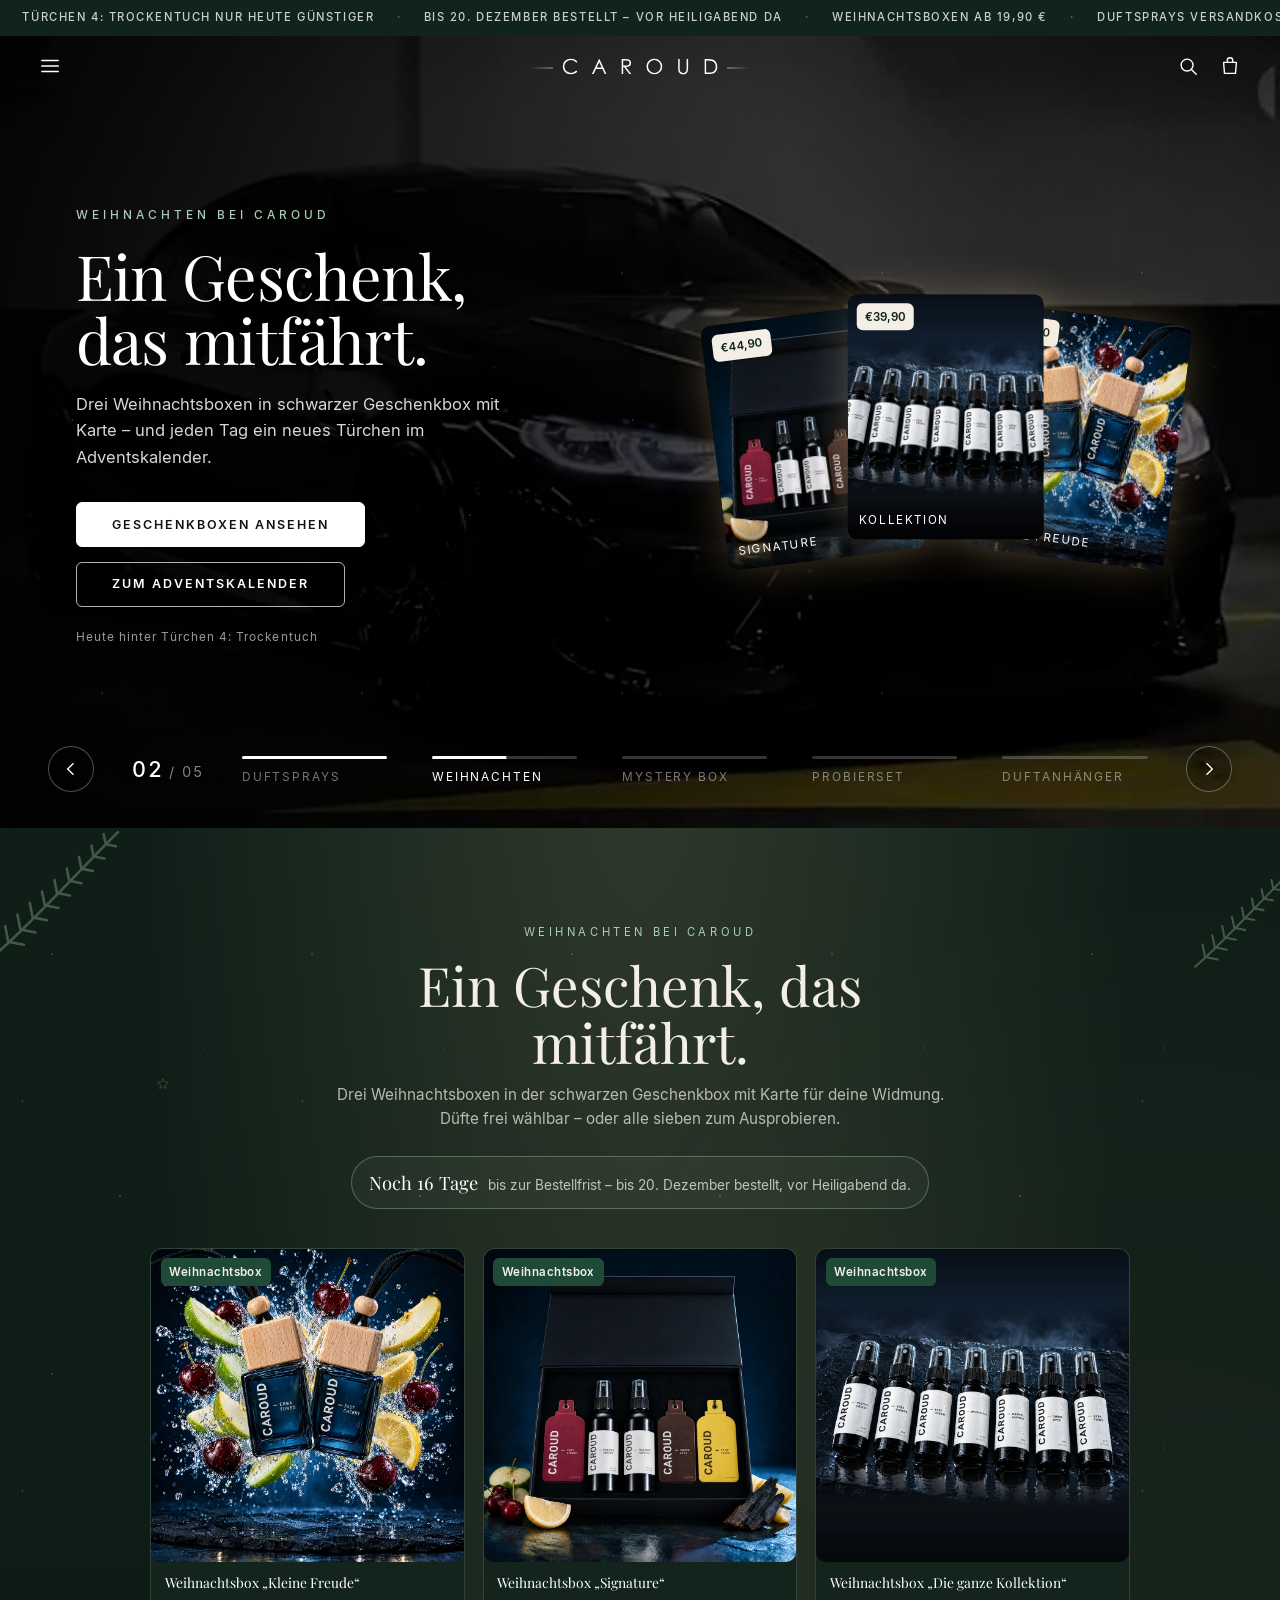
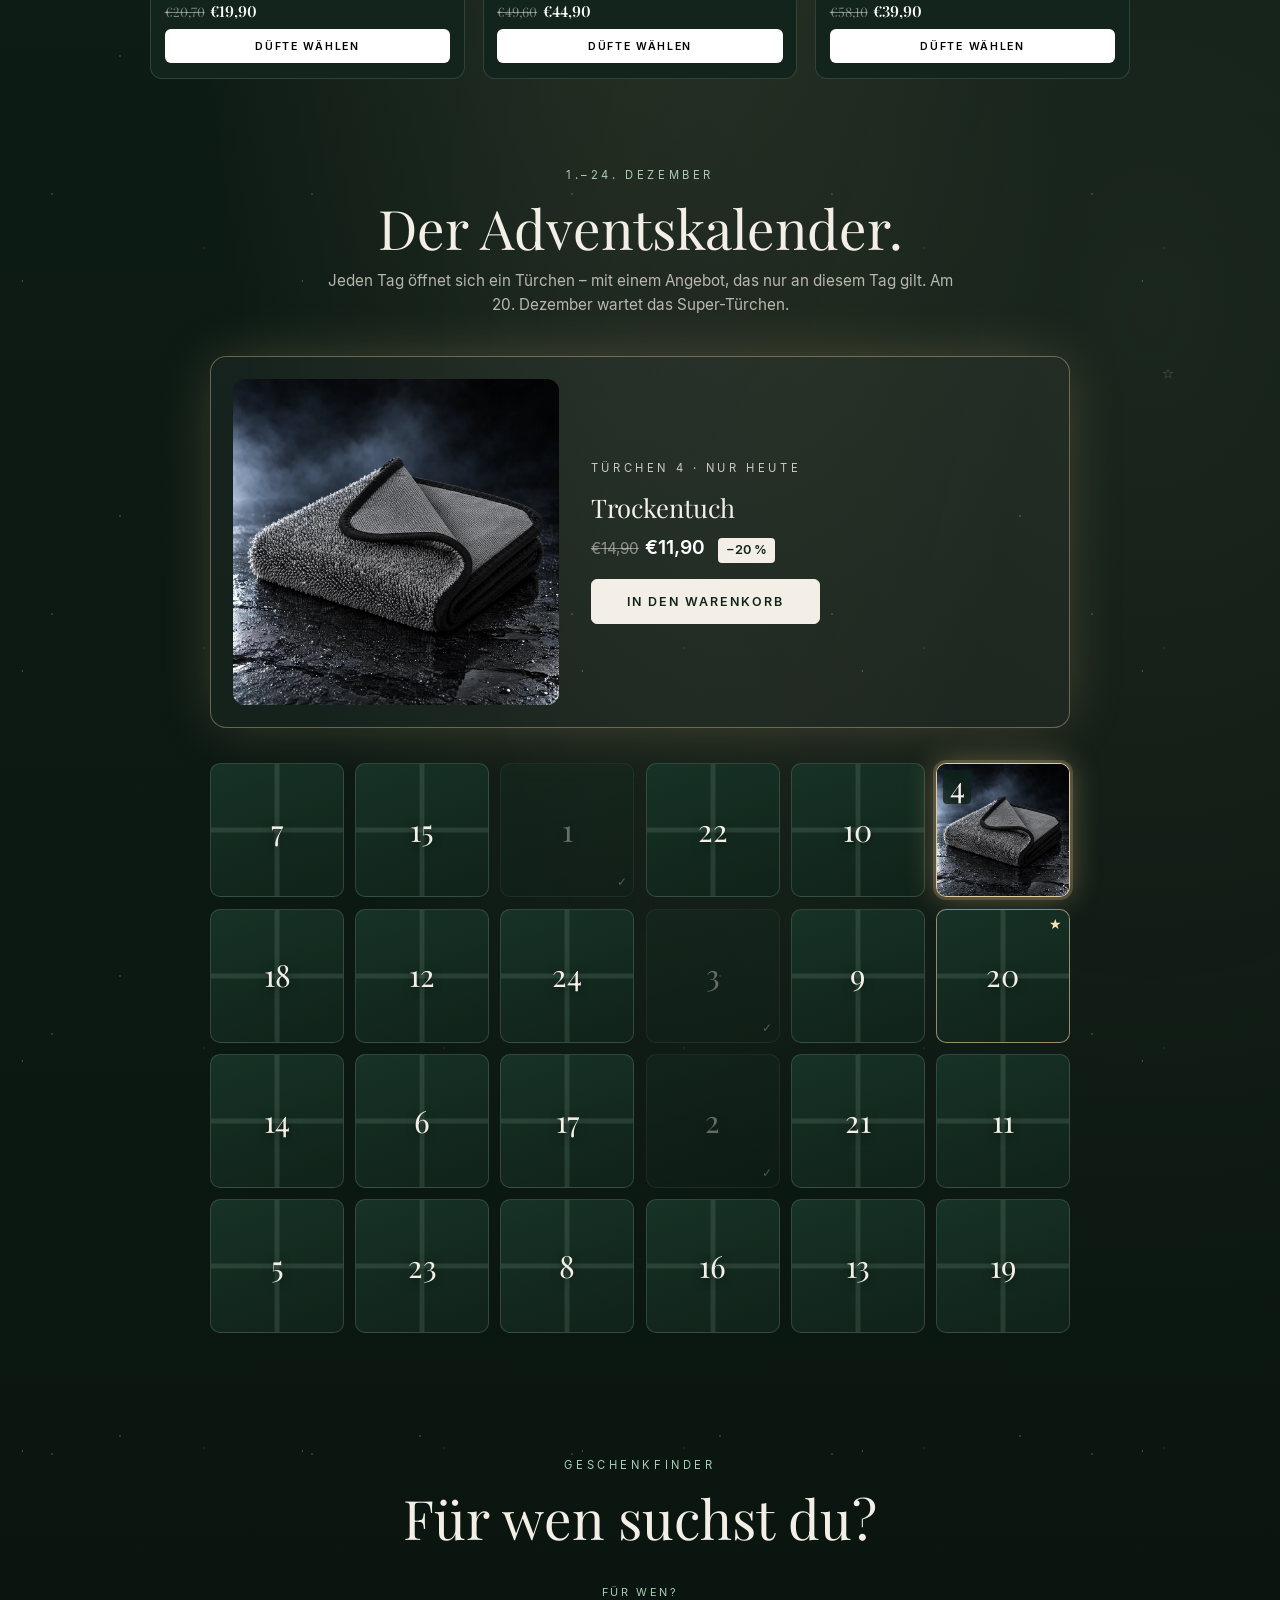
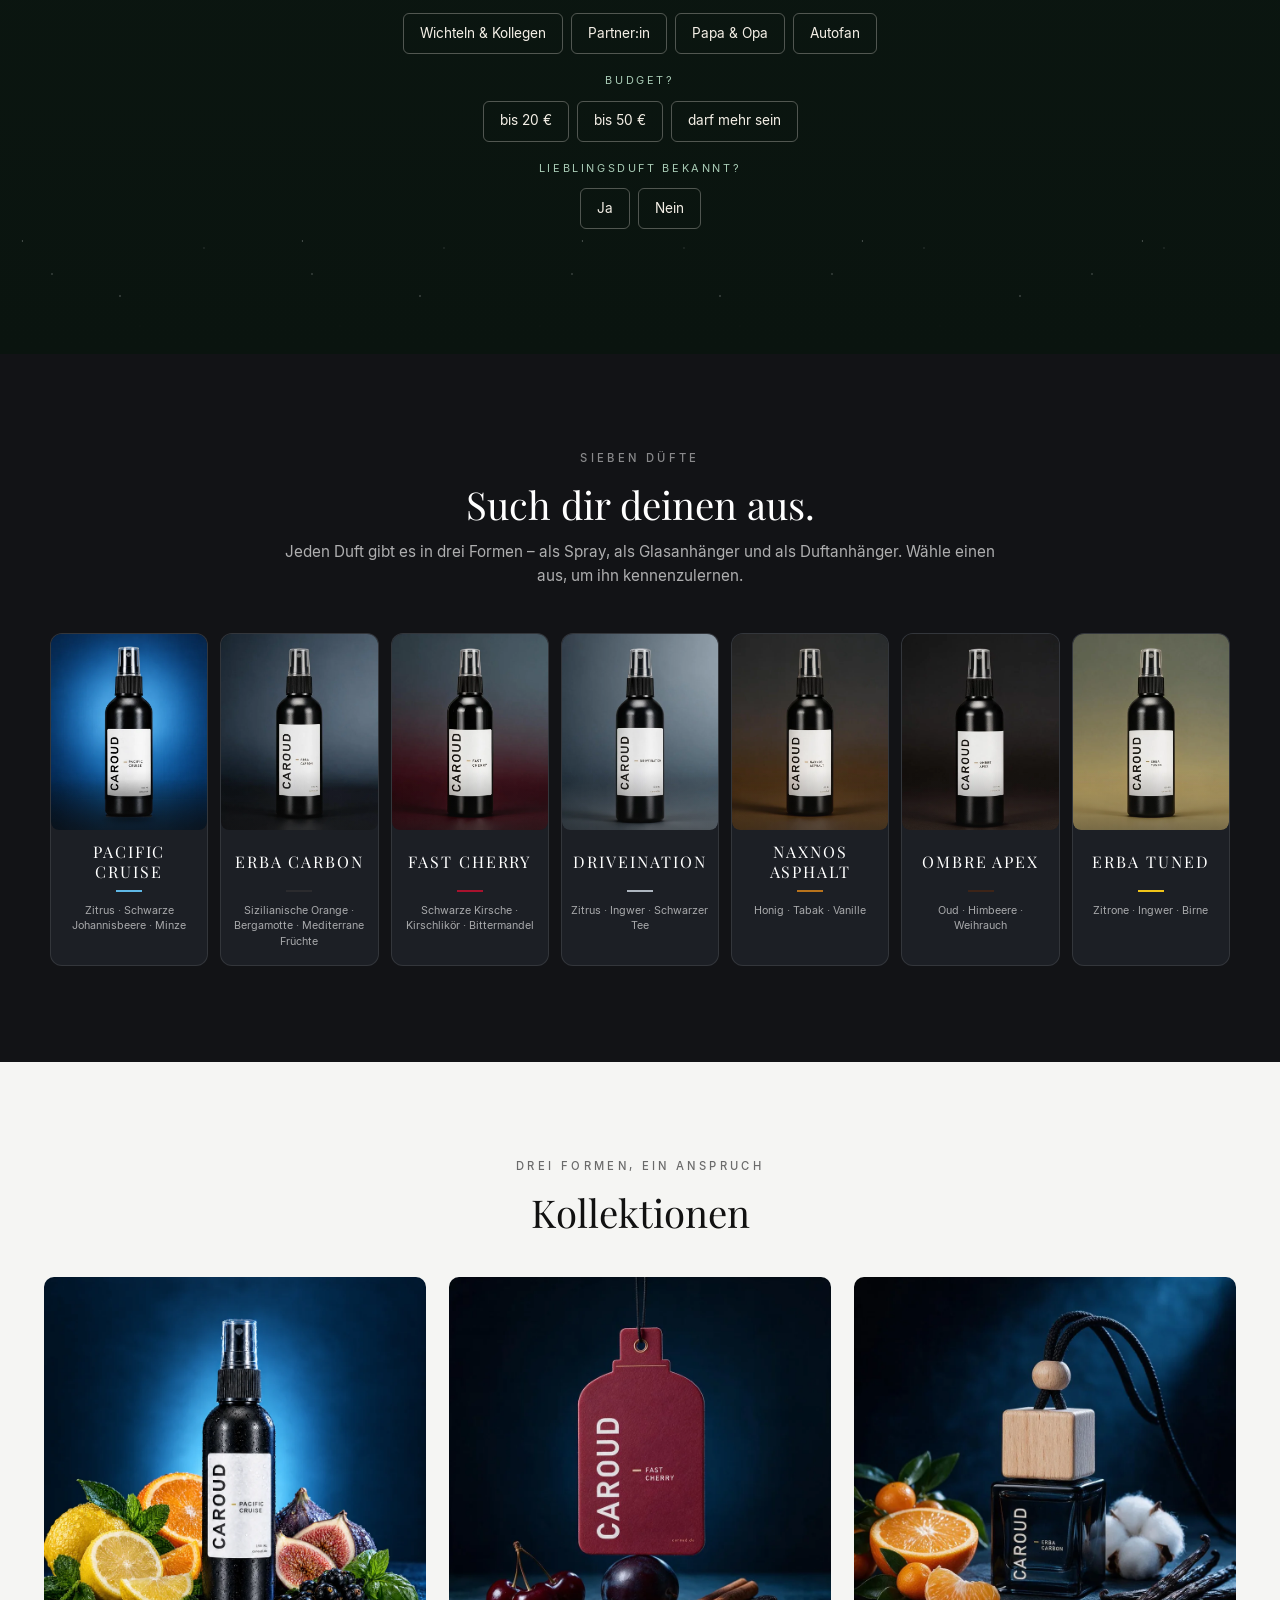
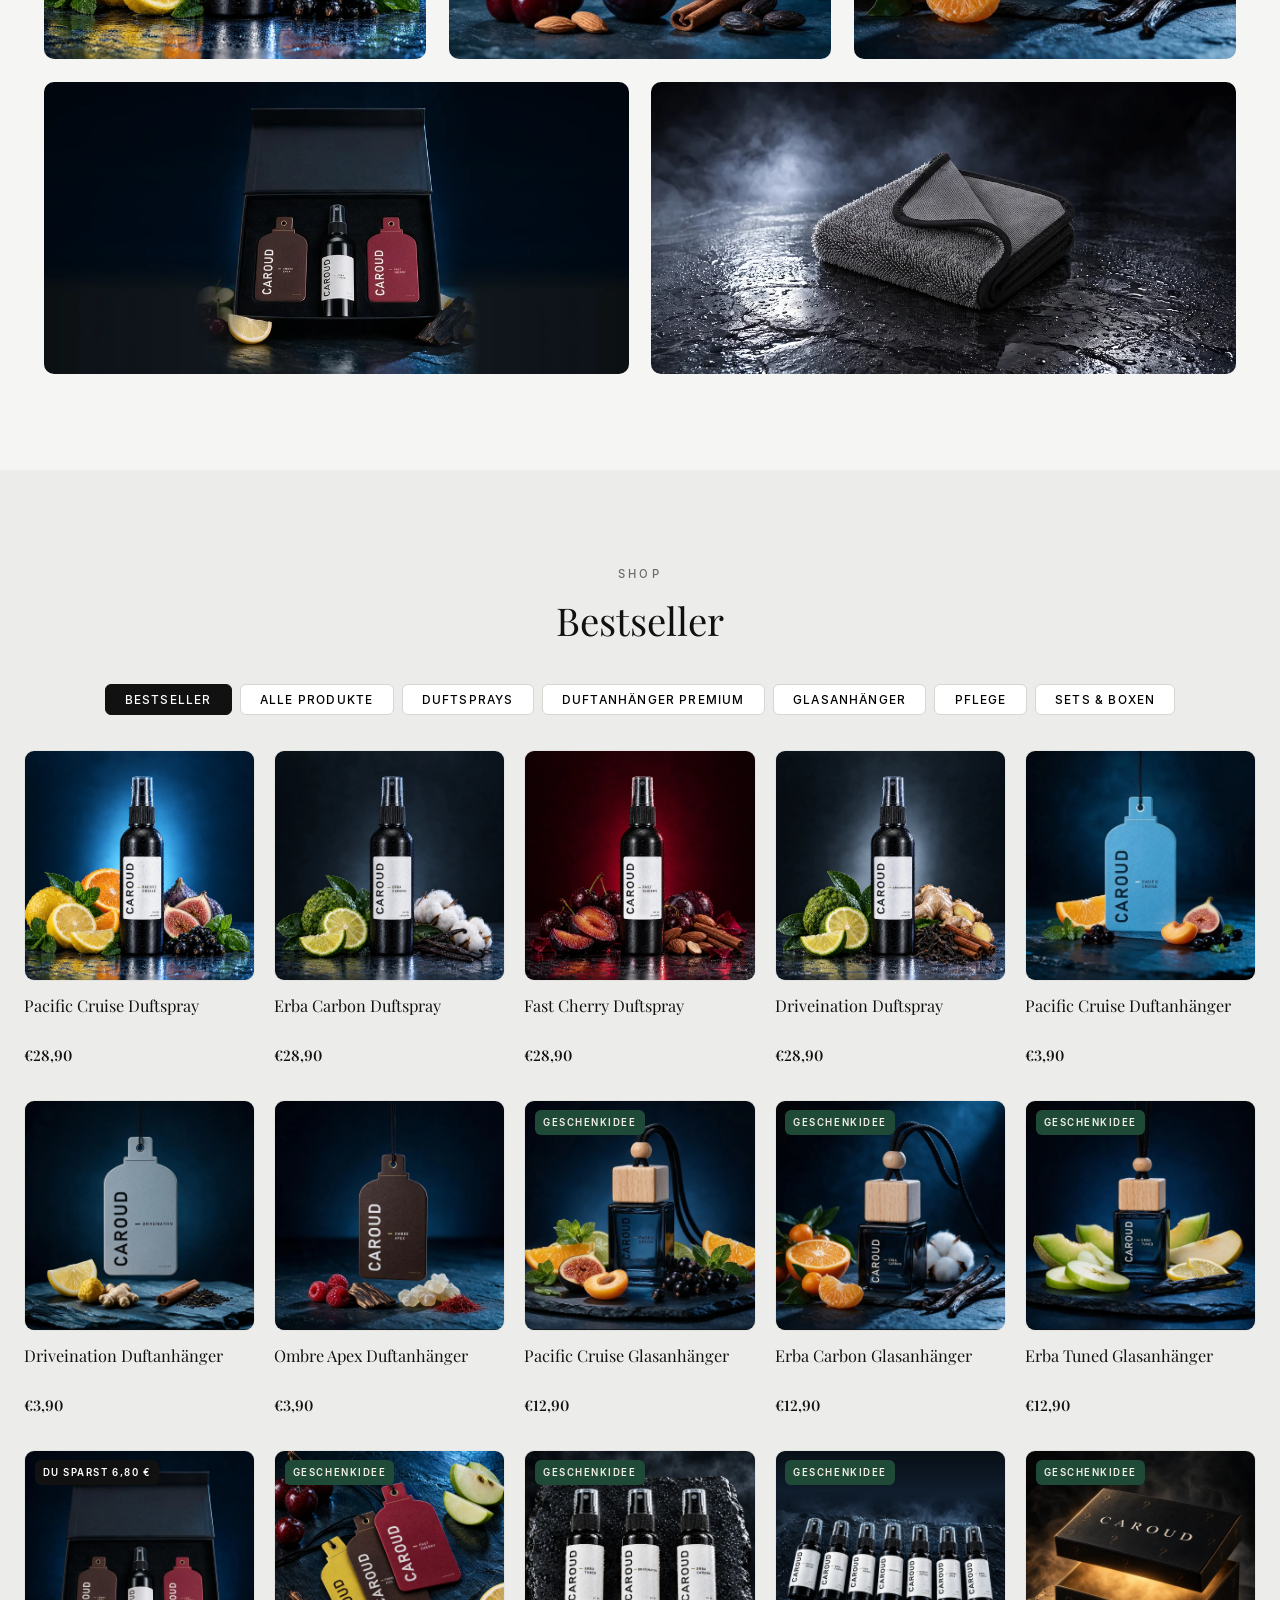
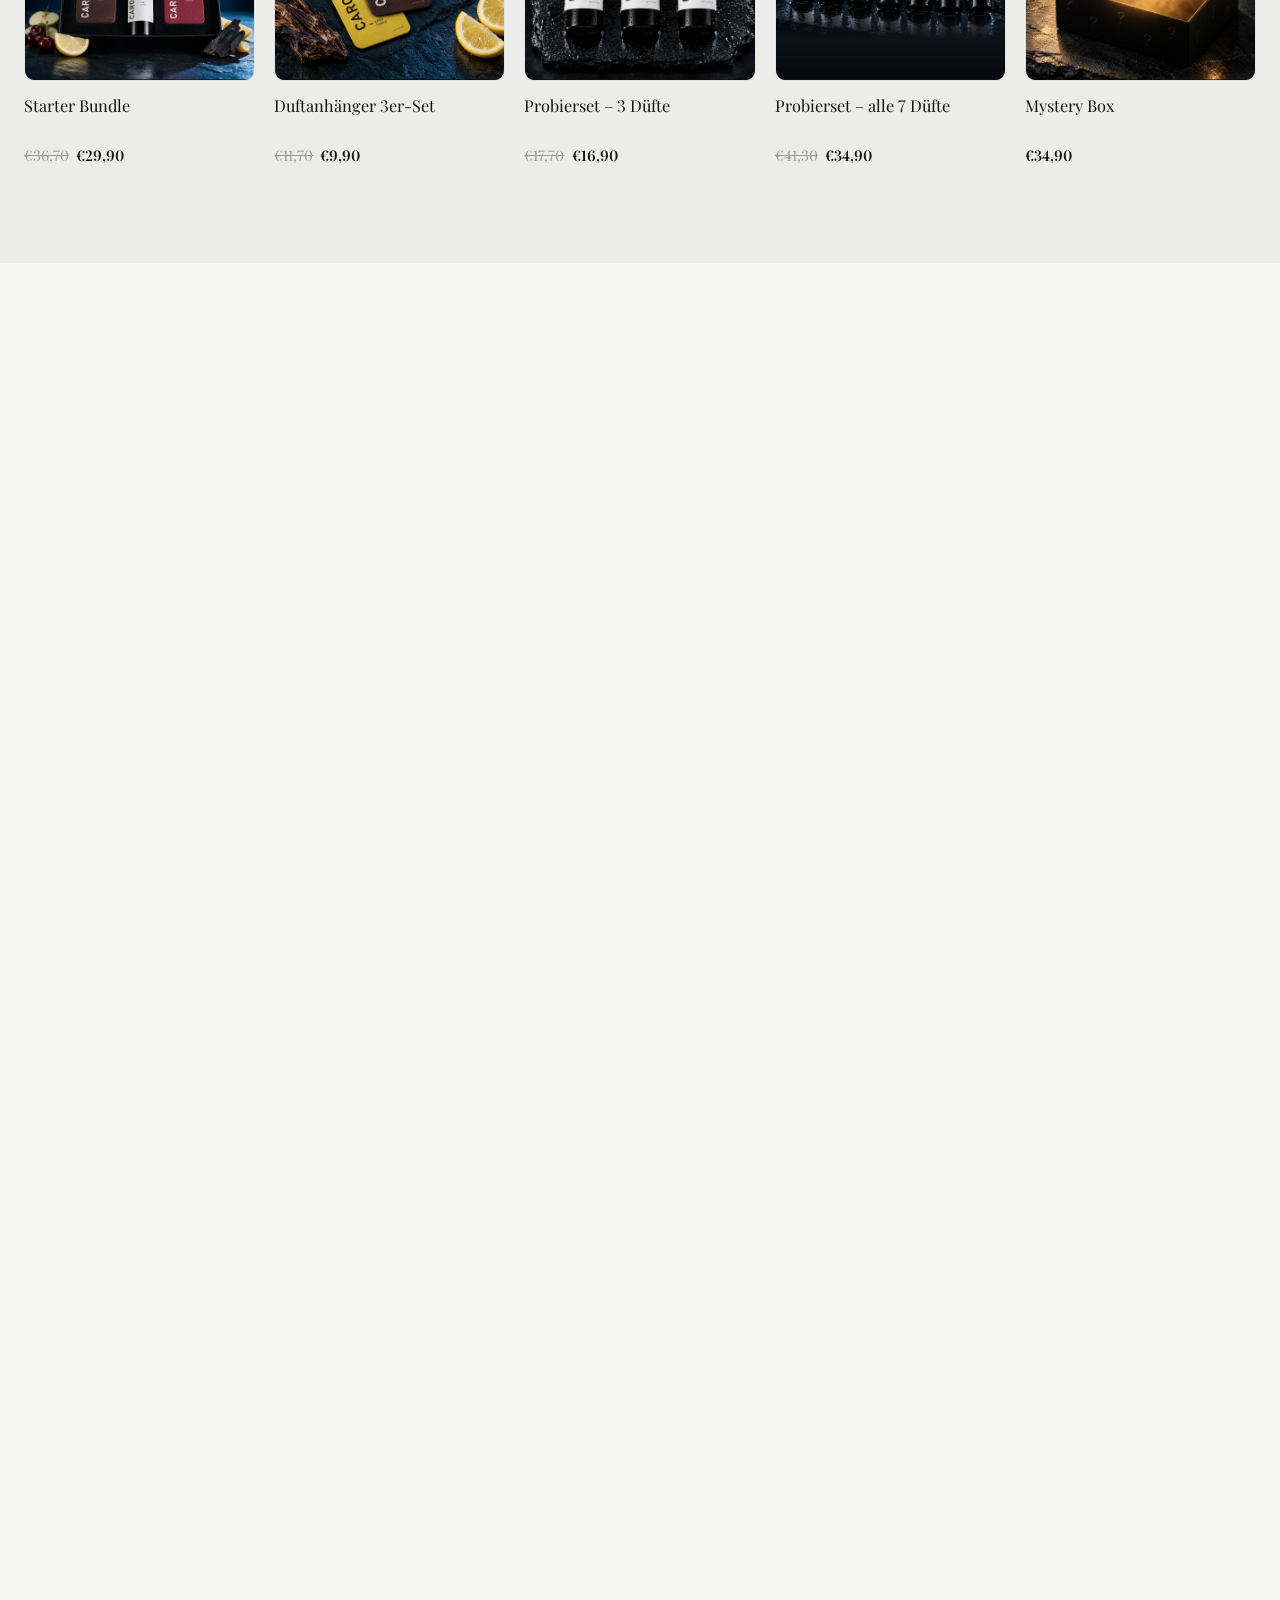
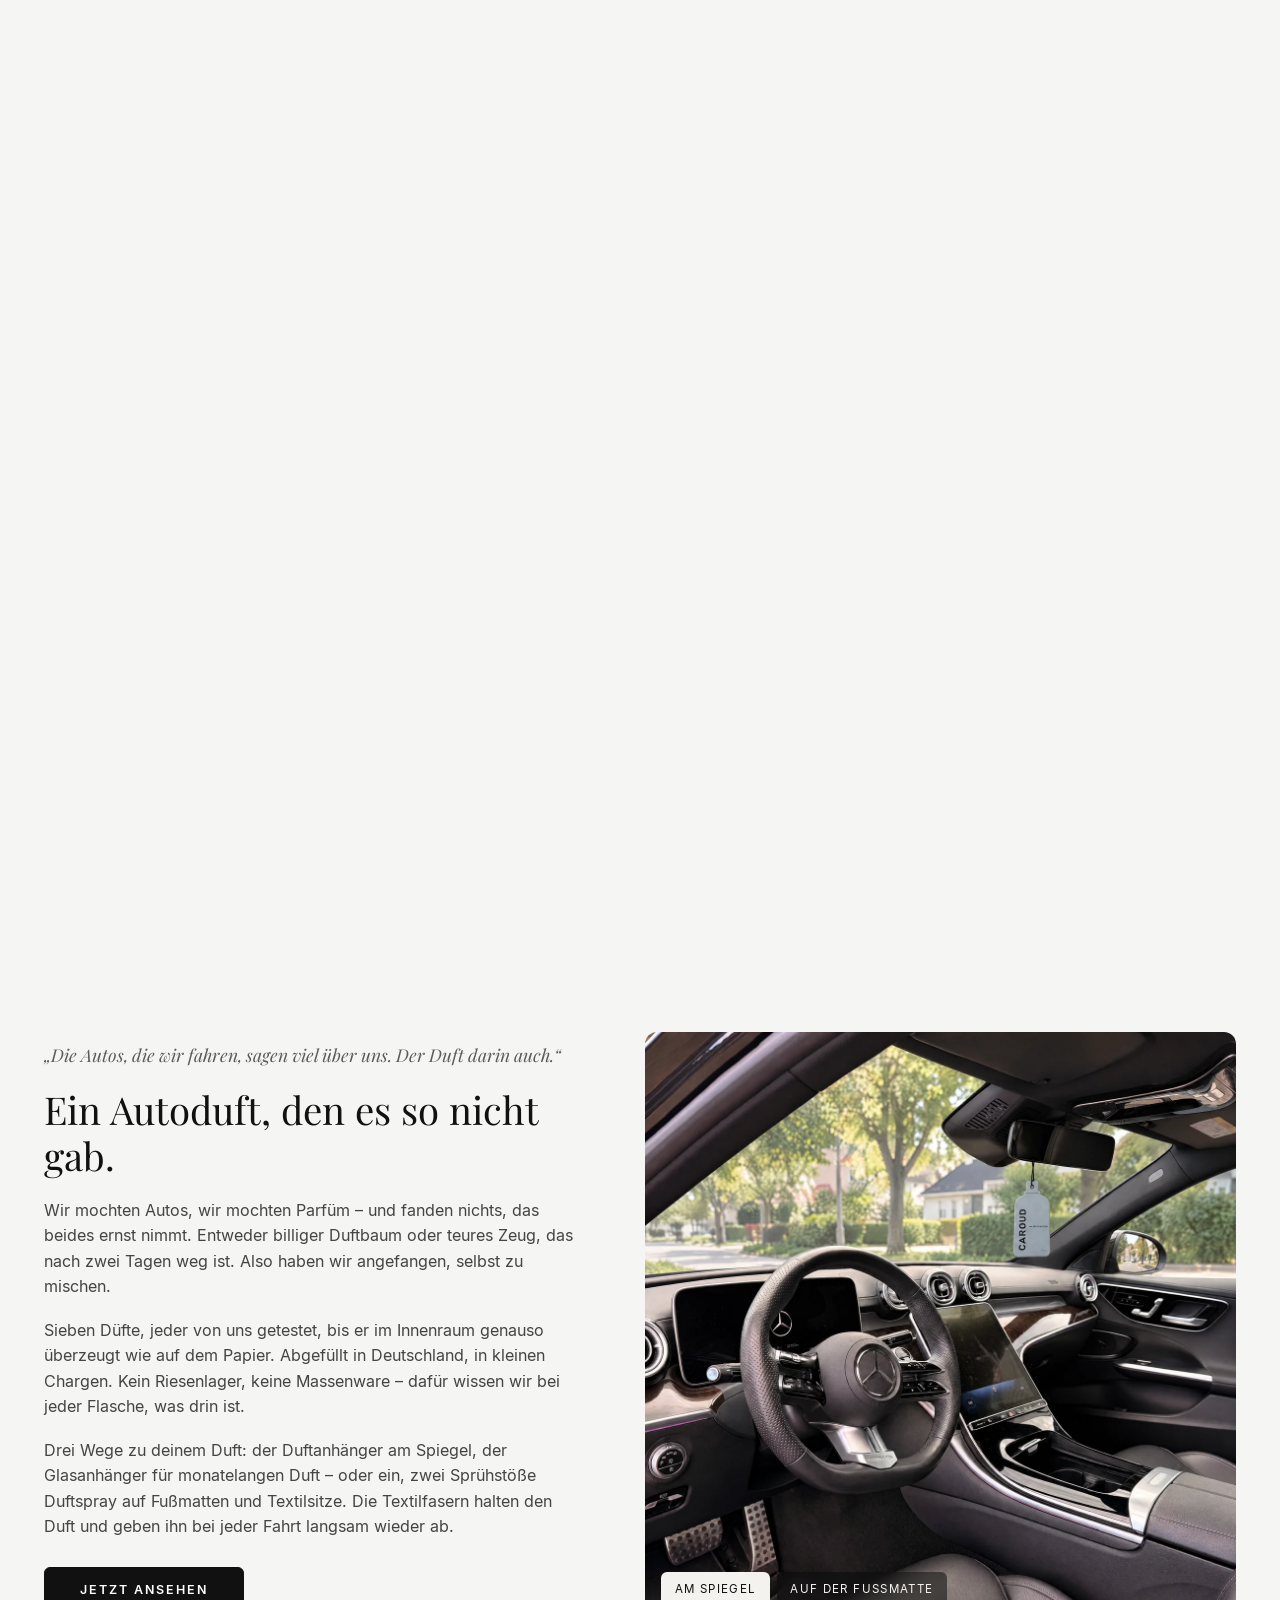
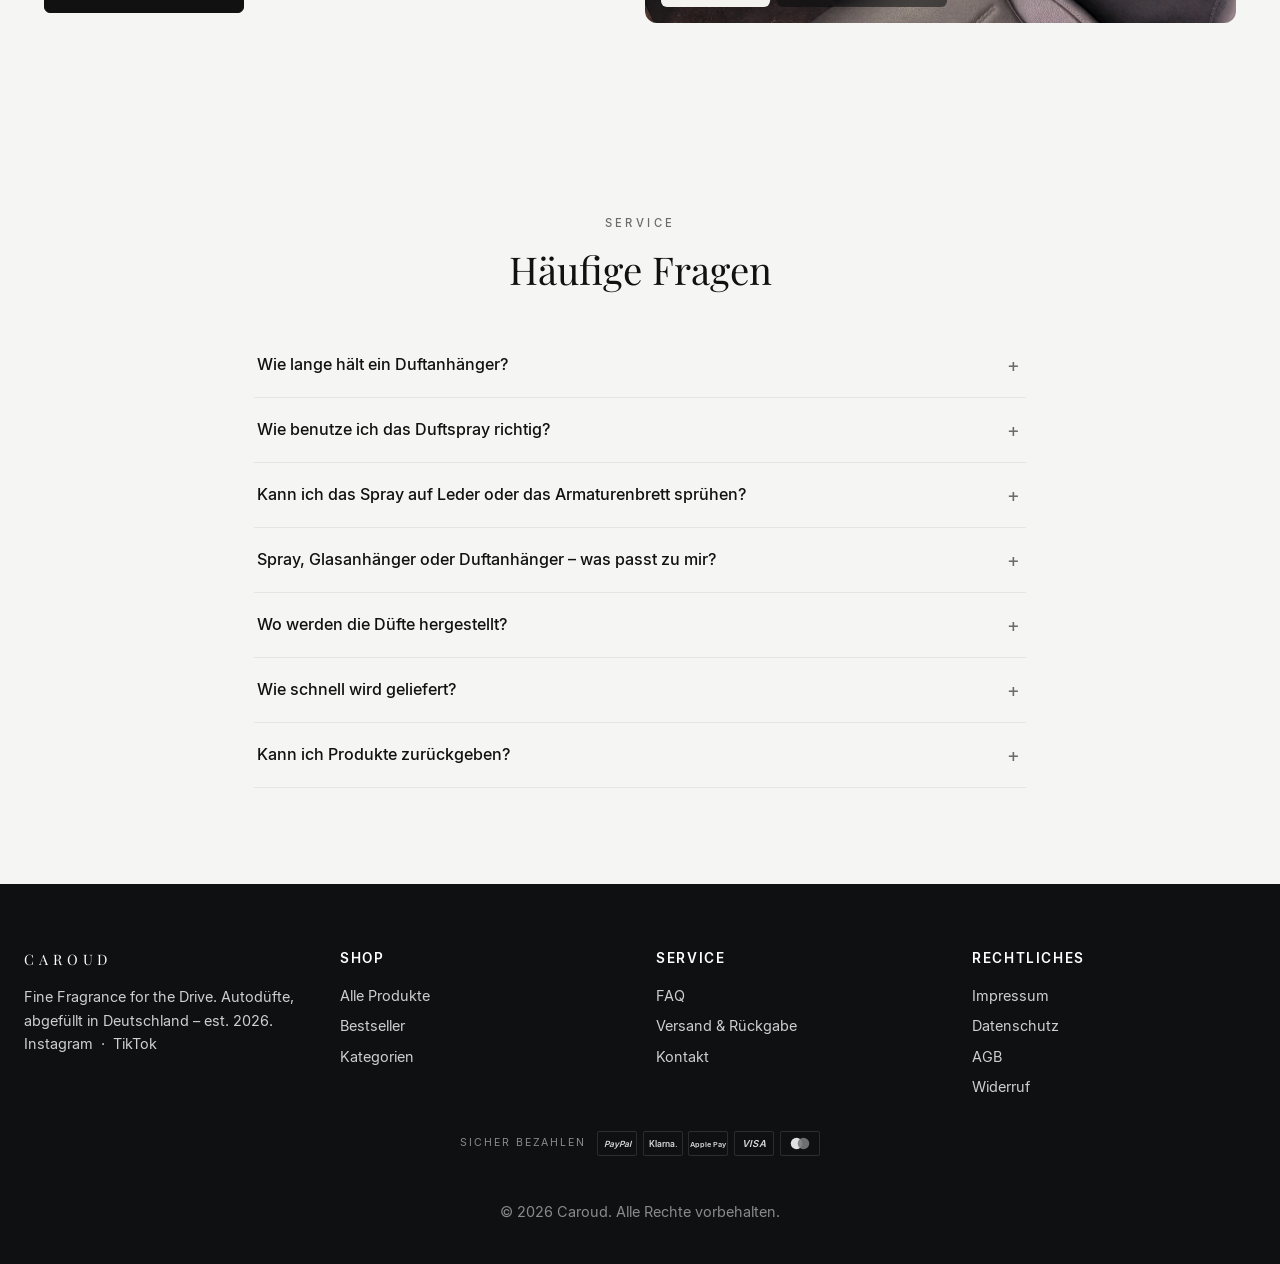
<file: index.html>
<!DOCTYPE html>
<html lang="de">
<head>
  <meta charset="UTF-8">
  <meta name="viewport" content="width=device-width, initial-scale=1.0">
  <title>Caroud – Premium Autodüfte, Duftsprays, Glasanhänger &amp; Duftanhänger</title>
  <meta name="description" content="Caroud – Premium Autodüfte im edlen Design: Duftsprays, Glasanhänger mit 8 ml Duftöl und Duftanhänger. Fine Fragrance for the Drive. Duftsprays versandkostenfrei, 30 Tage Rückgabe.">
  <meta name="theme-color" content="#121316">
  <link rel="canonical" href="https://caroud.de/">

  <!-- Open Graph (Facebook, WhatsApp, Discord, LinkedIn) -->
  <meta property="og:type" content="website">
  <meta property="og:site_name" content="Caroud">
  <meta property="og:locale" content="de_DE">
  <meta property="og:url" content="https://caroud.de/">
  <meta property="og:title" content="Caroud – Parfüm für dein Auto">
  <meta property="og:description" content="Sieben Düfte als Duftspray, Glasanhänger und Duftanhänger. Fine Fragrance for the Drive – Duftsprays versandkostenfrei.">
  <meta property="og:image" content="https://caroud.de/img/og-image.jpg?v=5">
  <meta property="og:image:type" content="image/jpeg">
  <meta property="og:image:width" content="1200">
  <meta property="og:image:height" content="630">
  <meta property="og:image:alt" content="Caroud – Fine Fragrance for the Drive">

  <!-- Twitter / X Card -->
  <meta name="twitter:card" content="summary_large_image">
  <meta name="twitter:title" content="Caroud – Parfüm für dein Auto">
  <meta name="twitter:description" content="Sieben Düfte als Duftspray, Glasanhänger und Duftanhänger. Duftsprays versandkostenfrei.">
  <meta name="twitter:image" content="https://caroud.de/img/og-image.jpg?v=5">

  <link rel="icon" type="image/png" href="img/favicon.png?v=2">
  <!-- Überschriftenschrift vorladen, damit der Hero-Titel nicht erst in Georgia aufblitzt -->
  <link rel="preload" href="fonts/playfair-400.woff2" as="font" type="font/woff2" crossorigin>
  <link rel="preload" href="fonts/inter-400.woff" as="font" type="font/woff" crossorigin>
  <link rel="stylesheet" href="css/style.css?v=111">

  <!-- Strukturierte Daten für Google. Produkt-Markup fehlt bewusst,
       solange keine echten Preise hinterlegt sind. -->
  <script type="application/ld+json">
  {
    "@context": "https://schema.org",
    "@graph": [
      {
        "@type": "Organization",
        "@id": "https://caroud.de/#organisation",
        "name": "Caroud",
        "url": "https://caroud.de/",
        "logo": "https://caroud.de/img/logo-caroud.png",
        "image": "https://caroud.de/img/og-image.jpg?v=5",
        "slogan": "Fine Fragrance for the Drive",
        "description": "Premium-Autodüfte aus Deutschland: Duftsprays, Glasanhänger und Duftanhänger.",
        "address": {
          "@type": "PostalAddress",
          "streetAddress": "Bochumer Straße 318",
          "postalCode": "46282",
          "addressLocality": "Dorsten",
          "addressCountry": "DE"
        }
      },
      {
        "@type": "WebSite",
        "@id": "https://caroud.de/#website",
        "url": "https://caroud.de/",
        "name": "Caroud",
        "inLanguage": "de-DE",
        "publisher": { "@id": "https://caroud.de/#organisation" }
      }
    ]
  }
  </script>
  <!-- Launch-Sperre mit Countdown bis 15.10.2026, 18 Uhr (danach automatisch offen) -->
  <script src="js/zugang.js?v=2"></script>
  <script src="js/launch.js?v=2"></script>
</head>
<body>

  <!-- Ladebildschirm (Sprühstoß) -->
  <div class="preloader" id="preloader" aria-hidden="true">
    <div class="preloader-glow"></div>
    <div class="preloader-inner" id="preloaderInner">
      <div class="preloader-bottle">
        <!-- Echte Flasche (gleicher Freisteller wie im Hero) statt gezeichneter Grafik -->
        <img id="sprayHead" src="img/hero-flasche.webp?v=4" alt="" width="503" height="1680" decoding="async">
        <div class="spray-origin" id="sprayOrigin"></div>
      </div>
      <div class="preloader-word">
        <img src="img/logo-weiss.svg?v=1" alt="Caroud" width="1150" height="89">
      </div>
      <p class="preloader-tag">Fine&nbsp;Fragrance&nbsp;for&nbsp;the&nbsp;Drive</p>
    </div>
    <div class="mist" id="mist"></div>
  </div>
  <script>
// Notfall: Wenn irgendein Skript abstürzt, bleibt die Seite trotzdem sichtbar
window.addEventListener("error", function () { document.documentElement.classList.add("js-fehler"); });
setTimeout(function () { if (!window.CAROUD_BEREIT) document.documentElement.classList.add("js-fehler"); }, 5000);
  </script>
  <script>
(function () {
// ---------- Ladebildschirm: Sprühstoß-Übergang ----------

// Der Vorhang läuft nur beim ersten Aufruf pro Sitzung. Wer zurückkommt oder
// die Seite neu lädt, soll nicht jedes Mal warten müssen.
const preloader = document.getElementById("preloader");
let introGesehen = false;
try {
  introGesehen = sessionStorage.getItem("caroud-intro") === "1";
  sessionStorage.setItem("caroud-intro", "1");
} catch (_) { /* privater Modus: dann eben jedes Mal */ }

if (preloader && introGesehen) preloader.remove();

if (preloader && !introGesehen) {
  document.body.style.overflow = "hidden";
  const mist = document.getElementById("mist");
  const origin = document.getElementById("sprayOrigin");
  const inner = document.getElementById("preloaderInner");
  let finished = false;

  const finish = () => {
    if (finished) return;
    finished = true;
    document.body.style.overflow = "";
    preloader.remove();
  };

  const burst = (count) => {
    const rect = origin.getBoundingClientRect();
    const ox = rect.left, oy = rect.top;
    for (let i = 0; i < count; i++) {
      const d = document.createElement("div");
      d.className = "spray-particle";
      const size = 2 + Math.random() * 4;
      d.style.width = d.style.height = size + "px";
      d.style.left = ox + "px";
      d.style.top = oy + "px";
      preloader.appendChild(d);
      const angle = (-30 + Math.random() * 60) * (Math.PI / 180); // Kegel nach rechts
      const dist = 70 + Math.random() * 190;
      const dx = Math.cos(angle) * dist;
      const dy = Math.sin(angle) * dist - 12;
      d.animate(
        [
          { transform: "translate(0,0) scale(1)", opacity: 0.95 },
          { transform: `translate(${dx}px, ${dy}px) scale(${0.4 + Math.random() * 0.6})`, opacity: 0 },
        ],
        { duration: 550 + Math.random() * 350, easing: "cubic-bezier(0.15, 0.6, 0.4, 1)", fill: "forwards" }
      );
    }
  };

  // Ablauf: Flakon erscheint -> Kopf drückt -> Sprühstoß -> Nebel füllt Bildschirm -> lichtet sich
  setTimeout(() => document.getElementById("sprayHead").classList.add("pressed"), 420);
  setTimeout(() => {
    document.getElementById("sprayHead").classList.remove("pressed");
    burst(22);
  }, 520);
  setTimeout(() => burst(16), 640);

  setTimeout(() => {
    const rect = origin.getBoundingClientRect();
    mist.style.left = rect.left - 35 + "px";
    mist.style.top = rect.top - 35 + "px";
    const cover = Math.ceil((Math.hypot(window.innerWidth, window.innerHeight) * 2) / 70);
    mist.animate(
      [
        { transform: "scale(0)", opacity: 0.6 },
        { transform: `scale(${cover})`, opacity: 1 },
      ],
      { duration: 620, easing: "ease-in", fill: "forwards" }
    );
  }, 600);

  // Sobald der Nebel deckt: Hintergrund freigeben, dann Nebel auflösen
  setTimeout(() => {
    preloader.style.background = "transparent";
    inner.style.opacity = "0";
    preloader.querySelector(".preloader-glow").style.display = "none";
    mist.animate([{ opacity: 1 }, { opacity: 0 }], {
      duration: 600, easing: "ease-out", fill: "forwards",
    });
  }, 1250);

  setTimeout(finish, 1900);
  setTimeout(finish, 3000); // Sicherheitsnetz
}
})();
  </script>

  <!-- Leiste + Header scrollen als Block mit (Sticky-Wrapper) -->
  <div class="top-sticky">
  <!-- Ankündigungsleiste: eine ruhige Botschaft -->
  <div class="announcement-bar">
    <span class="announce-msg is-on">Duftsprays versandkostenfrei&nbsp;· Abgefüllt in Deutschland&nbsp;· 30 Tage Rückgabe</span>
  </div>

  <!-- Header -->
  <header class="site-header" id="siteHeader">
    <button class="icon-btn menu-toggle" aria-label="Menü öffnen">
      <svg viewBox="0 0 24 24"><path d="M3 6h18M3 12h18M3 18h18" stroke="currentColor" stroke-width="1.5" fill="none" stroke-linecap="round"/></svg>
    </button>

    <!-- Nur am Desktop: die Kategorien direkt im Kopf statt hinter dem Burger -->
    <nav class="head-nav" aria-label="Kategorien">
      <a href="#duefte">Düfte</a>
      <a href="#produkte" data-filter="Duftsprays">Sprays</a>
      <a href="#produkte" data-filter="Duftanhänger Premium">Anhänger</a>
      <a href="#produkte" data-filter="Glasanhänger">Glasanhänger</a>
      <a href="#produkte" data-filter="Pflege">Pflege</a>
      <a href="#produkte" data-filter="Sets &amp; Boxen">Sets &amp; Boxen</a>
    </nav>

    <a href="#top" class="logo"><img src="img/logo-weiss.svg?v=1" alt="Caroud"></a>

    <div class="header-actions">
      <button class="icon-btn search-toggle" aria-label="Suche">
        <svg viewBox="0 0 24 24"><circle cx="11" cy="11" r="6.5" stroke="currentColor" stroke-width="1.5" fill="none"/><path d="M16 16l5 5" stroke="currentColor" stroke-width="1.5" stroke-linecap="round"/></svg>
      </button>
      <button class="icon-btn cart-toggle" aria-label="Warenkorb">
        <svg viewBox="0 0 24 24"><path d="M5 8h14l-1 12H6L5 8z" stroke="currentColor" stroke-width="1.5" fill="none" stroke-linejoin="round"/><path d="M9 8V6a3 3 0 0 1 6 0v2" stroke="currentColor" stroke-width="1.5" fill="none"/></svg>
        <span class="cart-count" hidden>0</span>
      </button>
    </div>
  </header>
  </div>

  <!-- Seitenmenü (Drawer links) -->
  <div class="drawer-overlay" data-overlay="menu" hidden></div>
  <nav class="drawer drawer-left" id="menuDrawer" aria-label="Hauptmenü">
    <button class="icon-btn drawer-close" data-close="menu" aria-label="Menü schließen">
      <svg viewBox="0 0 24 24"><path d="M6 6l12 12M18 6L6 18" stroke="currentColor" stroke-width="1.5" stroke-linecap="round"/></svg>
    </button>
    <ul class="menu-list">
      <li><a href="#duefte">Die sieben Düfte</a></li>
      <li><a href="#produkte" data-filter="alle">Alle Produkte</a></li>
      <li><a href="#produkte" data-filter="bestseller">Bestseller</a></li>
      <li><a href="#produkte" data-filter="Duftsprays">Duftsprays</a></li>
      <li><a href="#produkte" data-filter="Duftanhänger Premium">Duftanhänger Premium</a></li>
      <li><a href="#produkte" data-filter="Glasanhänger">Glasanhänger</a></li>
      <li><a href="#produkte" data-filter="Pflege">Pflege</a></li>
      <li><a href="#produkte" data-filter="Sets &amp; Boxen">Sets &amp; Boxen</a></li>
      <li><a href="#ueber">Über uns</a></li>
    </ul>
    <p class="menu-note">est. 2026 – Premium Autodüfte</p>
  </nav>

  <!-- Warenkorb (Drawer rechts) -->
  <div class="drawer-overlay" data-overlay="cart" hidden></div>
  <aside class="drawer drawer-right" id="cartDrawer" aria-label="Warenkorb">
    <div class="cart-head">
      <h3>Warenkorb</h3>
      <button class="icon-btn" data-close="cart" aria-label="Warenkorb schließen">
        <svg viewBox="0 0 24 24"><path d="M6 6l12 12M18 6L6 18" stroke="currentColor" stroke-width="1.5" stroke-linecap="round"/></svg>
      </button>
    </div>

    <div class="shipping-progress">
      <p class="shipping-text" id="shippingText"></p>
      <div class="shipping-bar"><div class="shipping-fill" id="shippingFill"></div></div>
    </div>

    <div class="cart-items" id="cartItems"></div>

    <div class="cart-upsell" id="upsellBox" hidden>
      <p class="upsell-head">Passt dazu</p>
      <p class="upsell-sub">Günstiger als einzeln – nur hier im Warenkorb.</p>
      <div class="upsell-row" id="upsellRow"></div>
    </div>

    <div class="cart-foot">
      <div class="cart-subtotal">
        <span>Zwischensumme</span>
        <strong id="cartSubtotal">€0,00</strong>
      </div>
      <div class="cart-subtotal cart-line">
        <span>Versand</span>
        <span id="cartShipping">–</span>
      </div>
      <div class="cart-subtotal cart-total">
        <span>Gesamt</span>
        <strong id="cartTotal">€0,00</strong>
      </div>
      <p class="cart-hint">Inkl. MwSt. · Duftsprays versandkostenfrei · sonst 3,90 €, ab 40 € frei</p>
      <button class="btn btn-dark btn-block" id="checkoutBtn">Zur Kasse</button>
    </div>
  </aside>

  <!-- Suche (Overlay) -->
  <div class="search-overlay" id="searchOverlay" hidden>
    <div class="search-box">
      <div class="search-row">
        <svg viewBox="0 0 24 24" class="search-icon"><circle cx="11" cy="11" r="6.5" stroke="currentColor" stroke-width="1.5" fill="none"/><path d="M16 16l5 5" stroke="currentColor" stroke-width="1.5" stroke-linecap="round"/></svg>
        <input type="text" id="searchInput" placeholder="Wonach suchst du? z. B. Driveination…" autocomplete="off">
        <button class="icon-btn" data-close="search" aria-label="Suche schließen">
          <svg viewBox="0 0 24 24"><path d="M6 6l12 12M18 6L6 18" stroke="currentColor" stroke-width="1.5" stroke-linecap="round"/></svg>
        </button>
      </div>
      <div class="search-results" id="searchResults"></div>
    </div>
  </div>

  <!-- Hero -->
  <section class="hero" id="top">
    <video class="hero-video" src="img/hero-video.mp4" poster="img/hero-poster.jpg"
           autoplay muted loop playsinline preload="metadata" aria-hidden="true"></video>
    <div class="hero-inner">
      <div class="hero-text">
        <p class="hero-kicker">Fine Fragrance for the Drive</p>
        <h1 class="hero-title">Parfüm für<br>dein Auto.</h1>
        <p class="hero-sub">
          Sieben Düfte, entwickelt für den Innenraum – als Spray, als Glasanhänger
          mit 8 ml Duftöl und als Duftanhänger für den Rückspiegel.
        </p>
        <div class="hero-cta">
          <a href="#produkte" class="btn btn-gold">Düfte entdecken</a>
          <a href="#duefte" class="btn btn-outline">Die sieben Düfte</a>
        </div>
        <p class="hero-note">Duftsprays versandkostenfrei&nbsp;· Versand in&nbsp;24&nbsp;h&nbsp;· Abgefüllt in Deutschland</p>
      </div>
      <div class="hero-produkt" id="heroArt" aria-hidden="true"></div>
    </div>
  </section>

  <!-- Aktionen (Halloween Week, Black Week): erscheint nur im Aktionszeitraum (siehe AKTIONEN in products.js) -->
  <section class="bf-band" id="angebote" hidden>
    <div class="bf-inner">
      <div class="bf-kopf">
        <p class="bf-kicker">Black Week · 23.–30. November</p>
        <h2 class="bf-title">Black Friday bei Caroud.</h2>
        <p class="bf-copy">Acht Angebote, eine Woche. Nur solange der Vorrat reicht – und ab 40 € versandkostenfrei.</p>
        <div class="bf-countdown" data-bf-countdown aria-live="polite"></div>
      </div>
      <div class="bf-grid" data-bf-grid></div>
    </div>
  </section>

  <!-- Weihnachten (1.–26. Dezember): Geschenkboxen, Adventskalender, Geschenkfinder – wird von main.js gefüllt -->
  <section class="xm-band" id="weihnachten" hidden></section>

  <!-- Die sieben Düfte -->
  <!-- Eigene Produktseite: wird per Hash-Route #p/<id> gefuellt und eingeblendet -->
  <section class="produkt-page" id="produktPage" hidden></section>

  <section class="scent-band reveal" id="duefte">
    <div class="scent-head">
      <p class="section-kicker">Sieben Düfte</p>
      <h2 class="section-title">Such dir deinen aus.</h2>
      <p class="scent-intro">
        Jeden Duft gibt es in drei Formen – als Spray, als Glasanhänger und als Duftanhänger.
        Wähle einen aus, um ihn kennenzulernen.
      </p>
    </div>
    <div class="scent-grid" id="scentGrid"></div>
  </section>

  <!-- Kollektionen -->
  <section class="section reveal" id="kategorien">
    <p class="section-kicker">Drei Formen, ein Anspruch</p>
    <h2 class="section-title">Kollektionen</h2>
    <div class="koll-grid">
      <button class="koll-tile" type="button" data-koll="Duftsprays">
        <img src="img/kollektion-sprays.webp?v=49" alt="Caroud Duftsprays" width="900" height="900" loading="lazy">
        <span class="koll-inner">
          <span class="koll-kicker">150 ml, für Fußmatten und Textil</span>
          <span class="koll-title">Duftsprays</span>
          <span class="koll-btn">Jetzt entdecken</span>
        </span>
      </button>
      <button class="koll-tile" type="button" data-koll="Duftanhänger Premium">
        <img src="img/kollektion-anhaenger.webp?v=48" alt="Caroud Duftanhänger Premium" width="900" height="900" loading="lazy">
        <span class="koll-inner">
          <span class="koll-kicker">Eigene Form, beidseitig bedruckt</span>
          <span class="koll-title">Duftanhänger Premium</span>
          <span class="koll-btn">Jetzt entdecken</span>
        </span>
      </button>
      <button class="koll-tile" type="button" data-koll="Glasanhänger">
        <img src="img/kollektion-glas.webp?v=49" alt="Caroud Glasanhänger mit 8 ml Duftöl" width="900" height="900" loading="lazy">
        <span class="koll-inner">
          <span class="koll-kicker">8 ml Duftöl im Flakon</span>
          <span class="koll-title">Glasanhänger</span>
          <span class="koll-btn">Jetzt entdecken</span>
        </span>
      </button>
    </div>
    <!-- Zweite Reihe, flacher: Sets & Boxen (Sparpreis) und Pflege -->
    <div class="koll-grid koll-grid-2">
      <button class="koll-tile koll-tile-wide" type="button" data-koll="Sets &amp; Boxen">
        <img src="img/kollektion-bundles.webp?v=49" alt="Caroud Sets und Boxen" width="1000" height="500" loading="lazy">
        <span class="koll-inner">
          <span class="koll-kicker">Sparsets &amp; Geschenkboxen</span>
          <span class="koll-title">Sets &amp; Boxen</span>
          <span class="koll-btn">Jetzt entdecken</span>
        </span>
      </button>
      <button class="koll-tile koll-tile-wide" type="button" data-koll="Pflege">
        <img src="img/kollektion-pflege.webp?v=56" alt="Caroud Pflege" width="1000" height="500" loading="lazy">
        <span class="koll-inner">
          <span class="koll-kicker">Tücher &amp; Zubehör</span>
          <span class="koll-title">Pflege</span>
          <span class="koll-btn">Jetzt entdecken</span>
        </span>
      </button>
    </div>
  </section>

  <!-- Produkte -->
  <section class="section section-alt reveal" id="produkte">
    <p class="section-kicker">Shop</p>
    <h2 class="section-title" id="productTitle">Bestseller</h2>
    <div class="filter-chips" id="filterChips"></div>
    <div class="finder-row">
      <span class="finder-label">Duftrichtung</span>
      <div class="filter-chips finder-chips" id="familyChips"></div>
    </div>
    <div class="product-grid" id="productGrid"></div>
  </section>

  <!-- Welche Form passt? Angaben stammen aus den Etikettentexten und dem FAQ -->
  <section class="section vergleich reveal" id="formen">
    <p class="section-kicker">Welche Form passt zu dir?</p>
    <h2 class="section-title">Spray, Glasanhänger oder Duftanhänger?</h2>
    <p class="vergleich-intro">
      Jeden der sieben Düfte gibt es in allen drei Formen. Der Unterschied liegt darin,
      wie der Duft in den Innenraum kommt.
    </p>
    <!-- Nur am Handy sichtbar: schaltet zwischen den drei Karten -->
    <div class="vergleich-tabs" role="tablist" aria-label="Form wählen">
      <button type="button" class="vtab is-on" data-vtab="0">Spray</button>
      <button type="button" class="vtab" data-vtab="1">Glasanhänger</button>
      <button type="button" class="vtab" data-vtab="2">Anhänger</button>
    </div>
    <div class="vergleich-grid">
      <div class="vergleich-karte is-on">
        <img class="vergleich-foto" src="img/vergleich/spray.webp?v=1" alt="Caroud Duftspray" width="900" height="600" loading="lazy">
        <h3>Duftspray</h3>
        <dl>
          <dt>Wohin</dt><dd>Auf Fußmatten oder Textilsitze – nicht auf Leder, Kunststoff, Displays oder Haut.</dd>
          <dt>Wie</dt><dd>1–2 Sprühstöße, wann immer du magst.</dd>
          <dt>Wirkung</dt><dd>Sofort da und kräftig. Du bestimmst selbst, wie oft und wie viel.</dd>
          <dt>Inhalt</dt><dd>150 ml</dd>
        </dl>
      </div>
      <div class="vergleich-karte">
        <img class="vergleich-foto" src="img/vergleich/glas.webp?v=1" alt="Caroud Glasanhänger" width="900" height="600" loading="lazy">
        <h3>Glasanhänger</h3>
        <dl>
          <dt>Wohin</dt><dd>An den Rückspiegel.</dd>
          <dt>Wie</dt><dd>Aufhängen, Verschluss leicht öffnen – je weiter, desto intensiver.</dd>
          <dt>Wirkung</dt><dd>Gleichmäßig und dosierbar, ohne dass du etwas tun musst.</dd>
          <dt>Inhalt</dt><dd>8 ml Duftöl im Glasflakon, hält mehrere Monate.</dd>
        </dl>
      </div>
      <div class="vergleich-karte">
        <img class="vergleich-foto" src="img/vergleich/haenger.webp?v=1" alt="Caroud Duftanhänger Premium" width="900" height="600" loading="lazy">
        <h3>Duftanhänger Premium</h3>
        <dl>
          <dt>Wohin</dt><dd>An den Rückspiegel.</dd>
          <dt>Form</dt><dd>Eigene Caroud-Form, beidseitig bedruckt.</dd>
          <dt>Wie</dt><dd>Einfach aufhängen – der Duft entfaltet sich von selbst.</dd>
          <dt>Wirkung</dt><dd>Dezent im Hintergrund – der leichteste Einstieg.</dd>
          <dt>Hält</dt><dd>4 bis 8 Wochen, je nach Belüftung und Temperatur.</dd>
        </dl>
      </div>
    </div>
  </section>

  <!-- Einblick in die Boxen: Mystery Box gross, darunter drei weitere Boxen (Preise kommen aus products.js) -->
  <section class="boxen-teaser reveal" id="boxen">
    <div class="boxen-inner">
      <div class="boxen-text">
        <p class="section-kicker">Sets &amp; Boxen</p>
        <h2 class="boxen-title">Die Mystery Box.</h2>
        <p class="boxen-copy">Wir packen, du wirst überrascht. In jeder Box stecken ein Duftspray, ein Glasanhänger, drei
          Duftanhänger und zwei Proben – welche Düfte, verraten wir erst, wenn du sie öffnest. Der perfekte Einstieg in die Kollektion
          und ein Geschenk, das garantiert niemand schon hat.</p>
        <ul class="boxen-fakten">
          <li><strong>50 €+</strong><span>Warenwert</span></li>
          <li><strong>7 Teile</strong><span>Spray, Glas, Anhänger &amp; Proben</span></li>
          <li><strong>?</strong><span>Überraschungsdüfte</span></li>
        </ul>
        <div class="boxen-preis" data-box-preis="mystery-box"></div>
        <div class="boxen-cta">
          <a class="btn btn-light" href="#p/mystery-box">Mystery Box ansehen</a>
          <button class="btn btn-outline" type="button" data-boxen-alle>Alle Boxen &amp; Sets</button>
        </div>
      </div>
      <a class="boxen-bild" href="#p/mystery-box" aria-label="Mystery Box ansehen">
        <img src="img/fotos/mystery-box-2.webp?v=1" alt="Caroud Mystery Box, halb geöffnet" loading="lazy" width="1024" height="1024">
        <span class="boxen-badge">Überraschung</span>
      </a>
    </div>
    <div class="boxen-mehr" data-boxen-mehr></div>
  </section>

  <!-- Vertrauen: direkt unter den Produkten, wo die Kaufentscheidung fällt -->
  <section class="section usp-row reveal">
    <div class="usp">
      <div class="usp-icon" aria-hidden="true">
        <!-- Paket -->
        <svg viewBox="0 0 24 24"><path d="M12 3l8 4.5v9L12 21l-8-4.5v-9L12 3z"/><path d="M4 7.5l8 4.5 8-4.5M12 12v9"/></svg>
      </div>
      <h3>Duftsprays versandkostenfrei</h3>
      <p>Jedes Duftspray geht gratis raus. Alles andere ab 40 € versandkostenfrei, darunter pauschal 3,90 €.</p>
    </div>
    <div class="usp">
      <div class="usp-icon" aria-hidden="true">
        <!-- Lieferwagen -->
        <svg viewBox="0 0 24 24"><path d="M3 7h11v9H3zM14 10h4l3 3v3h-7"/><circle cx="7" cy="17.5" r="1.6"/><circle cx="17" cy="17.5" r="1.6"/></svg>
      </div>
      <h3>Versand in 24 h</h3>
      <p>Werktags bestellt, werktags raus. Aus Deutschland, in die ganze EU.</p>
    </div>
    <div class="usp">
      <div class="usp-icon" aria-hidden="true">
        <!-- Rückgabe -->
        <svg viewBox="0 0 24 24"><path d="M9 6H16a4 4 0 0 1 0 8H5"/><path d="M8 10.5L4.5 14 8 17.5"/></svg>
      </div>
      <h3>30 Tage Rückgabe</h3>
      <p>Doppelt so lange wie gesetzlich: Ungeöffnete Ware kannst du 30 Tage zurückgeben – ideal auch für Geschenke. Unsicher beim Duft? Starte mit einer Probe.</p>
    </div>
    <div class="usp">
      <div class="usp-icon" aria-hidden="true">
        <!-- Flakon / Tropfen -->
        <svg viewBox="0 0 24 24"><path d="M10 3h4v3l2.2 2.4c.5.6.8 1.3.8 2.1V19a2 2 0 0 1-2 2H9a2 2 0 0 1-2-2v-8.5c0-.8.3-1.5.8-2.1L10 6V3z"/><path d="M8.5 14.5h7"/></svg>
      </div>
      <h3>Kleine Chargen</h3>
      <p>Abgefüllt in Deutschland – in kleinen Mengen, nicht auf Halde.</p>
    </div>
  </section>

  <!-- Über Caroud -->
  <section class="section about reveal" id="ueber">
    <div class="about-grid">
      <div class="about-text">
        <p class="about-quote">„Die Autos, die wir fahren, sagen viel über uns. Der Duft darin auch.“</p>
        <h2>Ein Autoduft, den es so nicht gab.</h2>
        <p>
          Wir mochten Autos, wir mochten Parfüm – und fanden nichts, das beides ernst nimmt.
          Entweder billiger Duftbaum oder teures Zeug, das nach zwei Tagen weg ist.
          Also haben wir angefangen, selbst zu mischen.
        </p>
        <p class="about-more">
          Sieben Düfte, jeder von uns getestet, bis er im Innenraum genauso überzeugt wie auf dem Papier.
          Abgefüllt in Deutschland, in kleinen Chargen.
          Kein Riesenlager, keine Massenware – dafür wissen wir bei jeder Flasche, was drin ist.
        </p>
        <p class="about-more">
          Drei Wege zu deinem Duft: der Duftanhänger am Spiegel, der Glasanhänger für monatelangen Duft – oder ein, zwei Sprühstöße Duftspray auf Fußmatten und Textilsitze.
          Die Textilfasern halten den Duft und geben ihn bei jeder Fahrt langsam wieder ab.
        </p>
        <a href="#produkte" class="btn btn-gold">Jetzt ansehen</a>
      </div>
      <div class="about-media about-wechsel" data-about-wechsel>
        <img class="aw-bild ist-aktiv" src="img/about.webp?v=3" alt="Caroud Duftanhänger am Rückspiegel" width="1200" height="1200" loading="lazy">
        <img class="aw-bild" src="img/about-spray.webp?v=1" alt="Caroud Duftspray wird auf die Fußmatte gesprüht" width="1200" height="1200" loading="lazy">
        <div class="aw-tabs" role="tablist" aria-label="So nutzt du Caroud">
          <button type="button" class="ist-aktiv" role="tab" aria-selected="true" data-i="0">Am Spiegel</button>
          <button type="button" role="tab" aria-selected="false" data-i="1">Auf der Fußmatte</button>
        </div>
      </div>
    </div>
  </section>

  <!-- Bewertungen (erscheint erst, wenn echte Bewertungen in js/bewertungen.js stehen) -->
  <section class="section bewertungen reveal" id="bewertungen" hidden>
    <p class="section-kicker">Bewertungen</p>
    <h2 class="section-title">Das sagen unsere Kunden</h2>
    <div class="bw-kopf" id="bwKopf"></div>
    <div class="bw-wrap">
      <button type="button" class="bw-pfeil bw-zurueck" aria-label="Vorherige Bewertungen">&#8249;</button>
      <div class="bw-reihe" id="bwReihe" tabindex="0" aria-label="Kundenbewertungen"></div>
      <button type="button" class="bw-pfeil bw-weiter" aria-label="Weitere Bewertungen">&#8250;</button>
    </div>
    <p class="bw-hinweis">Hier erscheinen nur Bewertungen von Kundinnen und Kunden, die bei uns bestellt haben. Wir prüfen jede Bewertung vor der Veröffentlichung anhand der Bestellung.</p>
  </section>

  <!-- FAQ -->
  <section class="section faq-section reveal" id="faq">
    <p class="section-kicker">Service</p>
    <h2 class="section-title">Häufige Fragen</h2>
    <div class="faq-list">
      <details class="faq-item">
        <summary>Wie lange hält ein Duftanhänger?</summary>
        <p>Je nach Belüftung und Temperatur zwischen 4 und 8 Wochen. Tipp: Bei Nichtgebrauch zurück in den Beutel legen – das verlängert die Duftdauer deutlich.</p>
      </details>
      <details class="faq-item">
        <summary>Wie benutze ich das Duftspray richtig?</summary>
        <p>1–2 Sprühstöße auf Fußmatten oder Textilsitze, Türen kurz schließen – fertig. Bei Bedarf nach ein paar Tagen auffrischen.</p>
      </details>
      <details class="faq-item">
        <summary>Kann ich das Spray auf Leder oder das Armaturenbrett sprühen?</summary>
        <p>Nein. Das Spray gehört auf Fußmatten oder Textilsitze – nicht auf Leder, Kunststoff, Displays oder Haut. Für Leder-Innenräume sind Glasanhänger und Duftanhänger die richtige Wahl.</p>
      </details>
      <details class="faq-item">
        <summary>Spray, Glasanhänger oder Duftanhänger – was passt zu mir?</summary>
        <p>Das Spray, wenn du selbst bestimmen willst, wann und wie stark es duftet. Der Glasanhänger, wenn der Duft über Monate gleichmäßig da sein soll – über den Verschluss dosierst du, wie intensiv. Der Duftanhänger Premium, wenn du es dezent und unkompliziert magst – in der eigenen Caroud-Form, beidseitig bedruckt.</p>
      </details>
      <details class="faq-item">
        <summary>Wo werden die Düfte hergestellt?</summary>
        <p>In Deutschland, von uns selbst, in kleinen Chargen.</p>
      </details>
      <details class="faq-item">
        <summary>Wie schnell wird geliefert?</summary>
        <p>Bestellungen bis 14 Uhr verlassen unser Lager noch am selben Werktag. Lieferzeit innerhalb Deutschlands: 1–3 Werktage.</p>
      </details>
      <details class="faq-item">
        <summary>Kann ich Produkte zurückgeben?</summary>
        <p>Ja – ungeöffnete Ware kannst du innerhalb von 30 Tagen ohne Angabe von Gründen zurückgeben. Ausnahme: Duftanhänger, sobald der verschweißte Beutel geöffnet wurde – dann ist der Duft freigesetzt. Dein gesetzliches Widerrufsrecht bleibt davon unberührt.</p>
      </details>
    </div>
  </section>

  <!-- Newsletter -->
  <!-- Newsletter: ausgeblendet, bis die Anmeldung angeschlossen ist (Adressen wurden bisher nirgends gespeichert) -->
  <section class="newsletter reveal" hidden>
    <div class="newsletter-inner">
      <h2>Bleib auf dem Laufenden</h2>
      <p>Neue Düfte, limitierte Editionen und Vorteile für Abonnenten.</p>
      <form class="newsletter-form" id="newsletterForm">
        <input type="email" placeholder="Deine E-Mail-Adresse" required>
        <button type="submit" class="btn btn-gold">Anmelden</button>
      </form>
      <p class="newsletter-done" id="newsletterDone" hidden>Danke, du bist dabei.</p>
    </div>
  </section>

  <!-- Footer -->
  <footer class="site-footer">
    <div class="footer-cols">
      <div>
        <p class="footer-wordmark">CAROUD</p>
        <p>Fine Fragrance for the Drive. Autodüfte, abgefüllt in Deutschland – est. 2026.</p>
        <p class="footer-social">
          <a href="https://www.instagram.com/caroud.de" target="_blank" rel="noopener">Instagram</a>
          &nbsp;·&nbsp;
          <a href="https://www.tiktok.com/@caroud.de" target="_blank" rel="noopener">TikTok</a>
        </p>
      </div>
      <div>
        <h4>Shop</h4>
        <ul>
          <li><a href="#produkte">Alle Produkte</a></li>
          <li><a href="#produkte">Bestseller</a></li>
          <li><a href="#kategorien">Kategorien</a></li>
        </ul>
      </div>
      <div>
        <h4>Service</h4>
        <ul>
          <li><a href="#faq">FAQ</a></li>
          <li><a href="widerruf.html">Versand &amp; Rückgabe</a></li>
          <li><a href="kontakt.html">Kontakt</a></li>
        </ul>
      </div>
      <div>
        <h4>Rechtliches</h4>
        <ul>
          <li><a href="impressum.html">Impressum</a></li>
          <li><a href="datenschutz.html">Datenschutz</a></li>
          <li><a href="agb.html">AGB</a></li>
          <li><a href="widerruf.html">Widerruf</a></li>
        </ul>
      </div>
    </div>
    <p class="footer-copy">© 2026 Caroud. Alle Rechte vorbehalten.</p>
  </footer>

  <!-- Produkt-Detail (Modal) -->
  <div class="modal-overlay" id="productModal" hidden>
    <div class="modal">
      <button class="icon-btn modal-close" data-close="modal" aria-label="Schließen">
        <svg viewBox="0 0 24 24"><path d="M6 6l12 12M18 6L6 18" stroke="currentColor" stroke-width="1.5" stroke-linecap="round"/></svg>
      </button>
      <div class="modal-body" id="modalBody"></div>
    </div>
  </div>

  <!-- Toast -->
  <div class="toast" id="toast" hidden></div>

  <script src="js/products.js?v=115"></script>
  <script src="js/bewertungen.js?v=2"></script>
  <script src="js/main.js?v=109"></script>
</body>
</html>
</file>
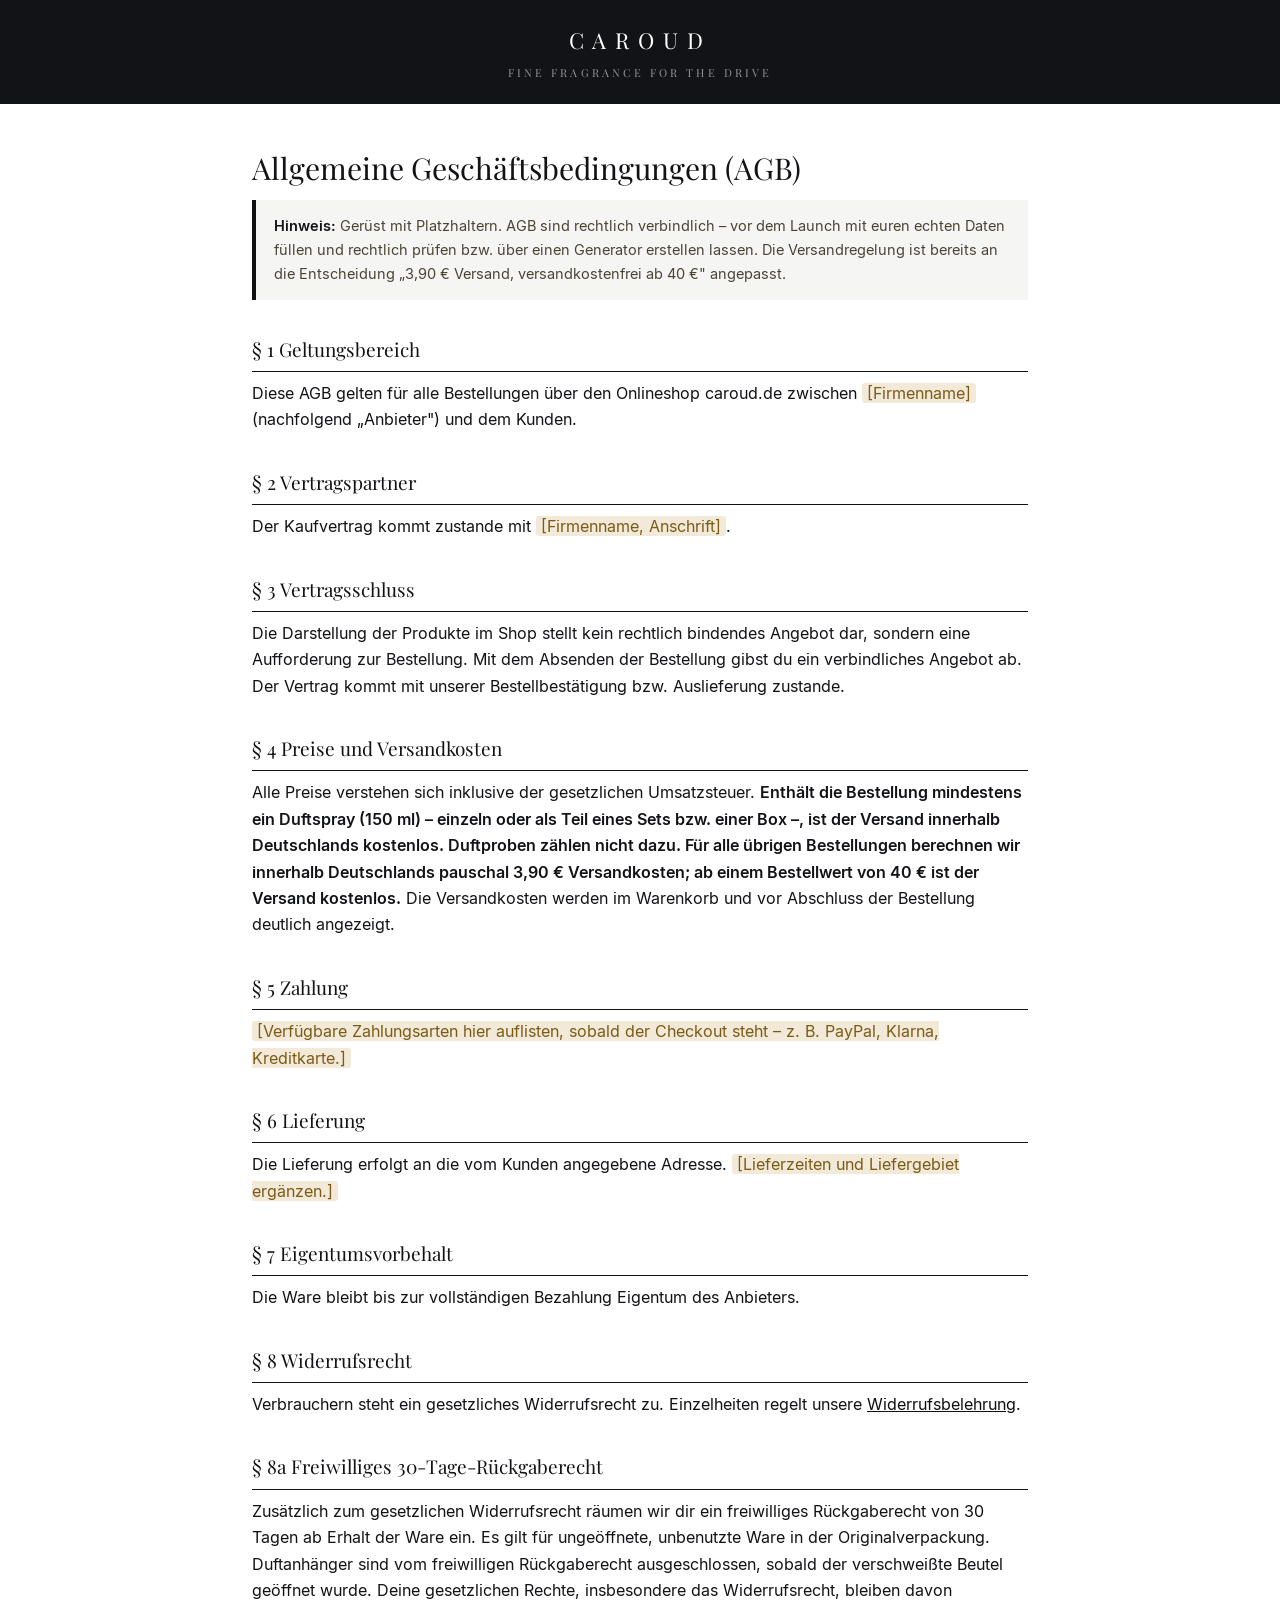
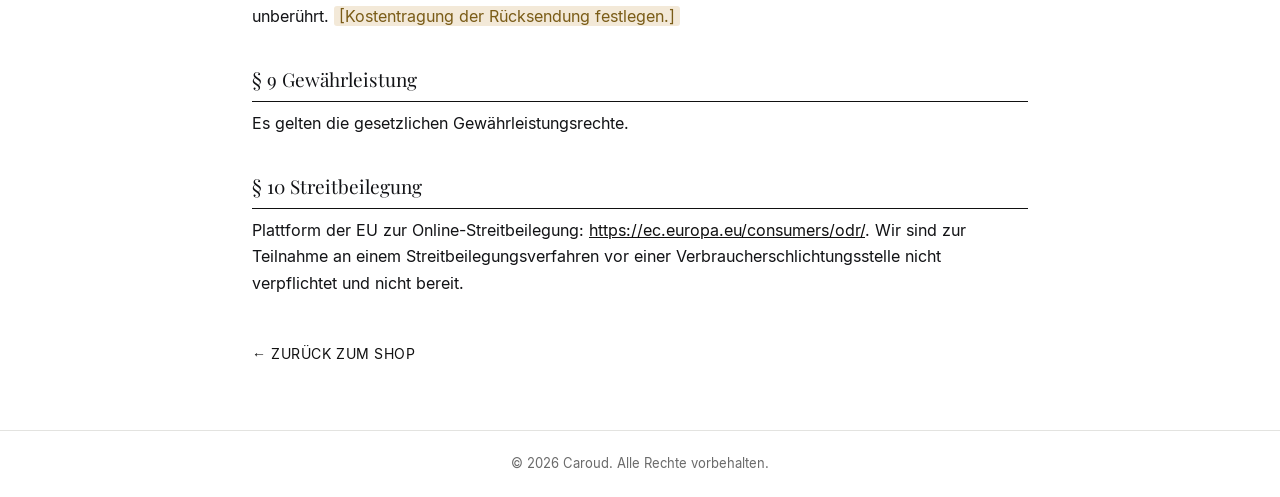
<file: agb.html>
<!DOCTYPE html>
<html lang="de">
<head>
  <meta charset="UTF-8">
  <meta name="viewport" content="width=device-width, initial-scale=1.0">
  <title>AGB – Caroud</title>
  <meta name="robots" content="noindex">
  <link rel="icon" type="image/png" href="img/favicon.png">
  <link rel="stylesheet" href="css/legal.css?v=6">
</head>
<body>
  <header class="legal-header">
    <a href="/">Caroud<span class="sub">Fine Fragrance for the Drive</span></a>
  </header>
  <main class="legal-wrap">
    <h1>Allgemeine Geschäftsbedingungen (AGB)</h1>

    <div class="notice"><strong>Hinweis:</strong> Gerüst mit Platzhaltern. AGB sind rechtlich verbindlich – vor dem Launch mit euren echten Daten füllen und rechtlich prüfen bzw. über einen Generator erstellen lassen. Die Versandregelung ist bereits an die Entscheidung „3,90 € Versand, versandkostenfrei ab 40 €" angepasst.</div>

    <h2>§ 1 Geltungsbereich</h2>
    <p>Diese AGB gelten für alle Bestellungen über den Onlineshop caroud.de zwischen <span class="placeholder">[Firmenname]</span> (nachfolgend „Anbieter") und dem Kunden.</p>

    <h2>§ 2 Vertragspartner</h2>
    <p>Der Kaufvertrag kommt zustande mit <span class="placeholder">[Firmenname, Anschrift]</span>.</p>

    <h2>§ 3 Vertragsschluss</h2>
    <p>Die Darstellung der Produkte im Shop stellt kein rechtlich bindendes Angebot dar, sondern eine Aufforderung zur Bestellung. Mit dem Absenden der Bestellung gibst du ein verbindliches Angebot ab. Der Vertrag kommt mit unserer Bestellbestätigung bzw. Auslieferung zustande.</p>

    <h2>§ 4 Preise und Versandkosten</h2>
    <p>Alle Preise verstehen sich inklusive der gesetzlichen Umsatzsteuer. <strong>Enthält die Bestellung mindestens ein Duftspray (150 ml) – einzeln oder als Teil eines Sets bzw. einer Box –, ist der Versand innerhalb Deutschlands kostenlos. Duftproben zählen nicht dazu. Für alle übrigen Bestellungen berechnen wir innerhalb Deutschlands pauschal 3,90 € Versandkosten; ab einem Bestellwert von 40 € ist der Versand kostenlos.</strong> Die Versandkosten werden im Warenkorb und vor Abschluss der Bestellung deutlich angezeigt.</p>

    <h2>§ 5 Zahlung</h2>
    <p><span class="placeholder">[Verfügbare Zahlungsarten hier auflisten, sobald der Checkout steht – z. B. PayPal, Klarna, Kreditkarte.]</span></p>

    <h2>§ 6 Lieferung</h2>
    <p>Die Lieferung erfolgt an die vom Kunden angegebene Adresse. <span class="placeholder">[Lieferzeiten und Liefergebiet ergänzen.]</span></p>

    <h2>§ 7 Eigentumsvorbehalt</h2>
    <p>Die Ware bleibt bis zur vollständigen Bezahlung Eigentum des Anbieters.</p>

    <h2>§ 8 Widerrufsrecht</h2>
    <p>Verbrauchern steht ein gesetzliches Widerrufsrecht zu. Einzelheiten regelt unsere <a href="widerruf.html">Widerrufsbelehrung</a>.</p>
    <h2>§ 8a Freiwilliges 30-Tage-Rückgaberecht</h2>
    <p>Zusätzlich zum gesetzlichen Widerrufsrecht räumen wir dir ein freiwilliges Rückgaberecht von 30 Tagen ab Erhalt der Ware ein. Es gilt für ungeöffnete, unbenutzte Ware in der Originalverpackung. Duftanhänger sind vom freiwilligen Rückgaberecht ausgeschlossen, sobald der verschweißte Beutel geöffnet wurde. Deine gesetzlichen Rechte, insbesondere das Widerrufsrecht, bleiben davon unberührt. <span class="placeholder">[Kostentragung der Rücksendung festlegen.]</span></p>

    <h2>§ 9 Gewährleistung</h2>
    <p>Es gelten die gesetzlichen Gewährleistungsrechte.</p>

    <h2>§ 10 Streitbeilegung</h2>
    <p>Plattform der EU zur Online-Streitbeilegung: <a href="https://ec.europa.eu/consumers/odr/" target="_blank" rel="noopener">https://ec.europa.eu/consumers/odr/</a>. Wir sind zur Teilnahme an einem Streitbeilegungsverfahren vor einer Verbraucherschlichtungsstelle nicht verpflichtet und nicht bereit.</p>

    <a class="backlink" href="/">← Zurück zum Shop</a>
  </main>
  <footer class="legal-foot">© 2026 Caroud. Alle Rechte vorbehalten.</footer>
</body>
</html>
</file>
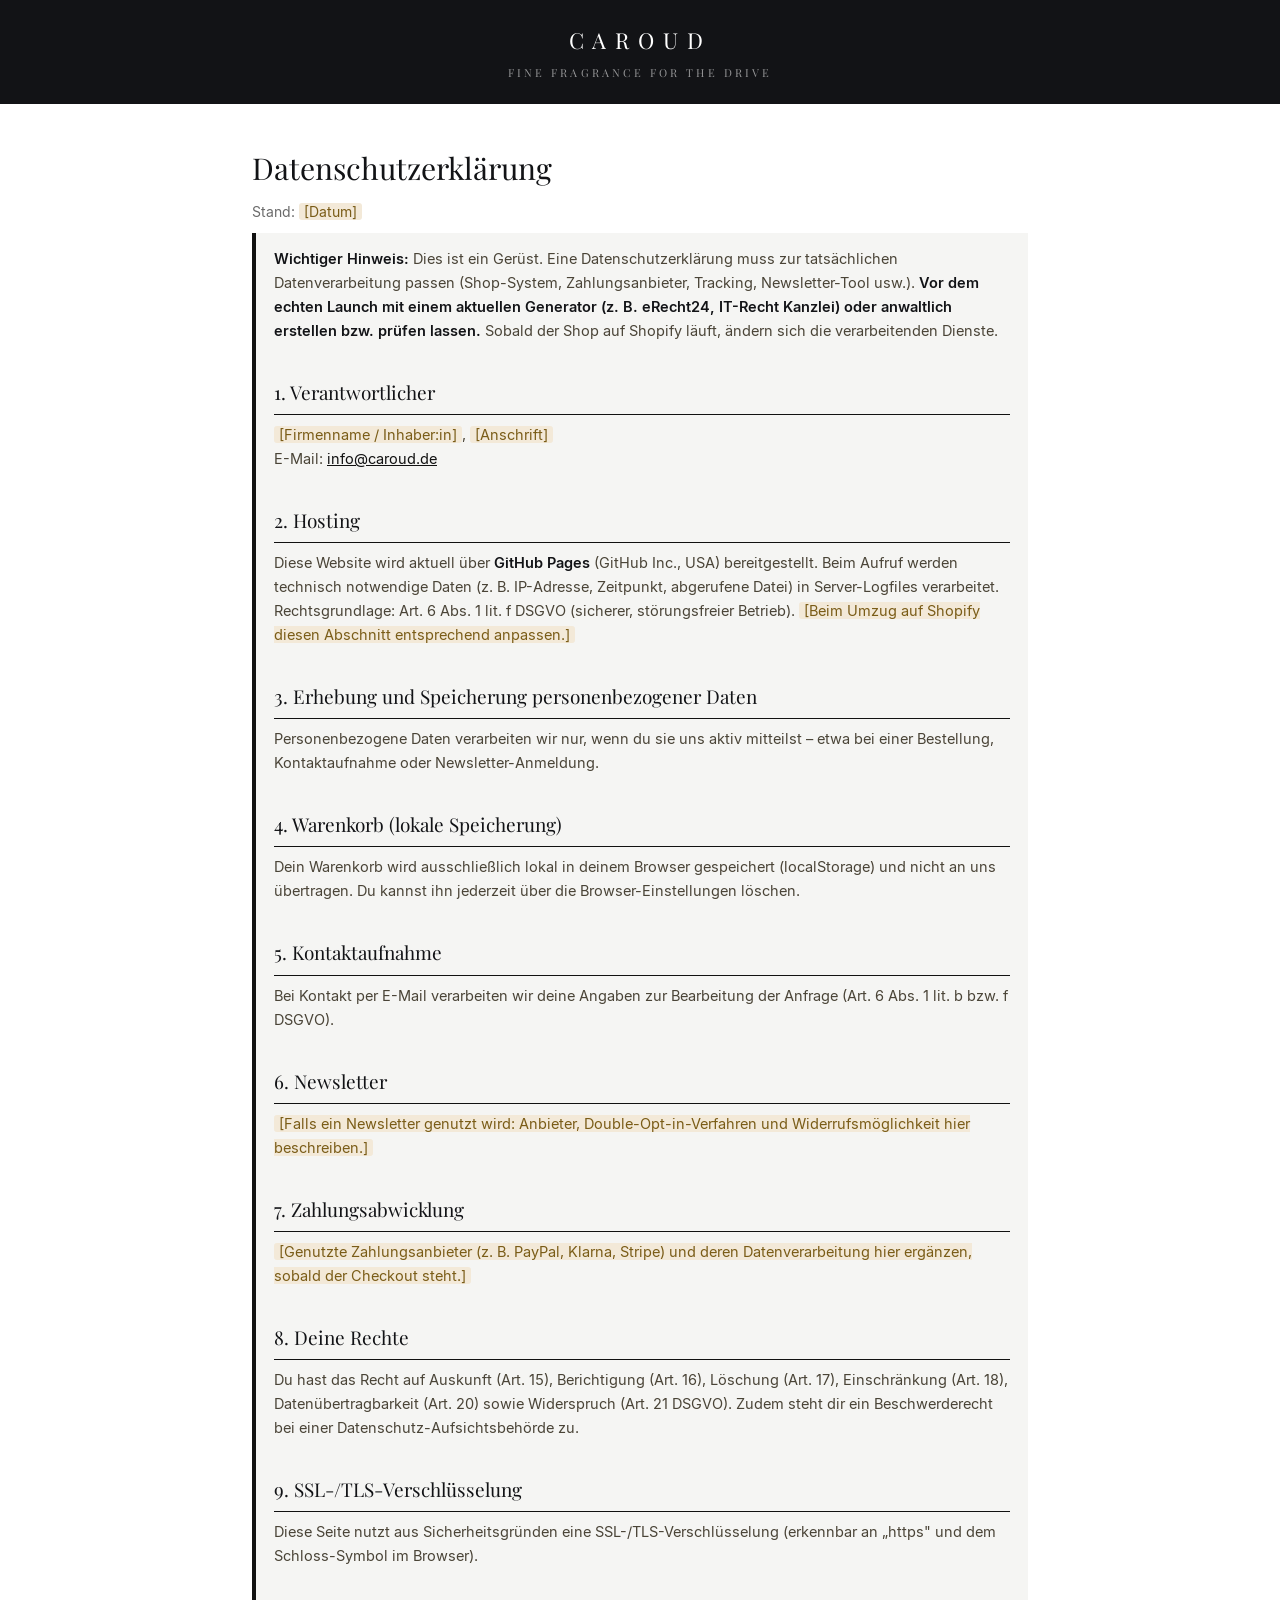
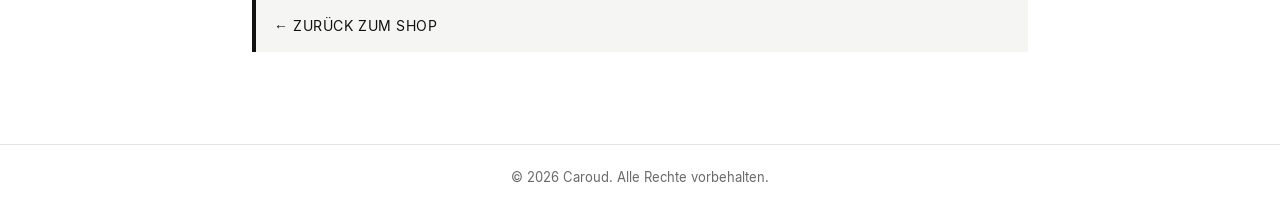
<file: datenschutz.html>
<!DOCTYPE html>
<html lang="de">
<head>
  <meta charset="UTF-8">
  <meta name="viewport" content="width=device-width, initial-scale=1.0">
  <title>Datenschutzerklärung – Caroud</title>
  <meta name="robots" content="noindex">
  <link rel="icon" type="image/png" href="img/favicon.png">
  <link rel="stylesheet" href="css/legal.css?v=6">
</head>
<body>
  <header class="legal-header">
    <a href="/">Caroud<span class="sub">Fine Fragrance for the Drive</span></a>
  </header>
  <main class="legal-wrap">
    <h1>Datenschutzerklärung</h1>
    <p class="updated">Stand: <span class="placeholder">[Datum]</span></p>

    <div class="notice"><strong>Wichtiger Hinweis:</strong> Dies ist ein Gerüst. Eine Datenschutzerklärung muss zur tatsächlichen Datenverarbeitung passen (Shop-System, Zahlungsanbieter, Tracking, Newsletter-Tool usw.). <strong>Vor dem echten Launch mit einem aktuellen Generator (z. B. eRecht24, IT-Recht Kanzlei) oder anwaltlich erstellen bzw. prüfen lassen.</strong> Sobald der Shop auf Shopify läuft, ändern sich die verarbeitenden Dienste.</p>

    <h2>1. Verantwortlicher</h2>
    <p>
      <span class="placeholder">[Firmenname / Inhaber:in]</span>, <span class="placeholder">[Anschrift]</span><br>
      E-Mail: <a href="mailto:info@caroud.de">info@caroud.de</a>
    </p>

    <h2>2. Hosting</h2>
    <p>Diese Website wird aktuell über <strong>GitHub Pages</strong> (GitHub Inc., USA) bereitgestellt. Beim Aufruf werden technisch notwendige Daten (z. B. IP-Adresse, Zeitpunkt, abgerufene Datei) in Server-Logfiles verarbeitet. Rechtsgrundlage: Art. 6 Abs. 1 lit. f DSGVO (sicherer, störungsfreier Betrieb). <span class="placeholder">[Beim Umzug auf Shopify diesen Abschnitt entsprechend anpassen.]</span></p>

    <h2>3. Erhebung und Speicherung personenbezogener Daten</h2>
    <p>Personenbezogene Daten verarbeiten wir nur, wenn du sie uns aktiv mitteilst – etwa bei einer Bestellung, Kontaktaufnahme oder Newsletter-Anmeldung.</p>

    <h2>4. Warenkorb (lokale Speicherung)</h2>
    <p>Dein Warenkorb wird ausschließlich lokal in deinem Browser gespeichert (localStorage) und nicht an uns übertragen. Du kannst ihn jederzeit über die Browser-Einstellungen löschen.</p>

    <h2>5. Kontaktaufnahme</h2>
    <p>Bei Kontakt per E-Mail verarbeiten wir deine Angaben zur Bearbeitung der Anfrage (Art. 6 Abs. 1 lit. b bzw. f DSGVO).</p>

    <h2>6. Newsletter</h2>
    <p><span class="placeholder">[Falls ein Newsletter genutzt wird: Anbieter, Double-Opt-in-Verfahren und Widerrufsmöglichkeit hier beschreiben.]</span></p>

    <h2>7. Zahlungsabwicklung</h2>
    <p><span class="placeholder">[Genutzte Zahlungsanbieter (z. B. PayPal, Klarna, Stripe) und deren Datenverarbeitung hier ergänzen, sobald der Checkout steht.]</span></p>

    <h2>8. Deine Rechte</h2>
    <p>Du hast das Recht auf Auskunft (Art. 15), Berichtigung (Art. 16), Löschung (Art. 17), Einschränkung (Art. 18), Datenübertragbarkeit (Art. 20) sowie Widerspruch (Art. 21 DSGVO). Zudem steht dir ein Beschwerderecht bei einer Datenschutz-Aufsichtsbehörde zu.</p>

    <h2>9. SSL-/TLS-Verschlüsselung</h2>
    <p>Diese Seite nutzt aus Sicherheitsgründen eine SSL-/TLS-Verschlüsselung (erkennbar an „https" und dem Schloss-Symbol im Browser).</p>

    <a class="backlink" href="/">← Zurück zum Shop</a>
  </main>
  <footer class="legal-foot">© 2026 Caroud. Alle Rechte vorbehalten.</footer>
</body>
</html>
</file>
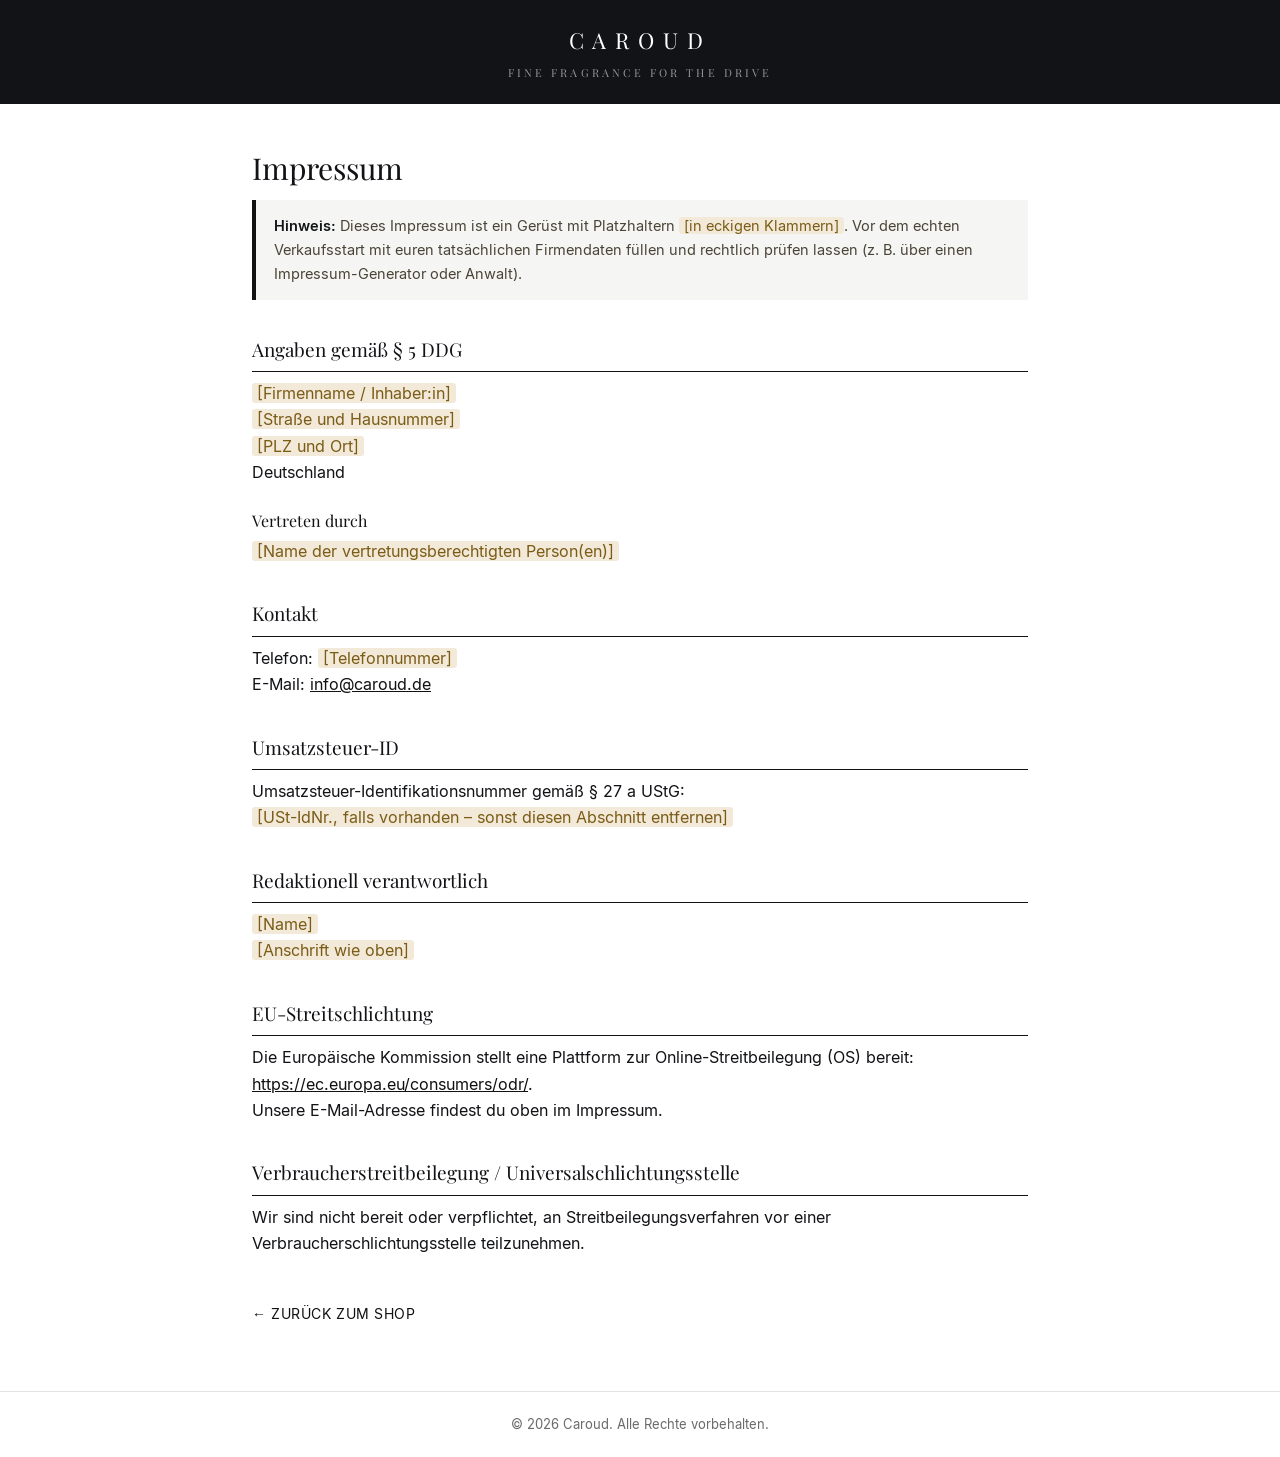
<file: impressum.html>
<!DOCTYPE html>
<html lang="de">
<head>
  <meta charset="UTF-8">
  <meta name="viewport" content="width=device-width, initial-scale=1.0">
  <title>Impressum – Caroud</title>
  <meta name="robots" content="noindex">
  <link rel="icon" type="image/png" href="img/favicon.png">
  <link rel="stylesheet" href="css/legal.css?v=6">
</head>
<body>
  <header class="legal-header">
    <a href="/">Caroud<span class="sub">Fine Fragrance for the Drive</span></a>
  </header>
  <main class="legal-wrap">
    <h1>Impressum</h1>

    <div class="notice"><strong>Hinweis:</strong> Dieses Impressum ist ein Gerüst mit Platzhaltern <span class="placeholder">[in eckigen Klammern]</span>. Vor dem echten Verkaufsstart mit euren tatsächlichen Firmendaten füllen und rechtlich prüfen lassen (z. B. über einen Impressum-Generator oder Anwalt).</div>

    <h2>Angaben gemäß § 5 DDG</h2>
    <p>
      <span class="placeholder">[Firmenname / Inhaber:in]</span><br>
      <span class="placeholder">[Straße und Hausnummer]</span><br>
      <span class="placeholder">[PLZ und Ort]</span><br>
      Deutschland
    </p>

    <h3>Vertreten durch</h3>
    <p><span class="placeholder">[Name der vertretungsberechtigten Person(en)]</span></p>

    <h2>Kontakt</h2>
    <p>
      Telefon: <span class="placeholder">[Telefonnummer]</span><br>
      E-Mail: <a href="mailto:info@caroud.de">info@caroud.de</a>
    </p>

    <h2>Umsatzsteuer-ID</h2>
    <p>Umsatzsteuer-Identifikationsnummer gemäß § 27 a UStG:<br>
      <span class="placeholder">[USt-IdNr., falls vorhanden – sonst diesen Abschnitt entfernen]</span></p>

    <h2>Redaktionell verantwortlich</h2>
    <p>
      <span class="placeholder">[Name]</span><br>
      <span class="placeholder">[Anschrift wie oben]</span>
    </p>

    <h2>EU-Streitschlichtung</h2>
    <p>Die Europäische Kommission stellt eine Plattform zur Online-Streitbeilegung (OS) bereit:
      <a href="https://ec.europa.eu/consumers/odr/" target="_blank" rel="noopener">https://ec.europa.eu/consumers/odr/</a>.<br>
      Unsere E-Mail-Adresse findest du oben im Impressum.</p>

    <h2>Verbraucherstreitbeilegung / Universalschlichtungsstelle</h2>
    <p>Wir sind nicht bereit oder verpflichtet, an Streitbeilegungsverfahren vor einer Verbraucherschlichtungsstelle teilzunehmen.</p>

    <a class="backlink" href="/">← Zurück zum Shop</a>
  </main>
  <footer class="legal-foot">© 2026 Caroud. Alle Rechte vorbehalten.</footer>
</body>
</html>
</file>
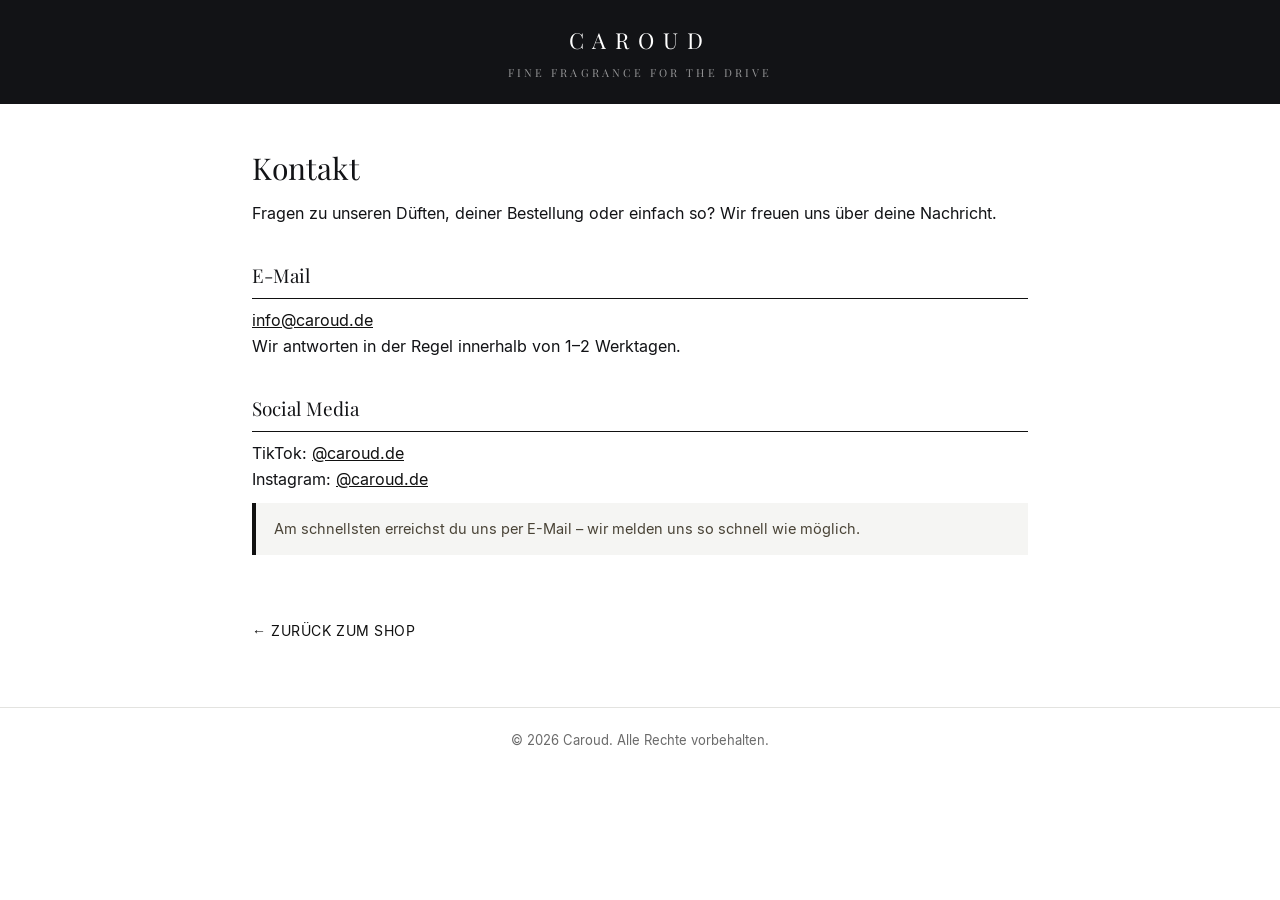
<file: kontakt.html>
<!DOCTYPE html>
<html lang="de">
<head>
  <meta charset="UTF-8">
  <meta name="viewport" content="width=device-width, initial-scale=1.0">
  <title>Kontakt – Caroud</title>
  <link rel="icon" type="image/png" href="img/favicon.png">
  <link rel="stylesheet" href="css/legal.css?v=6">
</head>
<body>
  <header class="legal-header">
    <a href="/">Caroud<span class="sub">Fine Fragrance for the Drive</span></a>
  </header>
  <main class="legal-wrap">
    <h1>Kontakt</h1>
    <p>Fragen zu unseren Düften, deiner Bestellung oder einfach so? Wir freuen uns über deine Nachricht.</p>

    <h2>E-Mail</h2>
    <p><a href="mailto:info@caroud.de">info@caroud.de</a><br>
      Wir antworten in der Regel innerhalb von 1–2 Werktagen.</p>

    <h2>Social Media</h2>
    <p>
      TikTok: <a href="https://www.tiktok.com/@caroud.de" target="_blank" rel="noopener">@caroud.de</a><br>
      Instagram: <a href="https://www.instagram.com/caroud.de" target="_blank" rel="noopener">@caroud.de</a>
    </p>

    <div class="notice">Am schnellsten erreichst du uns per E-Mail – wir melden uns so schnell wie möglich.</div>

    <a class="backlink" href="/">← Zurück zum Shop</a>
  </main>
  <footer class="legal-foot">© 2026 Caroud. Alle Rechte vorbehalten.</footer>
</body>
</html>
</file>
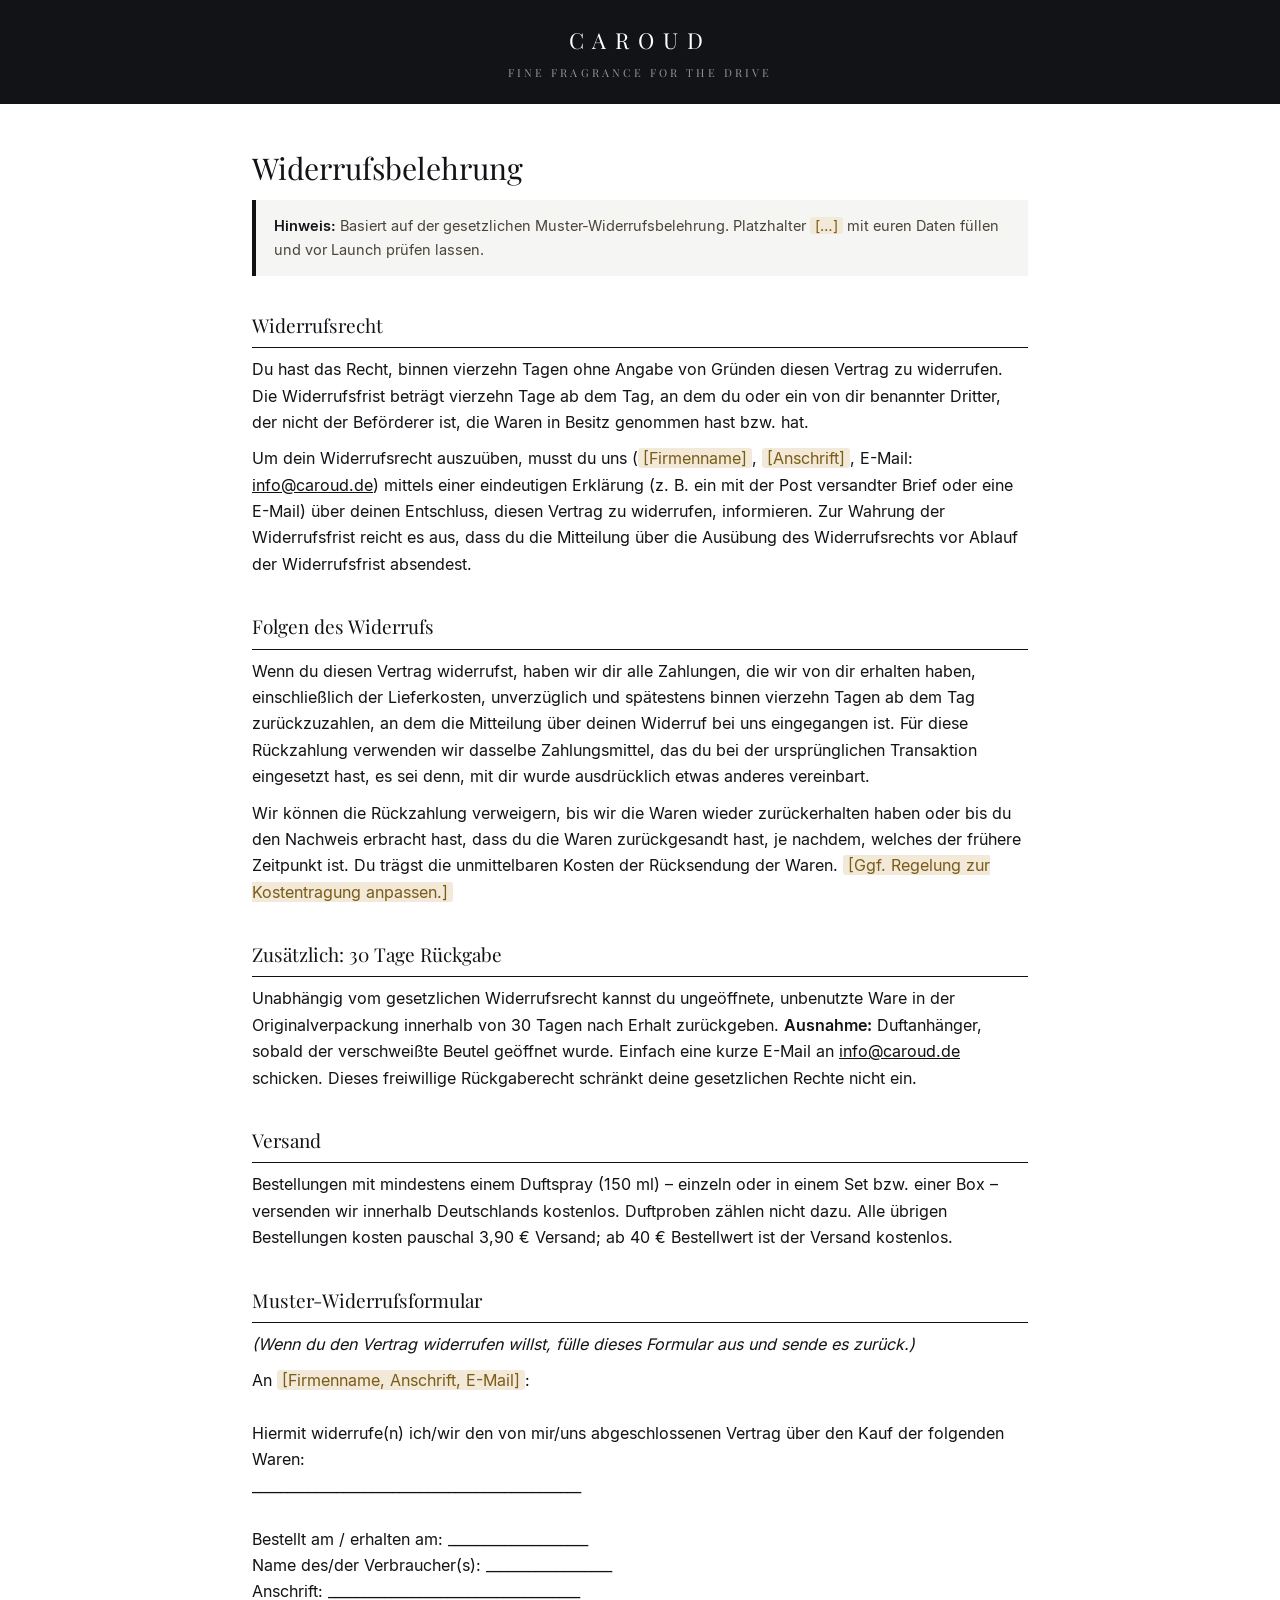
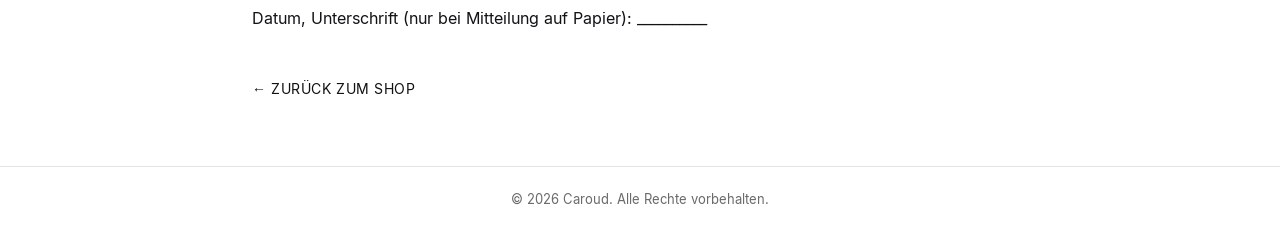
<file: widerruf.html>
<!DOCTYPE html>
<html lang="de">
<head>
  <meta charset="UTF-8">
  <meta name="viewport" content="width=device-width, initial-scale=1.0">
  <title>Widerrufsbelehrung – Caroud</title>
  <meta name="robots" content="noindex">
  <link rel="icon" type="image/png" href="img/favicon.png">
  <link rel="stylesheet" href="css/legal.css?v=6">
</head>
<body>
  <header class="legal-header">
    <a href="/">Caroud<span class="sub">Fine Fragrance for the Drive</span></a>
  </header>
  <main class="legal-wrap">
    <h1>Widerrufsbelehrung</h1>

    <div class="notice"><strong>Hinweis:</strong> Basiert auf der gesetzlichen Muster-Widerrufsbelehrung. Platzhalter <span class="placeholder">[…]</span> mit euren Daten füllen und vor Launch prüfen lassen.</div>

    <h2>Widerrufsrecht</h2>
    <p>Du hast das Recht, binnen vierzehn Tagen ohne Angabe von Gründen diesen Vertrag zu widerrufen. Die Widerrufsfrist beträgt vierzehn Tage ab dem Tag, an dem du oder ein von dir benannter Dritter, der nicht der Beförderer ist, die Waren in Besitz genommen hast bzw. hat.</p>
    <p>Um dein Widerrufsrecht auszuüben, musst du uns
      (<span class="placeholder">[Firmenname]</span>, <span class="placeholder">[Anschrift]</span>, E-Mail: <a href="mailto:info@caroud.de">info@caroud.de</a>)
      mittels einer eindeutigen Erklärung (z. B. ein mit der Post versandter Brief oder eine E-Mail) über deinen Entschluss, diesen Vertrag zu widerrufen, informieren. Zur Wahrung der Widerrufsfrist reicht es aus, dass du die Mitteilung über die Ausübung des Widerrufsrechts vor Ablauf der Widerrufsfrist absendest.</p>

    <h2>Folgen des Widerrufs</h2>
    <p>Wenn du diesen Vertrag widerrufst, haben wir dir alle Zahlungen, die wir von dir erhalten haben, einschließlich der Lieferkosten, unverzüglich und spätestens binnen vierzehn Tagen ab dem Tag zurückzuzahlen, an dem die Mitteilung über deinen Widerruf bei uns eingegangen ist. Für diese Rückzahlung verwenden wir dasselbe Zahlungsmittel, das du bei der ursprünglichen Transaktion eingesetzt hast, es sei denn, mit dir wurde ausdrücklich etwas anderes vereinbart.</p>
    <p>Wir können die Rückzahlung verweigern, bis wir die Waren wieder zurückerhalten haben oder bis du den Nachweis erbracht hast, dass du die Waren zurückgesandt hast, je nachdem, welches der frühere Zeitpunkt ist. Du trägst die unmittelbaren Kosten der Rücksendung der Waren. <span class="placeholder">[Ggf. Regelung zur Kostentragung anpassen.]</span></p>

    <h2>Zusätzlich: 30 Tage Rückgabe</h2>
    <p>Unabhängig vom gesetzlichen Widerrufsrecht kannst du ungeöffnete, unbenutzte Ware in der Originalverpackung innerhalb von 30 Tagen nach Erhalt zurückgeben. <strong>Ausnahme:</strong> Duftanhänger, sobald der verschweißte Beutel geöffnet wurde. Einfach eine kurze E-Mail an <a href="mailto:info@caroud.de">info@caroud.de</a> schicken. Dieses freiwillige Rückgaberecht schränkt deine gesetzlichen Rechte nicht ein.</p>

    <h2>Versand</h2>
    <p>Bestellungen mit mindestens einem Duftspray (150 ml) – einzeln oder in einem Set bzw. einer Box – versenden wir innerhalb Deutschlands kostenlos. Duftproben zählen nicht dazu. Alle übrigen Bestellungen kosten pauschal 3,90 € Versand; ab 40 € Bestellwert ist der Versand kostenlos.</p>

    <h2>Muster-Widerrufsformular</h2>
    <p><em>(Wenn du den Vertrag widerrufen willst, fülle dieses Formular aus und sende es zurück.)</em></p>
    <p>
      An <span class="placeholder">[Firmenname, Anschrift, E-Mail]</span>:<br><br>
      Hiermit widerrufe(n) ich/wir den von mir/uns abgeschlossenen Vertrag über den Kauf der folgenden Waren:<br>
      _______________________________________________<br><br>
      Bestellt am / erhalten am: ____________________<br>
      Name des/der Verbraucher(s): __________________<br>
      Anschrift: ____________________________________<br>
      Datum, Unterschrift (nur bei Mitteilung auf Papier): __________
    </p>

    <a class="backlink" href="/">← Zurück zum Shop</a>
  </main>
  <footer class="legal-foot">© 2026 Caroud. Alle Rechte vorbehalten.</footer>
</body>
</html>
</file>
<file: css/style.css>
/* ============ Schrift: Playfair Display (SIL Open Font License), selbst gehostet ============
   Nur Latin-Subset, drei Schnitte, zusammen 96 KB. Kein Aufruf zu Google beim Seitenbesuch.
   600 deckt 600–800 ab, damit Überschriften mit weight 700 die echte Datei nehmen
   und der Browser nichts künstlich nachfettet. */
@font-face {
  font-family: "Playfair Display";
  font-style: normal;
  font-weight: 400 500;
  font-display: swap;
  src: url("../fonts/playfair-400.woff2") format("woff2");
}
@font-face {
  font-family: "Playfair Display";
  font-style: normal;
  font-weight: 600 800;
  font-display: swap;
  src: url("../fonts/playfair-600.woff2") format("woff2");
}
@font-face {
  font-family: "Playfair Display";
  font-style: italic;
  font-weight: 400 500;
  font-display: swap;
  src: url("../fonts/playfair-400-italic.woff2") format("woff2");
}
/* Inter (SIL Open Font License) – feste Textschrift statt Systemschrift, Latin-Subset */
@font-face { font-family: "Inter"; font-style: normal; font-weight: 400; font-display: swap; src: url("../fonts/inter-400.woff") format("woff"); }
@font-face { font-family: "Inter"; font-style: normal; font-weight: 500; font-display: swap; src: url("../fonts/inter-500.woff") format("woff"); }
@font-face { font-family: "Inter"; font-style: normal; font-weight: 600; font-display: swap; src: url("../fonts/inter-600.woff") format("woff"); }

/* ============ Caroud – Basis ============ */
:root {
  /* Farbwelt: Tiefschwarz, Slate, Weiß – Navy nur als leiser Akzent (Hover, Fokus, Linien) */
  --accent: #16263d;
  --accent-dark: #0f1a2b;
  --gold: var(--accent);        /* Altnamen bleiben gültig */
  --gold-dark: var(--accent-dark);
  --black: #111111;
  --ink: #121316;               /* kühles Schwarz für Hero, Header, dunkle Bänder */
  --ink-2: #1c1f25;             /* Slate für Karten auf Dunkel */
  --ink-line: #2a2e35;
  --grey: #6b6b6b;
  --grey-light: #ececeb;        /* kühles Hellgrau für den Shop-Bereich */
  --paper: #f5f5f3;             /* neutrales Off-White als Seitenhintergrund */
  --line: #e3e3e0;              /* Kartenränder auf Hell */
  --white: #ffffff;
  --font: "Inter", "Segoe UI", "Helvetica Neue", Arial, sans-serif;
  --serif: "Playfair Display", Georgia, "Times New Roman", serif;
  --header-h: 62px;
}

* { margin: 0; padding: 0; box-sizing: border-box; }

html { scroll-behavior: smooth; scroll-padding-top: calc(var(--header-h) + 42px); }

body {
  font-family: var(--font);
  color: var(--black);
  background: var(--paper);
  line-height: 1.6;
  -webkit-font-smoothing: antialiased;
  text-rendering: optimizeLegibility;
}

img, svg { display: block; max-width: 100%; }

a { color: inherit; text-decoration: none; }

ul { list-style: none; }

button { font-family: inherit; }

/* ============ Ladebildschirm ============ */
.preloader {
  position: fixed;
  inset: 0;
  background: var(--ink);
  z-index: 300;
  display: flex;
  align-items: center;
  justify-content: center;
  overflow: hidden;
  transition: opacity 0.8s ease, visibility 0.8s;
}

.preloader.hide { opacity: 0; visibility: hidden; }

.preloader-glow {
  position: absolute;
  inset: -40%;
  background: radial-gradient(ellipse at 50% 50%, rgba(255, 255, 255, 0.06) 0%, transparent 55%);
  animation: pl-glow 3s ease-in-out infinite alternate;
  pointer-events: none;
}

@keyframes pl-glow {
  from { transform: scale(1); opacity: 0.7; }
  to { transform: scale(1.25); opacity: 1; }
}

.preloader-inner {
  position: relative;
  text-align: center;
  transition: opacity 0.3s ease;
}

.preloader-bottle {
  position: relative;
  width: 58px;
  margin: 0 auto 1.6rem;
  opacity: 0;
  animation: pl-fade 0.7s 0.1s ease forwards;
}
.preloader-bottle img {
  display: block; width: 100%; height: auto;
  filter: drop-shadow(0 18px 24px rgba(0, 0, 0, 0.55));
}

#sprayHead { transition: transform 0.12s ease; }

#sprayHead.pressed { transform: translateY(3px); }

.spray-origin {
  position: absolute;
  top: 2.5%;
  right: 8%;
  width: 2px;
  height: 2px;
}

.preloader-word {
  display: flex;
  justify-content: center;
  opacity: 0;
  transform: translateY(12px);
  animation: pl-letter 0.7s 0.35s cubic-bezier(0.2, 0.7, 0.3, 1) forwards;
}
.preloader-word img { display: block; width: clamp(150px, 34vw, 220px); height: auto; }

@keyframes pl-letter {
  to { opacity: 1; transform: none; }
}

.preloader-tag {
  margin-top: 0.7rem;
  font-size: 0.62rem;
  letter-spacing: 0.42em;
  text-transform: uppercase;
  color: #8d8a82;
  opacity: 0;
  animation: pl-fade 0.8s 0.7s ease forwards;
}

@keyframes pl-fade {
  to { opacity: 1; }
}

/* Sprühpartikel (per JS erzeugt) */
.spray-particle {
  position: fixed;
  border-radius: 50%;
  background: #e9e4d8;
  pointer-events: none;
  z-index: 310;
}

/* Nebel, der den Bildschirm füllt */
.mist {
  position: fixed;
  width: 70px;
  height: 70px;
  border-radius: 50%;
  background: radial-gradient(circle,
    rgba(240, 236, 228, 0.98) 0%,
    rgba(236, 231, 221, 0.96) 45%,
    rgba(232, 226, 214, 0.85) 70%,
    rgba(232, 226, 214, 0) 100%);
  filter: blur(6px);
  transform: scale(0);
  pointer-events: none;
  z-index: 320;
}

/* ============ Ankündigungsleiste ============ */
.announcement-bar {
  background: #0c0d10;
  color: rgba(255, 255, 255, 0.78);
  text-align: center;
  font-size: 0.7rem;
  font-weight: 500;
  letter-spacing: 0.14em;
  padding: 0.55rem 1rem;
  text-transform: uppercase;
}

/* ============ Header ============ */
.top-sticky {
  position: sticky;
  top: 0;
  z-index: 50;
}

.site-header {
  display: flex;
  align-items: center;
  justify-content: space-between;
  height: var(--header-h);
  padding: 0 2rem;
  border-bottom: 1px solid transparent;
  background: transparent;
  transition: background 0.3s ease, border-color 0.3s ease, box-shadow 0.25s ease;
}

.site-header.scrolled {
  background: var(--ink);
  border-bottom-color: var(--ink-line);
  box-shadow: 0 4px 18px rgba(0, 0, 0, 0.35);
}

.site-header .icon-btn { color: var(--white); }

/* Kategorien im Kopf – erst ab genug Platz, darunter bleibt der Burger */
.head-nav { display: none; }

.head-nav a {
  font-size: 0.72rem;
  font-weight: 500;
  letter-spacing: 0.12em;
  text-transform: uppercase;
  color: var(--white);
  padding: 0.4rem 0;
  border-bottom: 1px solid transparent;
  transition: color 0.2s ease, border-color 0.2s ease;
}

.head-nav a:hover { color: rgba(255, 255, 255, 0.7); border-bottom-color: rgba(255, 255, 255, 0.7); }

@media (min-width: 1340px) {
  .site-header .menu-toggle { display: none; }
  /* Drei gleich breite Spalten, damit das Logo exakt in der Mitte sitzt –
     mit space-between wanderte es nach rechts, weil die Leiste links
     viel breiter ist als die zwei Icons rechts */
  .site-header {
    display: grid;
    grid-template-columns: minmax(0, 1fr) auto minmax(0, 1fr);
    align-items: center;
    padding: 0 2.4rem;
  }
  .head-nav { display: flex; gap: 1.3rem; justify-self: start; white-space: nowrap; }
  .site-header .logo { justify-self: center; }
  .header-actions { justify-self: end; }
}

.logo img { height: 22px; width: auto; }

.header-actions { display: flex; gap: 0.35rem; }

.icon-btn {
  background: none;
  border: none;
  cursor: pointer;
  padding: 0.45rem;
  color: var(--black);
  position: relative;
}

.icon-btn svg { width: 22px; height: 22px; }

.cart-count[hidden] { display: none; }

.cart-count {
  position: absolute;
  top: 0;
  right: 0;
  background: var(--white);
  color: var(--black);
  font-size: 0.62rem;
  font-weight: 600;
  min-width: 16px;
  height: 16px;
  border-radius: 50%;
  display: flex;
  align-items: center;
  justify-content: center;
}

/* ============ Drawer (Menü links / Warenkorb rechts) ============ */
.drawer-overlay {
  position: fixed;
  inset: 0;
  background: rgba(0, 0, 0, 0.4);
  z-index: 90;
}

.drawer {
  position: fixed;
  top: 0;
  bottom: 0;
  width: min(380px, 90vw);
  background: var(--white);
  z-index: 100;
  padding: 1.2rem 1.6rem;
  transition: transform 0.28s ease;
  overflow-y: auto;
  display: flex;
  flex-direction: column;
}

.drawer-left { left: 0; transform: translateX(-100%); }

.drawer-right { right: 0; transform: translateX(100%); }

.drawer.open { transform: translateX(0); }

.drawer-close { margin-bottom: 1.2rem; align-self: flex-start; }

.menu-list li a {
  display: block;
  padding: 0.9rem 0;
  border-bottom: 1px solid #ececec;
  font-size: 1.05rem;
}

.menu-list li a:hover { color: var(--grey); }

.menu-note {
  margin-top: auto;
  padding-top: 2rem;
  font-size: 0.78rem;
  color: var(--grey);
  letter-spacing: 0.08em;
  text-transform: uppercase;
}

/* ============ Warenkorb ============ */
.cart-head {
  display: flex;
  align-items: center;
  justify-content: space-between;
  padding-bottom: 1rem;
  border-bottom: 1px solid #ececec;
}

.cart-head h3 {
  font-size: 1.05rem;
  text-transform: uppercase;
  letter-spacing: 0.12em;
}

.shipping-progress { padding: 1rem 0; border-bottom: 1px solid #ececec; }

.shipping-text { font-size: 0.82rem; margin-bottom: 0.5rem; color: var(--grey); }

.shipping-text strong { color: var(--black); }

.shipping-bar {
  height: 6px;
  background: #ececec;
  border-radius: 3px;
  overflow: hidden;
}

.shipping-fill {
  height: 100%;
  width: 0%;
  background: var(--black);
  border-radius: 3px;
  transition: width 0.35s ease;
}

.cart-items { flex: 1; overflow-y: auto; padding: 0.5rem 0; }

.cart-empty {
  text-align: center;
  color: var(--grey);
  padding: 3rem 1rem;
  font-size: 0.95rem;
}

.cart-item {
  display: flex;
  gap: 0.9rem;
  padding: 0.9rem 0;
  border-bottom: 1px solid #f0f0f0;
}

.cart-item-art {
  width: 68px;
  height: 68px;
  overflow: hidden;
  background: var(--grey-light);
  display: flex;
  align-items: center;
  justify-content: center;
  flex-shrink: 0;
}

.cart-item-art svg { height: 85%; width: auto; }
.cart-item-art .thumb-photo, .search-result-art .thumb-photo, .upsell-art .thumb-photo { width: 100%; height: 100%; object-fit: cover; }

.cart-item-info { flex: 1; min-width: 0; }

.cart-item-name {
  font-size: 0.85rem;
  font-weight: 600;
  text-transform: uppercase;
  letter-spacing: 0.04em;
  line-height: 1.3;
}

.cart-item-price { font-size: 0.85rem; color: var(--black); font-weight: 600; margin-top: 0.15rem; }

.qty-row {
  display: flex;
  align-items: center;
  gap: 0.15rem;
  margin-top: 0.5rem;
}

.qty-btn {
  width: 26px;
  height: 26px;
  border: 1px solid #ddd;
  background: var(--white);
  cursor: pointer;
  font-size: 0.9rem;
  line-height: 1;
}

.qty-btn:hover { border-color: var(--black); }

.qty-val { min-width: 30px; text-align: center; font-size: 0.85rem; }

.cart-item-remove {
  background: none;
  border: none;
  color: var(--grey);
  font-size: 0.72rem;
  cursor: pointer;
  margin-left: 0.8rem;
  text-decoration: underline;
}

.cart-foot { border-top: 1px solid #ececec; padding-top: 1rem; }

.cart-subtotal {
  display: flex;
  justify-content: space-between;
  font-size: 0.95rem;
  text-transform: uppercase;
  letter-spacing: 0.06em;
}

.cart-hint { font-size: 0.75rem; color: var(--grey); margin: 0.4rem 0 1rem; }

.btn-block { display: block; width: 100%; text-align: center; cursor: pointer; }

/* ============ Suche ============ */
.search-overlay {
  position: fixed;
  inset: 0;
  background: rgba(0, 0, 0, 0.55);
  z-index: 110;
  padding: 6vh 1rem 0;
}

.search-box {
  max-width: 680px;
  margin: 0 auto;
  background: var(--white);
  padding: 1.2rem 1.4rem;
  max-height: 80vh;
  display: flex;
  flex-direction: column;
}

.search-row { display: flex; align-items: center; gap: 0.7rem; }

.search-icon { width: 20px; height: 20px; color: var(--grey); flex-shrink: 0; }

#searchInput {
  flex: 1;
  border: none;
  outline: none;
  font-size: 1.05rem;
  font-family: inherit;
  padding: 0.4rem 0;
}

.search-results { overflow-y: auto; margin-top: 0.6rem; }

.search-result {
  display: flex;
  align-items: center;
  gap: 0.9rem;
  padding: 0.65rem 0.3rem;
  border-top: 1px solid #f0f0f0;
  cursor: pointer;
}

.search-result:hover { background: var(--grey-light); }

.search-result-art {
  width: 48px;
  height: 48px;
  overflow: hidden;
  background: var(--grey-light);
  display: flex;
  align-items: center;
  justify-content: center;
  flex-shrink: 0;
}

.search-result-art svg { height: 85%; width: auto; }

.search-result-name { font-size: 0.9rem; font-weight: 600; }

.search-result-price { margin-left: auto; font-size: 0.9rem; color: var(--black); font-weight: 600; }

.search-empty { padding: 1.2rem 0.3rem; color: var(--grey); font-size: 0.9rem; }

/* ============ Hero ============ */
.hero {
  position: relative;
  background: var(--ink);
  color: var(--white);
  text-align: center;
  min-height: 88vh;
  margin-top: calc(-1 * var(--header-h));
  padding: calc(var(--header-h) + 3rem) 0 4rem;
  overflow: hidden;
  display: flex;
  align-items: center;
  justify-content: center;
}

.hero-video {
  position: absolute;
  inset: 0;
  width: 100%;
  height: 100%;
  object-fit: cover;
  /* Das Ausgangsvideo ist sehr dunkel – ohne Aufhellung ist kaum ein Auto zu erkennen */
  filter: brightness(1.35) contrast(1.06) saturate(0.95);
}

/* Verlauf von links und nach unten: hält die Schrift lesbar, ohne das Video zuzukleistern */
.hero::after {
  content: "";
  position: absolute;
  inset: 0;
  background:
    linear-gradient(90deg, rgba(18, 19, 22, 0.9) 0%, rgba(18, 19, 22, 0.58) 42%, rgba(18, 19, 22, 0.12) 72%),
    linear-gradient(180deg, rgba(18, 19, 22, 0.6) 0%, transparent 26%, transparent 60%, rgba(18, 19, 22, 0.8) 100%);
  pointer-events: none;
}

.hero-inner {
  position: relative;
  z-index: 2;
  width: 100%;
  max-width: 1180px;
  padding: 0 1.6rem;
  display: grid;
  grid-template-columns: 1.05fr 0.95fr;
  align-items: center;
  gap: 2.5rem;
  text-align: left;
}

.hero-title {
  font-family: var(--serif);
  font-weight: 400;
  font-size: clamp(2.7rem, 6.2vw, 4.7rem);
  line-height: 1.02;
  margin-bottom: 1.2rem;
}

.hero-sub {
  font-size: 1.03rem;
  line-height: 1.6;
  color: rgba(255, 255, 255, 0.84);
  max-width: 27rem;
  margin-bottom: 2rem;
}

.hero-note {
  margin-top: 1.3rem;
  font-size: 0.74rem;
  letter-spacing: 0.09em;
  color: rgba(255, 255, 255, 0.6);
}

/* Produkt im Hero: die echte Flasche, ruhig stehend, mit weichem Schatten */
.hero-produkt {
  position: relative;
  display: flex;
  align-items: center;
  justify-content: center;
}

.hero-produkt::before {
  content: "";
  position: absolute;
  width: 82%;
  aspect-ratio: 1;
  border-radius: 50%;
  background: radial-gradient(circle, rgba(255, 255, 255, 0.10) 0%, rgba(255, 255, 255, 0.03) 46%, transparent 70%);
}

.bottle-wrap {
  position: relative;
  display: flex;
  justify-content: center;
  width: 100%;
}

.hero-produkt svg,
.hero-produkt .hero-bottle {
  position: relative;
  width: min(310px, 78%);
  height: auto;
  filter: drop-shadow(0 26px 42px rgba(0, 0, 0, 0.6));
}
/* Echte Flasche (Freisteller aus dem Studiofoto) – schmaler als die alte Grafik */
.hero-produkt .hero-bottle { width: auto; height: min(560px, 66vh); max-width: 78%; object-fit: contain; }

.sr-only {
  position: absolute;
  width: 1px;
  height: 1px;
  overflow: hidden;
  clip: rect(0 0 0 0);
  white-space: nowrap;
}

.hero-kicker {
  font-size: 0.74rem;
  font-weight: 500;
  letter-spacing: 0.34em;
  text-transform: uppercase;
  color: rgba(255, 255, 255, 0.55);
  margin-bottom: 1.2rem;
}

.hero-cta { display: flex; gap: 0.9rem; flex-wrap: wrap; }

@media (max-width: 860px) {
  /* Auf dem Handy: Inhalt fließt natürlich, keine feste Mindesthöhe (sonst rutscht der Titel unter den Header) */
  .hero { min-height: 0; padding: calc(var(--header-h) + 1.6rem) 0 2.2rem; }
  .hero-inner { grid-template-columns: 1fr; text-align: center; gap: 0.4rem; }
  .hero-kicker { font-size: 0.7rem; letter-spacing: 0.28em; margin-bottom: 0.7rem; }
  .hero-title { font-size: clamp(2.1rem, 8.6vw, 3rem); margin-bottom: 0.8rem; }
  .hero-sub { margin: 0 auto 1.3rem; font-size: 0.94rem; }
  .hero-cta { justify-content: center; }
  .hero-note { margin-top: 0.9rem; font-size: 0.68rem; }
  .hero-produkt svg { width: min(150px, 42%); }
  .hero-produkt .hero-bottle { height: min(300px, 38vh); }
  .hero::after {
    background: linear-gradient(180deg, rgba(18, 19, 22, 0.74) 0%, rgba(18, 19, 22, 0.52) 45%, rgba(18, 19, 22, 0.84) 100%);
  }
}

/* ============ Buttons ============ */
.btn {
  display: inline-block;
  padding: 0.85rem 2.2rem;
  font-size: 0.78rem;
  font-weight: 600;
  letter-spacing: 0.16em;
  text-transform: uppercase;
  transition: background 0.2s ease, color 0.2s ease, border-color 0.2s ease;
  border: 1px solid transparent;
  line-height: 1.3;
}

.btn-outline { border-color: rgba(255, 255, 255, 0.7); color: var(--white); background: transparent; }

.btn-outline:hover { background: var(--white); color: var(--black); border-color: var(--white); }

/* Primärbutton: Schwarz auf Hell, Weiß auf Dunkel (Hero) – kein Gold mehr */
.btn-gold { background: var(--black); color: var(--white); border-color: var(--black); }

.btn-gold:hover { background: var(--ink-2); border-color: var(--ink-2); color: var(--white); }

.hero .btn-gold { background: var(--white); color: var(--black); border-color: var(--white); }

.hero .btn-gold:hover { background: rgba(255, 255, 255, 0.86); border-color: rgba(255, 255, 255, 0.86); color: var(--black); }

.btn-dark { background: var(--black); color: var(--white); border-color: var(--black); }

.btn-dark:hover { background: var(--ink-2); border-color: var(--ink-2); }

/* ============ Sektionen ============ */
.section {
  max-width: 1240px;
  margin: 0 auto;
  padding: 6rem 1.5rem;
}

.section-alt { max-width: none; background: var(--grey-light); }

.section-alt > * { max-width: 1240px; margin-left: auto; margin-right: auto; }

/* Ein Überschriften-System für alle Sektionen: kleine Vorzeile in Versalien,
   darunter die Serif in Satzschreibweise. */
.section-kicker {
  text-align: center;
  font-size: 0.7rem;
  font-weight: 500;
  letter-spacing: 0.3em;
  text-transform: uppercase;
  color: var(--grey);
  margin-bottom: 0.8rem;
}

.section-title {
  text-align: center;
  font-family: var(--serif);
  font-size: clamp(1.8rem, 3vw, 2.4rem);
  font-weight: 400;
  letter-spacing: 0;
  line-height: 1.2;
  text-transform: none;
  margin-bottom: 2.6rem;
}

/* Scroll-Reveal – dezent */
.reveal { opacity: 0; transform: translateY(14px); transition: opacity 0.6s ease, transform 0.6s ease; }

.reveal.visible { opacity: 1; transform: none; }

/* ============ Kategorien ============ */
.category-grid {
  display: grid;
  grid-template-columns: repeat(auto-fill, minmax(250px, 1fr));
  gap: 1rem;
}

.category-card {
  position: relative;
  background: linear-gradient(180deg, #fafafa 0%, #d9d9d9 100%);
  aspect-ratio: 1 / 1;
  display: flex;
  align-items: center;
  justify-content: center;
  overflow: hidden;
  cursor: pointer;
  border: none;
  font-family: inherit;
}

.category-card .cat-art { width: 45%; transition: transform 0.25s ease; }

.category-card:hover .cat-art { transform: scale(1.06); }

.category-card .cat-label {
  position: absolute;
  left: 1.1rem;
  bottom: 1rem;
  color: var(--white);
  font-size: 1.25rem;
  font-weight: 600;
  text-transform: uppercase;
  letter-spacing: 0.04em;
  text-shadow: 0 1px 6px rgba(0, 0, 0, 0.55);
  line-height: 1.25;
  z-index: 2;
}

.category-card::after {
  content: "";
  position: absolute;
  inset: 55% 0 0 0;
  background: linear-gradient(180deg, transparent, rgba(0, 0, 0, 0.45));
  pointer-events: none;
}

/* ============ Filter-Chips ============ */
.filter-chips {
  display: flex;
  flex-wrap: wrap;
  gap: 0.5rem;
  justify-content: center;
  margin-bottom: 2.2rem;
}

.chip {
  border: 1px solid #d6d6d2;
  background: var(--white);
  padding: 0.45rem 1.2rem;
  font-size: 0.74rem;
  font-weight: 500;
  letter-spacing: 0.1em;
  text-transform: uppercase;
  cursor: pointer;
  transition: all 0.15s ease;
}

.chip:hover { border-color: var(--black); }

.chip.active { background: var(--black); color: var(--white); border-color: var(--black); }

/* ============ Produkte ============ */
/* Flexbox statt Grid, damit eine unvollständige letzte Zeile mittig steht
   statt links zu kleben und rechts ein Loch zu lassen. Feste Spaltenbreiten
   je Stufe, sonst würde ein einzelnes Produkt auf volle Breite wachsen. */
.product-grid {
  display: flex;
  flex-wrap: wrap;
  justify-content: center;
  gap: 2rem 1.2rem;
}

.product-card { width: calc((100% - 4 * 1.2rem) / 5); }

@media (max-width: 1274px) { .product-card { width: calc((100% - 3 * 1.2rem) / 4); } }
@media (max-width: 1024px) { .product-card { width: calc((100% - 2 * 1.2rem) / 3); } }
@media (max-width: 775px)  { .product-card { width: calc((100% - 1.2rem) / 2); } }

.product-card { text-align: left; cursor: pointer; }

.product-media {
  position: relative;
  background: #f4f4f2;
  aspect-ratio: 1 / 1;
  display: flex;
  align-items: center;
  justify-content: center;
  border: 1px solid var(--line);
  margin-bottom: 0.9rem;
  overflow: hidden;
}

.product-media .prod-art { height: 72%; transition: transform 0.25s ease; }

.product-card:hover .prod-art { transform: scale(1.05); }

.quick-add {
  position: absolute;
  left: 0;
  right: 0;
  bottom: 0;
  background: var(--black);
  color: var(--white);
  border: none;
  padding: 0.7rem;
  font-size: 0.75rem;
  font-weight: 600;
  letter-spacing: 0.14em;
  text-transform: uppercase;
  cursor: pointer;
  transform: translateY(100%);
  transition: transform 0.22s ease;
  z-index: 3;
}

.product-card:hover .quick-add { transform: translateY(0); }

.quick-add:hover { background: var(--ink-2); }

.product-name {
  font-size: 0.86rem;
  font-weight: 500;
  text-transform: uppercase;
  letter-spacing: 0.06em;
  line-height: 1.35;
  min-height: 2.7em; /* zwei Zeilen reserviert: Preise aller Karten auf einer Höhe */
}

.product-prices { margin-top: 0.3rem; font-size: 0.92rem; }

/* Streichpreis: grau, durchgestrichen, direkt vor dem aktuellen Preis */
.price-old { color: #9a9a96; text-decoration: line-through; margin-right: 0.45rem; font-weight: 400; }

.price-now { color: var(--black); font-weight: 600; }

.grid-empty { grid-column: 1 / -1; text-align: center; color: var(--grey); padding: 2rem; }

/* Touch-Geräte (Handy/Tablet): kein Hover -> "In den Warenkorb" dauerhaft zeigen */
@media (hover: none) {
  .quick-add { transform: translateY(0); }
  .product-media .prod-art { height: 62%; }
}

/* ============ Über Caroud ============ */
.about-grid {
  display: grid;
  grid-template-columns: 1fr 1.1fr;
  gap: 4rem;
  align-items: center;
}

.about-quote {
  font-family: var(--serif);
  font-style: italic;
  font-size: 1.1rem;
  line-height: 1.5;
  color: #5a5a5a;
  margin-bottom: 1.1rem;
}

.about-text h2 {
  font-family: var(--serif);
  font-size: clamp(1.8rem, 3vw, 2.4rem);
  font-weight: 400;
  line-height: 1.2;
  margin-bottom: 1.2rem;
}

.about-text p:not(.about-quote) {
  color: #444;
  margin-bottom: 1.1rem;
}

.about-text .btn { margin-top: 0.6rem; }

.about-media img { width: 100%; height: auto; display: block; border-radius: 12px; }

@media (max-width: 800px) {
  .about-grid { grid-template-columns: 1fr; gap: 2rem; }
}

/* ============ Formen-Vergleich ============ */
.vergleich-intro {
  text-align: center;
  max-width: 640px;
  margin: -1.4rem auto 2.4rem;
  color: var(--grey);
  font-size: 0.96rem;
}

.vergleich-grid {
  display: grid;
  grid-template-columns: repeat(auto-fit, minmax(260px, 1fr));
  gap: 1.2rem;
}

.vergleich-karte {
  border: 1px solid var(--line);
  padding: 0 1.5rem 1.6rem;
  background: var(--white);
  overflow: hidden;
}

/* Produktfoto im hellen Studio-Stil über jeder Karte */
.vergleich-foto {
  display: block;
  width: calc(100% + 3rem);
  max-width: none;
  height: auto;
  margin: 0 -1.5rem 1.4rem;
  aspect-ratio: 3 / 2;
  object-fit: cover;
}

.vergleich-karte h3 {
  font-family: var(--serif);
  font-size: 1.25rem;
  font-weight: 400;
  letter-spacing: 0.02em;
  margin-bottom: 1rem;
}

.vergleich-karte dt {
  font-size: 0.64rem;
  font-weight: 500;
  letter-spacing: 0.2em;
  text-transform: uppercase;
  color: var(--grey);
  margin-top: 0.9rem;
}

.vergleich-karte dt:first-child { margin-top: 0; }

.vergleich-karte dd { font-size: 0.9rem; line-height: 1.55; }

/* ============ Kollektions-Kacheln ============ */
.koll-grid {
  display: grid;
  grid-template-columns: repeat(3, 1fr);
  gap: 1.4rem;
}

.koll-tile {
  position: relative;
  display: block;
  padding: 0;
  border: 0;
  background: none;
  cursor: pointer;
  overflow: hidden;
  aspect-ratio: 1;
}

.koll-tile img {
  width: 100%;
  height: 100%;
  object-fit: cover;
  transition: transform 0.6s ease;
}

.koll-tile:hover img,
.koll-tile:focus-visible img { transform: scale(1.06); }

.koll-inner {
  position: absolute;
  inset: 0;
  display: flex;
  flex-direction: column;
  align-items: center;
  justify-content: center;
  gap: 0.45rem;
  padding: 1.5rem;
  text-align: center;
  color: var(--white);
  background: rgba(12, 11, 10, 0.55);
  opacity: 0;
  transition: opacity 0.35s ease;
}

.koll-tile:hover .koll-inner,
.koll-tile:focus-visible .koll-inner { opacity: 1; }

.koll-kicker {
  font-size: 0.72rem;
  letter-spacing: 0.22em;
  text-transform: uppercase;
  color: rgba(255, 255, 255, 0.85);
}

.koll-title {
  font-family: var(--serif);
  font-size: clamp(1.4rem, 2.4vw, 2rem);
  line-height: 1.15;
}

.koll-btn {
  margin-top: 0.9rem;
  background: var(--white);
  color: var(--black);
  padding: 0.7rem 1.6rem;
  font-size: 0.72rem;
  font-weight: 600;
  letter-spacing: 0.14em;
  text-transform: uppercase;
}

/* Zweite Reihe: zwei flache Kacheln */
.koll-grid-2 { grid-template-columns: 1fr 1fr; margin-top: 1.4rem; }
.koll-tile-wide { aspect-ratio: 2 / 1; }
.koll-tile-wide .koll-title { font-size: clamp(1.2rem, 2vw, 1.6rem); }

/* Ohne Mauszeiger gibt es kein Hover – dann steht die Beschriftung dauerhaft da */
@media (hover: none) {
  .koll-inner { opacity: 1; background: rgba(12, 11, 10, 0.42); }
}

@media (max-width: 860px) {
  .koll-grid { grid-template-columns: 1fr; gap: 1rem; }
  .koll-tile { aspect-ratio: 16 / 10; }
  .koll-grid-2 { grid-template-columns: 1fr 1fr; margin-top: 1rem; }
  .koll-tile-wide { aspect-ratio: 2 / 1; }
}

/* ============ Die sieben Düfte ============ */
.scent-band {
  background: var(--ink);
  color: var(--white);
  padding: 6rem 1.5rem;
}

.scent-band .section-kicker { color: rgba(255, 255, 255, 0.5); }

.scent-head { text-align: center; max-width: 720px; margin: 0 auto 2.8rem; }

.scent-head .section-title { margin-bottom: 0.8rem; }

.scent-intro { color: rgba(255, 255, 255, 0.66); font-size: 0.95rem; line-height: 1.6; }

.scent-grid {
  display: grid;
  grid-template-columns: repeat(7, 1fr);
  gap: 0.75rem;
  max-width: 1180px;
  margin: 0 auto;
}

.scent-card {
  border: 1px solid rgba(255, 255, 255, 0.1);
  border-radius: 4px;
  background: var(--ink-2);
  padding: 1.2rem 0.6rem 1rem;
  display: flex;
  flex-direction: column;
  align-items: center;
  gap: 0.6rem;
  color: inherit;
  cursor: pointer;
  transition: transform 0.25s ease, border-color 0.25s ease;
}

.scent-card:hover { transform: translateY(-4px); border-color: rgba(255, 255, 255, 0.4); }

/* Duftfarbe nur als feine Linie unter dem Namen */
.scent-line { width: 26px; height: 2px; background: var(--c, #fff); margin: -0.15rem auto 0.1rem; }

.scent-swatch {
  display: flex;
  justify-content: center;
  width: 100%;
}

.scent-swatch svg {
  display: block;
  width: auto;
  height: 134px;
  filter: drop-shadow(0 10px 16px rgba(0, 0, 0, 0.55));
}

/* Karte mit echtem Foto: Foto randlos oben, Name und Duftnoten darunter */
.scent-card.has-foto { padding-top: 0; overflow: hidden; }
.scent-foto {
  position: relative; display: block;
  width: calc(100% + 1.2rem); margin: 0 -0.6rem 0.2rem;
  aspect-ratio: 4 / 5; overflow: hidden;
}
.scent-foto img {
  width: 100%; height: 100%; object-fit: cover; object-position: 50% 50%;
  transition: transform 0.4s ease;
}
/* weicher Übergang vom Foto in die Kartenfarbe */
.scent-foto::after {
  content: ""; position: absolute; inset: auto 0 0 0; height: 30%;
  background: linear-gradient(to bottom, transparent, rgba(20, 20, 20, 0.45));
  pointer-events: none;
}
.scent-card.has-foto:hover .scent-foto img { transform: scale(1.05); }

.scent-name {
  font-family: var(--serif);
  font-size: 1rem;
  letter-spacing: 0.12em;
  text-transform: uppercase;
  /* feste Höhe für zwei Zeilen: so stehen die Duftnoten in allen Karten auf einer Linie,
     auch wenn der Name nur eine Zeile braucht */
  line-height: 1.25;
  min-height: 2.5em;
  display: flex; align-items: center; justify-content: center;
  text-align: center;
}

.scent-notes {
  font-size: 0.67rem;
  line-height: 1.45;
  color: rgba(255, 255, 255, 0.62);
  text-align: center;
}

@media (max-width: 900px) { .scent-grid { grid-template-columns: repeat(4, 1fr); } }
@media (max-width: 560px) { .scent-grid { grid-template-columns: repeat(2, 1fr); gap: 0.6rem; } }

/* ============ USP ============ */
.usp-row {
  display: grid;
  grid-template-columns: repeat(auto-fit, minmax(240px, 1fr));
  gap: 2rem;
  text-align: center;
}

/* Linien-Icons im Stil der Header-Icons – dünn, schwarz, ohne Füllung */
.usp-icon { display: flex; justify-content: center; margin-bottom: 0.8rem; }

.usp-icon svg {
  width: 30px;
  height: 30px;
  fill: none;
  stroke: var(--black);
  stroke-width: 1.25;
  stroke-linecap: round;
  stroke-linejoin: round;
}

.usp h3 {
  font-size: 0.8rem;
  font-weight: 600;
  text-transform: uppercase;
  letter-spacing: 0.12em;
  margin-bottom: 0.5rem;
}

.usp p { color: var(--grey); font-size: 0.95rem; }

/* ============ Kundenstimmen ============ */
.review-grid {
  display: grid;
  grid-template-columns: repeat(auto-fit, minmax(260px, 1fr));
  gap: 1.2rem;
}

.review-card {
  background: var(--white);
  padding: 1.8rem 1.6rem;
  border: 1px solid #ececec;
}

.stars { color: var(--black); letter-spacing: 0.15em; margin-bottom: 0.8rem; }

.review-card p { font-size: 0.95rem; margin-bottom: 1rem; }

.review-author { font-size: 0.82rem; color: var(--grey); text-transform: uppercase; letter-spacing: 0.08em; }

/* ============ FAQ ============ */
.faq-section { max-width: 820px; }

.faq-item {
  border-bottom: 1px solid #e5e5e5;
  padding: 0.2rem 0;
}

.faq-item summary {
  cursor: pointer;
  font-weight: 500;
  padding: 1rem 0.2rem;
  list-style: none;
  position: relative;
  padding-right: 2rem;
}

.faq-item summary::-webkit-details-marker { display: none; }

.faq-item summary::after {
  content: "+";
  position: absolute;
  right: 0.4rem;
  top: 50%;
  transform: translateY(-50%);
  color: var(--grey);
  font-size: 1.2rem;
  font-weight: 400;
}

.faq-item[open] summary::after { content: "–"; }

.faq-item p { padding: 0 0.2rem 1.1rem; color: var(--grey); font-size: 0.95rem; }

/* ============ Newsletter ============ */
.newsletter {
  background: var(--ink);
  color: var(--white);
  padding: 4.5rem 1.5rem;
  text-align: center;
}

.newsletter h2 {
  font-family: var(--serif);
  font-size: 1.5rem;
  font-weight: 600;
  text-transform: uppercase;
  letter-spacing: 0.12em;
}

.newsletter p { color: #bdbdbd; margin: 0.7rem 0 1.6rem; }

.newsletter-form {
  display: flex;
  gap: 0.6rem;
  justify-content: center;
  flex-wrap: wrap;
  max-width: 480px;
  margin: 0 auto;
}

.newsletter-form input {
  flex: 1;
  min-width: 220px;
  padding: 0.8rem 1rem;
  border: 1px solid #3a3a3a;
  background: #1c1c1c;
  color: var(--white);
  font-family: inherit;
  font-size: 0.9rem;
  outline: none;
}

.newsletter-form input:focus { border-color: var(--white); }

.newsletter-form .btn { cursor: pointer; }

.newsletter-done { color: var(--white); margin-top: 1rem; }

/* ============ Footer ============ */
.site-footer {
  background: #0f1012;
  color: #cfcfcf;
  padding: 4rem 1.5rem 2.5rem;
}

.footer-wordmark {
  font-family: var(--serif);
  font-size: 1.35rem;
  letter-spacing: 0.34em;
  color: var(--white);
  margin-bottom: 0.9rem;
}

.footer-cols {
  max-width: 1240px;
  margin: 0 auto;
  display: grid;
  grid-template-columns: repeat(auto-fit, minmax(200px, 1fr));
  gap: 2rem;
}

.footer-logo { width: 210px; margin-bottom: 1rem; }

.site-footer h4 {
  color: var(--white);
  font-size: 0.85rem;
  text-transform: uppercase;
  letter-spacing: 0.12em;
  margin-bottom: 0.9rem;
}

.site-footer p, .site-footer li { font-size: 0.9rem; }

.site-footer li { margin-bottom: 0.45rem; }

.site-footer a:hover { color: var(--white); }

.footer-copy {
  text-align: center;
  margin-top: 2.8rem;
  font-size: 0.8rem;
  color: #8a8a8a;
}

/* ============ Produkt-Modal ============ */
.modal-overlay[hidden],
.search-overlay[hidden],
.drawer-overlay[hidden],
.toast[hidden] { display: none; }

.modal-overlay {
  position: fixed;
  inset: 0;
  background: rgba(0, 0, 0, 0.55);
  z-index: 120;
  display: flex;
  align-items: center;
  justify-content: center;
  padding: 1rem;
}

.modal {
  position: relative;
  background: var(--white);
  max-width: 860px;
  width: 100%;
  max-height: 90vh;
  overflow-y: auto;
  animation: modal-in 0.25s ease;
}

@keyframes modal-in {
  from { opacity: 0; transform: translateY(18px); }
  to { opacity: 1; transform: none; }
}

/* Schließen-Knopf als kleine Scheibe, damit er auf jedem Bildhintergrund sichtbar ist */
.modal-close {
  position: absolute; top: 0.8rem; right: 0.8rem; z-index: 5;
  background: rgba(255, 255, 255, 0.85);
  border-radius: 50%;
  width: 36px; height: 36px;
  display: flex; align-items: center; justify-content: center;
  box-shadow: 0 2px 8px rgba(0, 0, 0, 0.15);
}
.modal-close svg { width: 18px; height: 18px; }

.modal-body { display: grid; grid-template-columns: 1fr 1fr; }

.modal-art {
  background: var(--grey-light);
  display: flex;
  align-items: center;
  justify-content: center;
  padding: 3rem 2rem;
}

.modal-art svg { height: 300px; width: auto; }
.modal-art .modal-photo { width: 100%; height: 100%; object-fit: cover; }
.modal-art:has(.modal-photo) { padding: 0; }

.modal-info { padding: 2.6rem 2.4rem; }

.modal-category {
  font-size: 0.72rem;
  letter-spacing: 0.25em;
  text-transform: uppercase;
  color: var(--grey);
  margin-bottom: 0.5rem;
}

.modal-info h3 {
  font-size: 1.4rem;
  font-weight: 600;
  text-transform: uppercase;
  letter-spacing: 0.05em;
  line-height: 1.3;
}

.modal-prices { margin: 0.8rem 0 1.2rem; font-size: 1.15rem; }

.modal-desc { color: #444; font-size: 0.95rem; margin-bottom: 1.4rem; }

.gift-note {
  display: flex; align-items: center; gap: 0.9rem;
  background: #111; color: #f4f2ee;
  border-radius: 10px; padding: 0.85rem 1rem;
  margin-bottom: 1.2rem;
  box-shadow: 0 8px 20px -14px rgba(0,0,0,.6);
}
.gift-ico { width: 30px; height: 30px; flex: none; fill: none; stroke: #f4f2ee; stroke-width: 1.4; stroke-linejoin: round;
  animation: gift-wackel 3.2s ease-in-out infinite; transform-origin: 50% 10%; }
.gift-note div { display: flex; flex-direction: column; line-height: 1.3; }
.gift-kicker { font-size: 0.66rem; letter-spacing: 0.22em; text-transform: uppercase; color: #9aa0a8; }
.gift-note strong { font-size: 0.95rem; font-weight: 600; margin: 0.1rem 0; }
.gift-sub { font-size: 0.76rem; color: #c9ccd1; }
@keyframes gift-wackel { 0%, 80%, 100% { transform: rotate(0); } 85% { transform: rotate(-7deg); } 92% { transform: rotate(6deg); } }
@media (prefers-reduced-motion: reduce) { .gift-ico { animation: none; } }

.notes-label {
  font-size: 0.72rem;
  letter-spacing: 0.2em;
  text-transform: uppercase;
  color: var(--grey);
  margin-bottom: 0.5rem;
}

.notes-row { display: flex; flex-wrap: wrap; gap: 0.45rem; margin-bottom: 1.6rem; }

/* Denselben Duft in einer anderen Linie anbieten */
.cross-row { display: flex; gap: 0.5rem; margin-bottom: 1.6rem; }
.cross-card {
  flex: 0 1 118px;
  min-width: 0;
  background: #f4f4f2;
  border: 1px solid var(--line);
  border-radius: 4px;
  padding: 0.6rem 0.4rem 0.5rem;
  cursor: pointer;
  display: flex;
  flex-direction: column;
  align-items: center;
  gap: 0.35rem;
  transition: border-color 0.2s ease, transform 0.2s ease;
}
.cross-card:hover { border-color: var(--black); transform: translateY(-2px); }
.cross-art { display: block; width: 100%; }
.cross-art svg { display: block; width: 100%; height: 62px; }
.cross-art img { display: block; width: 100%; aspect-ratio: 1; object-fit: cover; border-radius: 3px; }
.cross-card:has(.cross-art img) { padding: 0.35rem 0.35rem 0.55rem; background: #fff; }
.cross-name {
  font-size: 0.68rem;
  letter-spacing: 0.12em;
  text-transform: uppercase;
  color: var(--grey);
  text-align: center;
}

/* Duft-Finder unter den Kategorie-Chips */
.finder-row[hidden] { display: none; }
.finder-row {
  display: flex;
  align-items: center;
  justify-content: center;
  flex-wrap: wrap;
  gap: 0.8rem;
  margin: -1.4rem 0 2.2rem;
}
.finder-label {
  font-size: 0.68rem;
  letter-spacing: 0.2em;
  text-transform: uppercase;
  color: var(--grey);
}
.finder-chips { margin-bottom: 0; }
.chip-sm { padding: 0.35rem 0.9rem; font-size: 0.72rem; }

/* Handy: Filter seitlich schiebbar statt fünf Reihen Knöpfe vor dem ersten Produkt */
@media (max-width: 640px) {
  .filter-chips {
    flex-wrap: nowrap;
    overflow-x: auto;
    justify-content: flex-start;
    scrollbar-width: none;
    -ms-overflow-style: none;
    padding: 0 1.2rem;
    margin-left: -1.2rem;
    margin-right: -1.2rem;
    margin-bottom: 1.4rem;
  }
  .filter-chips::-webkit-scrollbar { display: none; }
  .filter-chips .chip { flex-shrink: 0; }
  .finder-row { flex-wrap: nowrap; gap: 0.6rem; margin: -0.8rem 0 1.6rem; }
  .finder-label { flex-shrink: 0; }
  .finder-chips { margin-bottom: 0; margin-right: -1.2rem; }
}

/* Ankündigungsleiste wechselt zwischen mehreren Botschaften */
.announce-msg { display: none; }
.announce-msg.is-on { display: inline-block; animation: announce-in 0.45s ease; }
@keyframes announce-in {
  from { opacity: 0; transform: translateY(-3px); }
  to { opacity: 1; transform: none; }
}

.note-chip {
  border: 1px solid #ddd;
  padding: 0.3rem 0.85rem;
  font-size: 0.78rem;
  letter-spacing: 0.05em;
}

/* Kaufknopf klebt am unteren Rand des Fensters – auch wenn der Inhalt scrollt */
.modal-actions {
  display: flex; gap: 0.8rem; align-items: stretch;
  position: sticky; bottom: 0;
  margin: 0 -2.4rem -2.6rem;
  padding: 0.9rem 2.4rem 1.2rem;
  background: var(--white);
  box-shadow: 0 -8px 20px rgba(0, 0, 0, 0.06);
}

.modal-actions .qty-row { margin: 0; border: 1px solid #ddd; }

.modal-actions .qty-btn { border: none; width: 38px; height: 100%; min-height: 44px; }

.modal-actions .btn { flex: 1; cursor: pointer; white-space: nowrap; padding-left: 1rem; padding-right: 1rem; }

/* Fakten zur Form: Wohin / Wie / Hält – kompakt in zwei Spalten */
.fakten {
  display: grid;
  grid-template-columns: 1fr 1fr;
  gap: 0.7rem 1rem;
  margin: 0 0 2rem;
  padding: 1rem 1.1rem;
  background: #f1f1ef;
}

.fakten dt {
  font-size: 0.62rem;
  font-weight: 500;
  letter-spacing: 0.18em;
  text-transform: uppercase;
  color: var(--grey);
  margin-bottom: 0.1rem;
}

.fakten dd { font-size: 0.84rem; line-height: 1.4; }

@media (max-width: 700px) {
  /* Am Handy als Bottom-Sheet: von unten hochschieben, Kaufknopf bleibt sichtbar */
  .modal-overlay { align-items: flex-end; padding: 0; }
  .modal {
    max-height: 92vh;
    border-radius: 16px 16px 0 0;
    animation: sheet-in 0.3s cubic-bezier(0.2, 0.7, 0.3, 1);
  }
  .modal-body { grid-template-columns: 1fr; }
  .modal-art { padding: 1.6rem 1.5rem 1.2rem; }
  .modal-art svg { height: 230px; }
  .modal-info { padding: 1.4rem 1.3rem 0; }
  .modal-info h3 { font-size: 1.2rem; }
  .modal-desc { font-size: 0.9rem; }
  .fakten { grid-template-columns: 1fr 1fr; gap: 0.6rem 0.8rem; padding: 0.8rem 0.9rem; }
  .cross-art svg { height: 54px; }
  .modal-actions {
    margin: 0 -1.3rem;
    padding: 0.8rem 1.3rem calc(0.9rem + env(safe-area-inset-bottom));
  }
  .modal-actions .btn { padding: 0.95rem 0.8rem; font-size: 0.72rem; letter-spacing: 0.1em; }
  .modal-actions .qty-btn { width: 34px; }
}

@keyframes sheet-in {
  from { transform: translateY(40px); opacity: 0; }
  to { transform: none; opacity: 1; }
}

/* ============ Toast ============ */
.toast {
  position: fixed;
  bottom: 1.6rem;
  left: 50%;
  transform: translateX(-50%);
  background: var(--black);
  color: var(--white);
  padding: 0.75rem 1.6rem;
  font-size: 0.85rem;
  letter-spacing: 0.06em;
  z-index: 150;
  animation: toast-in 0.25s ease;
  white-space: nowrap;
}

@keyframes toast-in {
  from { opacity: 0; transform: translate(-50%, 12px); }
  to { opacity: 1; transform: translate(-50%, 0); }
}

/* ============ Responsive ============ */
@media (max-width: 640px) {
  .site-header { padding: 0 1rem; }
  .logo img { height: 17px; }
  .announcement-bar { font-size: 0.66rem; letter-spacing: 0.06em; padding: 0.5rem 0.8rem; line-height: 1.6; }
  /* 2-spaltiges Produktraster auf dem Handy */
  .product-grid { gap: 1.4rem 0.7rem; }
  .product-card { width: calc((100% - 0.7rem) / 2); }
  .product-name { font-size: 0.82rem; }
  .product-prices { font-size: 0.85rem; margin-top: 0.15rem; }
  .quick-add { font-size: 0.66rem; padding: 0.6rem 0.4rem; letter-spacing: 0.08em; }
  /* Hero-Buttons untereinander statt nebeneinander (verhindert Abschneiden) */
  .hero-cta { flex-direction: column; align-items: center; width: 100%; }
  .hero-cta a { width: 100%; max-width: 280px; text-align: center; }
}

/* ============ Handy: Sektionen kompakt ============
   Am Handy war die Seite 11.000 px lang und das erste Produkt kam auf
   Bildschirm 4. Alle Sektionen bleiben, werden aber deutlich flacher:
   seitlich wischen statt stapeln, Tabs statt drei Karten untereinander. */
@media (max-width: 640px) {
  .section { padding: 3.25rem 1.2rem; }
  .section-kicker { font-size: 0.64rem; margin-bottom: 0.5rem; }
  .section-title { font-size: 1.55rem; margin-bottom: 1.4rem; }

  /* Tippflächen: die kleinen Duftrichtungs-Chips waren nur 28 px hoch */
  .chip-sm { padding: 0.55rem 0.95rem; min-height: 36px; }
  .finder-row { margin-top: -0.6rem; }

  /* Die sieben Düfte: eine wischbare Reihe, 2 Karten + Anriss der dritten */
  .scent-band { padding: 3rem 0 2.6rem; }
  .scent-head { padding: 0 1.2rem; margin-bottom: 1.2rem; }
  .scent-intro { font-size: 0.88rem; }
  .scent-grid {
    display: flex;
    gap: 0.6rem;
    overflow-x: auto;
    padding: 0.2rem 1.2rem 0.6rem;
    scroll-snap-type: x mandatory;
    scroll-padding-left: 1.2rem;
    scrollbar-width: none;
    -ms-overflow-style: none;
  }
  .scent-grid::-webkit-scrollbar { display: none; }
  .scent-card { flex: 0 0 44%; scroll-snap-align: start; padding: 1rem 0.5rem 0.85rem; }
  .scent-card.has-foto { padding-top: 0; }
  .scent-foto { width: calc(100% + 1rem); margin: 0 -0.5rem 0.15rem; }
  .scent-swatch svg { height: 104px; }
  .scent-name { font-size: 0.9rem; min-height: 2.5em; }
  .scent-notes { font-size: 0.64rem; }

  /* Kollektionen: drei kleine Kacheln nebeneinander statt drei große untereinander */
  .koll-grid { grid-template-columns: repeat(3, 1fr); gap: 0.55rem; }
  .koll-tile { aspect-ratio: 1; }
  .koll-inner { padding: 0.5rem; gap: 0.15rem; justify-content: flex-end; }
  .koll-kicker, .koll-btn { display: none; }
  .koll-title { font-size: 0.78rem; letter-spacing: 0.04em; }
  .koll-grid-2 { grid-template-columns: 1fr 1fr; margin-top: 0.55rem; }
  .koll-tile-wide { aspect-ratio: 2.4 / 1; }
  .koll-tile-wide .koll-title { font-size: 0.78rem; }

  /* Formen-Vergleich: Tabs, eine Karte sichtbar */
  .vergleich-tabs {
    display: flex;
    gap: 0.4rem;
    justify-content: center;
    margin-bottom: 1rem;
  }
  .vtab {
    flex: 1;
    border: 1px solid #d8d8d8;
    background: var(--white);
    padding: 0.55rem 0.4rem;
    font-size: 0.74rem;
    font-weight: 600;
    letter-spacing: 0.08em;
    text-transform: uppercase;
    cursor: pointer;
  }
  .vtab.is-on { background: var(--black); color: var(--white); border-color: var(--black); }
  .vergleich-intro { margin: -0.8rem auto 1.4rem; font-size: 0.88rem; }
  .vergleich-grid { display: block; }
  .vergleich-karte { display: none; }
  .vergleich-karte.is-on { display: block; }

  /* Vertrauen: 2 × 2 statt vier untereinander */
  .usp-row { grid-template-columns: 1fr 1fr; gap: 1.6rem 1rem; }
  .usp-icon { margin-bottom: 0.45rem; }
  .usp-icon svg { width: 24px; height: 24px; }
  .usp h3 { font-size: 0.74rem; letter-spacing: 0.1em; }
  .usp p { font-size: 0.8rem; line-height: 1.45; }

  /* Über Caroud: Bild zuerst, Text kürzer gesetzt */
  .about-grid { gap: 1.4rem; }
  .about-media { order: -1; }
  .about-text p { font-size: 0.92rem; }

  /* Kundenstimmen: wischbar statt gestapelt */
  .review-grid {
    display: flex;
    gap: 0.7rem;
    overflow-x: auto;
    scroll-snap-type: x mandatory;
    padding-bottom: 0.4rem;
    margin: 0 -1.2rem;
    padding-left: 1.2rem;
    padding-right: 1.2rem;
    scroll-padding-left: 1.2rem;
    scrollbar-width: none;
  }
  .review-grid::-webkit-scrollbar { display: none; }
  .review-card { flex: 0 0 82%; scroll-snap-align: start; padding: 1.3rem 1.2rem; }
  .review-card p { font-size: 0.9rem; }

  .newsletter { padding: 3rem 1.2rem; }
  .vergleich-foto { aspect-ratio: 2 / 1; }

  /* Produktkarten quadratisch statt 4:5 – spart pro Reihe rund 40 px */
  .product-media { aspect-ratio: 1; }

  .about h2 { font-size: 1.6rem; }
  .about-quote { font-size: 1rem; }

  /* Footer: Linkspalten nebeneinander, Marke oben über volle Breite */
  .site-footer { padding: 3rem 1.2rem 1.6rem; }
  .footer-cols { grid-template-columns: 1fr 1fr; gap: 1.4rem 1rem; }
  .footer-cols > :first-child { grid-column: 1 / -1; }
  .site-footer h4 { font-size: 0.74rem; margin-bottom: 0.5rem; }
  .site-footer p, .site-footer li { font-size: 0.82rem; }
  .site-footer li { margin-bottom: 0.25rem; }
  .footer-copy { margin-top: 1.6rem; font-size: 0.72rem; }
}

/* Tabs gibt es nur am Handy */
@media (min-width: 641px) {
  .vergleich-tabs { display: none; }
}

/* ---------- Mitnahme-Angebote im Warenkorb ---------- */
.cart-upsell {
  border-top: 1px solid #ececec;
  padding: 0.75rem 0 0.5rem;
}
.upsell-head {
  font-size: 0.78rem;
  letter-spacing: 0.04em;
  color: var(--black);
  margin: 0 0 0.55rem;
  font-weight: 600;
}
.upsell-sub {
  font-size: 0.68rem;
  color: #999;
  margin: -0.35rem 0 0.55rem;
}
.upsell-row {
  display: flex;
  gap: 0.55rem;
  overflow-x: auto;
  padding-bottom: 0.4rem;
  scrollbar-width: thin;
}
.upsell-card {
  flex: 0 0 108px;
  border: 1px solid #ececec;
  border-radius: 8px;
  padding: 0.5rem 0.45rem 0.55rem;
  display: flex;
  flex-direction: column;
  align-items: center;
  gap: 0.3rem;
  background: #fff;
}
.upsell-art { width: 60px; height: 60px; flex: 0 0 60px; overflow: hidden; border-radius: 4px; }
.upsell-art .prod-art { width: 100%; height: 100%; }
/* Feste Hoehen je Zeile: so stehen Name, Preis, Duftwahl und Button
   ueber alle Karten hinweg auf einer Linie - auch wenn eine Karte
   keine Duftauswahl hat. */
.upsell-name {
  font-size: 0.72rem;
  text-align: center;
  line-height: 1.25;
  height: 2.5em;
  display: flex;
  align-items: center;
  justify-content: center;
}
.upsell-prices {
  display: flex; gap: 0.3rem; align-items: baseline; justify-content: center;
  height: 1.2rem;
}
/* Platzhalter, wenn es fuer den Artikel keine Duftwahl gibt */
.upsell-slot { width: 100%; height: 1.45rem; display: flex; align-items: stretch; }
.upsell-prices .price-old { font-size: 0.68rem; }
.upsell-prices .price-now { font-size: 0.82rem; font-weight: 600; }
.upsell-scent {
  width: 100%;
  height: 100%;
  font-size: 0.7rem;
  padding: 0.1rem 0.2rem;
  border: 1px solid #ddd;
  border-radius: 5px;
  background: #fafafa;
}
.upsell-add {
  width: 100%;
  margin-top: auto;
  border: 1px solid #111;
  background: #111;
  color: #fff;
  font-size: 0.72rem;
  letter-spacing: 0.03em;
  padding: 0.32rem 0;
  border-radius: 6px;
  cursor: pointer;
}
.upsell-add:hover { background: var(--ink-2); border-color: var(--ink-2); }
.upsell-tag {
  display: inline-block;
  font-size: 0.62rem;
  letter-spacing: 0.05em;
  color: var(--grey);
  border: 1px solid #cfcfcb;
  border-radius: 4px;
  padding: 0 0.3rem;
  vertical-align: 1px;
}


/* ============ Eigene Produktseite (#p/<id>) ============ */
.shop-versteckt { display: none !important; }
.produkt-page {
  max-width: 1240px;
  margin: 0 auto;
  padding: 2.2rem 1.5rem 4rem;
  background: var(--paper);
}
.pdp-breadcrumb { margin-bottom: 1.4rem; }
.pdp-breadcrumb a { font-size: 0.8rem; letter-spacing: 0.06em; color: #777; text-decoration: none; }
.pdp-breadcrumb a:hover { color: var(--black); }
.pdp-grid { display: grid; grid-template-columns: minmax(0, 1fr); gap: 2rem; }
.pdp-art {
  border-radius: 10px;
  display: flex; align-items: center; justify-content: center;
  padding: 2.4rem; min-height: 320px;
}
.pdp-art .prod-art, .pdp-art > svg, .pdp-art img { width: min(300px, 70%); height: auto; }
.pdp-info h1 { font-family: var(--serif); font-weight: 400; font-size: 1.8rem; line-height: 1.2; margin: 0.2rem 0 0.7rem; }
.pdp-tax { font-size: 0.72rem; color: #999; margin: 0.3rem 0 1rem; }
.pdp-usps { list-style: none; margin: 0 0 1.3rem; padding: 0.9rem 0; border-top: 1px solid #ececec; border-bottom: 1px solid #ececec; }
.pdp-usps li { font-size: 0.84rem; color: #444; padding: 0.24rem 0 0.24rem 1.5rem; position: relative; }
.pdp-usps li::before { content: "✓"; position: absolute; left: 0; color: var(--black); font-weight: 600; }
.pdp-desc-block { margin-top: 1.6rem; border-top: 1px solid #ececec; padding-top: 1.1rem; }
.pdp-desc-head { font-size: 0.74rem; font-weight: 600; letter-spacing: 0.14em; text-transform: uppercase; margin: 0 0 0.6rem; }
.produkt-page .modal-actions {
  position: static; margin: 0.2rem 0 0; padding: 0;
  box-shadow: none; background: transparent;
  flex-wrap: wrap;
}
/* Menge kompakt links, Kaufknopf rechts – auf allen Bildschirmgrößen in einer Zeile */
.produkt-page .modal-actions { flex-wrap: nowrap; gap: 0.7rem; }
.produkt-page .modal-actions .qty-row { flex: 0 0 auto; }
.produkt-page .modal-actions .btn { flex: 1 1 auto; min-width: 0; white-space: normal; }
.produkt-page .gift-note { margin: 0 0 1rem; }
/* Header ist fuer den dunklen Hero gebaut - auf der weissen Produktseite immer dunkel */
body.pdp-aktiv .site-header {
  background: var(--ink);
  border-bottom-color: var(--ink-line);
}
.produkt-page .btn { width: 100%; text-align: center; }

@media (min-width: 900px) {
  .pdp-grid { grid-template-columns: minmax(0, 1.05fr) minmax(0, 1fr); gap: 3.5rem; align-items: start; }
  .pdp-art { min-height: 480px; position: sticky; top: 120px; }
  .pdp-info h1 { font-size: 2.1rem; }
  .produkt-page .btn { width: auto; }
  .produkt-page .modal-actions .qty-row { flex: 0 0 auto; }
  .produkt-page .modal-actions .btn { flex: 1 1 auto; }
}


/* Empfehlungszeile auf der Produktseite */
/* Stimmungsblock "Der Moment" (Duftspray-Seiten) */
.pdp-moment {
  margin-top: 5rem; border-top: 1px solid #ececec; padding-top: 3.5rem;
  display: grid; grid-template-columns: minmax(0, 1fr); gap: 1.8rem; align-items: center;
}
.pdp-moment-img {
  border-radius: 12px; overflow: hidden; aspect-ratio: 1 / 1; background: var(--grey-light);
  width: min(100%, 420px); margin: 0 auto;
  box-shadow: 0 18px 40px -28px rgba(18, 19, 22, 0.35);
}
.pdp-moment-img img { display: block; width: 100%; height: 100%; object-fit: cover; }
.pdp-moment-text { max-width: 32rem; margin: 0 auto; }
.pdp-moment-kicker {
  font-size: 0.68rem; font-weight: 500; letter-spacing: 0.3em; text-transform: uppercase;
  color: var(--grey); margin: 0 0 0.9rem;
}
.pdp-moment-title { font-family: var(--serif); font-weight: 400; font-size: 1.6rem; line-height: 1.2; margin: 0 0 1rem; }
.pdp-moment-copy { font-size: 0.93rem; line-height: 1.75; color: var(--ink-2); margin: 0 0 1.4rem; }
.pdp-moment-tags { display: flex; flex-wrap: wrap; align-items: center; gap: 0.45rem; }
.pdp-moment-tags-label { font-size: 0.68rem; letter-spacing: 0.2em; text-transform: uppercase; color: var(--grey); margin-right: 0.3rem; }
@media (min-width: 900px) {
  .pdp-moment {
    grid-template-columns: minmax(0, 5fr) minmax(0, 7fr); gap: 4.5rem;
    margin-top: 6rem; padding-top: 4.5rem;
  }
  .pdp-moment-img { width: 100%; max-width: 440px; aspect-ratio: 4 / 5; margin: 0; }
  .pdp-moment-text { margin: 0; max-width: 30rem; padding-right: 1rem; }
  .pdp-moment-title { font-size: 1.9rem; }
}

.pdp-reco { margin-top: 5rem; border-top: 1px solid #ececec; padding-top: 2.4rem; }
.pdp-reco-head {
  text-align: center; font-size: 1.3rem; font-weight: 400; margin: 0 0 1.6rem;
  font-family: var(--serif);
}
.pdp-reco-row { display: grid; grid-template-columns: repeat(2, 1fr); gap: 1rem; }
.pdp-reco-card {
  position: relative; background: none; border: 1px solid var(--line); border-radius: 6px;
  padding: 1.2rem 0.9rem 1rem; cursor: pointer; text-align: center;
  display: flex; flex-direction: column; align-items: center; gap: 0.5rem;
  transition: box-shadow 0.25s ease, transform 0.25s ease;
  font-family: inherit;
}
.pdp-reco-card:hover { box-shadow: 0 10px 26px rgba(0, 0, 0, 0.1); transform: translateY(-2px); }
/* Bildfeld immer quadratisch: Foto fuellt es, Grafik steht mittig – so stehen
   Namen und Preise aller Empfehlungen auf einer Hoehe */
.pdp-reco-card { padding-top: 0.6rem; }
.pdp-reco-art { position: relative; width: 100%; aspect-ratio: 1; display: flex; align-items: center; justify-content: center; }
.pdp-reco-art .prod-art, .pdp-reco-art svg { height: 70%; width: auto; }
.pdp-reco-art .prod-photo { position: absolute; inset: 0; width: 100%; height: 100%; object-fit: cover; border-radius: 6px; }
.pdp-reco-art .prod-photo-2 { display: none; }
.pdp-reco-name {
  font-size: 0.78rem; font-weight: 600; letter-spacing: 0.06em; text-transform: uppercase;
  color: var(--black);
}
.pdp-reco-price { font-size: 0.82rem; color: #555; display: flex; gap: 0.4rem; justify-content: center; }
@media (min-width: 900px) {
  .pdp-reco-row { grid-template-columns: repeat(4, 1fr); gap: 1.4rem; }
  .pdp-reco-head { font-size: 1.4rem; }
}


/* Einzel-Anhaenger: Hinweis + gesperrter Checkout */
.pdp-hinweis {
  font-size: 0.78rem; color: #444;
  background: #f1f1ef;
  padding: 0.6rem 0.9rem; margin: 0 0 1rem;
}
.pdp-hinweis a { color: var(--black); font-weight: 600; text-decoration: underline; }
#checkoutBtn[disabled] { opacity: 0.45; cursor: not-allowed; }


/* ---------- Handy-Feinschliff: Scroll-Reihen und Kopfhoehe ---------- */
/* Chip-Reihen scrollen seitwaerts. Ohne Verlauf am Rand sieht ein halb
   abgeschnittener Chip wie ein Fehler aus - die Klassen setzt main.js. */
.filter-chips, .finder-chips, .review-grid, .upsell-row {
  -webkit-mask-image: none;
  mask-image: none;
}
.filter-chips.fade-r, .finder-chips.fade-r, .review-grid.fade-r, .upsell-row.fade-r {
  -webkit-mask-image: linear-gradient(to right, #000 calc(100% - 36px), transparent 100%);
  mask-image: linear-gradient(to right, #000 calc(100% - 36px), transparent 100%);
}
.filter-chips.fade-l, .finder-chips.fade-l, .review-grid.fade-l, .upsell-row.fade-l {
  -webkit-mask-image: linear-gradient(to right, transparent 0, #000 36px);
  mask-image: linear-gradient(to right, transparent 0, #000 36px);
}
.filter-chips.fade-lr, .finder-chips.fade-lr, .review-grid.fade-lr, .upsell-row.fade-lr {
  -webkit-mask-image: linear-gradient(to right, transparent 0, #000 36px, #000 calc(100% - 36px), transparent 100%);
  mask-image: linear-gradient(to right, transparent 0, #000 36px, #000 calc(100% - 36px), transparent 100%);
}

/* Ankuendigungsleiste muss auf schmalen Handys in EINE Zeile passen -
   sonst waechst die klebende Kopfzeile und Ankersprunge landen zu tief. */
@media (max-width: 640px) {
  /* Immer einzeilig: bricht die Leiste um, waechst die klebende Kopfzeile
     und alle Ankersprunge landen zu tief. Schrift skaliert stattdessen mit. */
  .announcement-bar {
    white-space: nowrap;
    font-size: clamp(0.5rem, 2.2vw, 0.7rem);
    letter-spacing: 0.06em;
    padding: 0.5rem 0.5rem;
  }
}

/* ============ Produktfotos ============ */
.product-media .prod-photo {
  position: absolute; inset: 0; width: 100%; height: 100%;
  object-fit: cover; transition: transform 0.35s ease;
}
.product-card:hover .prod-photo { transform: scale(1.04); }
/* Zweites Produktfoto (Stimmungsbild) – nur auf Geräten mit Maus, weich eingeblendet */
.product-media .prod-photo-2 { opacity: 0; transition: opacity 0.45s ease, transform 0.35s ease; }
@media (hover: hover) {
  .product-card:hover .prod-photo-2 { opacity: 1; }
}
.product-media .quick-add { z-index: 2; }
.pdp-art.has-photo { padding: 0; min-height: 0; display: block; background: none; }
.pdp-stage {
  aspect-ratio: 1 / 1; border-radius: 6px; overflow: hidden; touch-action: pan-y;
  display: flex; align-items: center; justify-content: center; background: #0f1a26;
}
.pdp-stage .pdp-photo { width: 100%; height: 100%; object-fit: cover; display: block; }
.pdp-stage { position: relative; touch-action: pan-y; -webkit-user-select: none; user-select: none; }
.pdp-stage .pdp-photo { -webkit-user-drag: none; pointer-events: none; }
.pdp-arrow {
  position: absolute; top: 50%; transform: translateY(-50%); z-index: 3;
  width: 40px; height: 40px; border-radius: 50%; border: 0; cursor: pointer;
  background: rgba(255, 255, 255, 0.85); color: var(--black); font-size: 1.6rem; line-height: 1;
  display: flex; align-items: center; justify-content: center; padding: 0 0 3px;
  opacity: 0; transition: opacity 0.2s ease;
}
.pdp-arrow-l { left: 0.8rem; } .pdp-arrow-r { right: 0.8rem; }
.pdp-stage:hover .pdp-arrow { opacity: 1; }
@media (hover: none) { .pdp-arrow { opacity: 0.9; width: 36px; height: 36px; } }
.pdp-stage.zeigt-art .prod-art { width: min(300px, 70%); height: auto; }
.pdp-thumbs { display: flex; gap: 0.6rem; margin-top: 0.8rem; }
.pdp-thumb {
  width: 76px; height: 76px; padding: 0; border: 1px solid var(--line); border-radius: 4px;
  overflow: hidden; background: #f1f1ef; cursor: pointer;
  display: flex; align-items: center; justify-content: center;
}
.pdp-thumb.active { border-color: var(--black); box-shadow: 0 0 0 1px var(--black); }
.pdp-thumb img { width: 100%; height: 100%; object-fit: cover; }
.pdp-thumb .prod-art { height: 86%; width: auto; }
.pdp-thumb-video { position: relative; }
.play-badge {
  position: absolute; left: 50%; top: 50%; width: 28px; height: 28px; margin: -14px 0 0 -14px;
  border-radius: 50%; background: rgba(17, 17, 17, 0.62); border: 1px solid rgba(255, 255, 255, 0.5);
}
.play-badge::after {
  content: ""; position: absolute; left: 11px; top: 8px;
  border-style: solid; border-width: 6px 0 6px 9px; border-color: transparent transparent transparent #fff;
}
.pyramide { margin: 1rem 0 1.4rem; display: grid; gap: 0.45rem; }
.pyramide div { display: grid; grid-template-columns: 6.5rem 1fr; gap: 0.6rem; font-size: 0.86rem; }
.pyramide dt { font-weight: 500; letter-spacing: 0.12em; text-transform: uppercase; font-size: 0.66rem; color: #777; padding-top: 0.2rem; }
.pyramide dd { margin: 0; color: #333; }
@media (min-width: 900px) { .pdp-art.has-photo { min-height: 0; } }

/* Warenkorb: Versand- und Gesamtzeile */
.cart-foot .cart-line { font-size: 0.85rem; color: var(--grey); margin-top: 0.35rem; }
.cart-foot .cart-total { margin-top: 0.5rem; padding-top: 0.6rem; border-top: 1px solid var(--line); }
.pdp-tax a { color: inherit; text-decoration: underline; text-underline-offset: 2px; }

/* Duftwahl bei Sets mit frei wählbaren Düften */
.duftwahl { margin: 0.4rem 0 1.4rem; padding: 1rem 1rem 0.8rem; border: 1px solid var(--line); border-radius: 10px; background: #fff; }
.duftwahl-kopf { display: flex; justify-content: space-between; align-items: baseline; gap: 1rem; margin-bottom: 0.8rem; }
.duftwahl-titel { margin: 0; font-size: 0.72rem; font-weight: 600; letter-spacing: 0.2em; text-transform: uppercase; color: var(--ink); }
.duftwahl-count { font-size: 0.78rem; color: var(--grey); }
.duftwahl-row { display: grid; grid-template-columns: repeat(7, minmax(0, 1fr)); gap: 0.45rem; }
.duftwahl-item { background: none; border: 0; padding: 0; cursor: pointer; font-family: inherit; display: flex; flex-direction: column; align-items: center; gap: 0.35rem; }
.duftwahl-bild { position: relative; display: block; width: 100%; aspect-ratio: 1 / 1; border-radius: 8px; overflow: hidden; outline: 2px solid transparent; outline-offset: 2px; transition: outline-color 0.15s ease, opacity 0.15s ease; opacity: 0.72; }
.duftwahl-bild img { display: block; width: 100%; height: 100%; object-fit: cover; }
.duftwahl-item:hover .duftwahl-bild { opacity: 1; }
.duftwahl-item.aktiv .duftwahl-bild { outline-color: var(--ink); opacity: 1; }
.duftwahl-nr { position: absolute; top: 4px; right: 4px; min-width: 18px; height: 18px; border-radius: 9px; background: var(--ink); color: #fff; font-size: 0.66rem; font-weight: 600; line-height: 18px; text-align: center; display: none; }
.duftwahl-item.aktiv .duftwahl-nr { display: block; }
.duftwahl-name { font-size: 0.64rem; line-height: 1.2; text-align: center; color: var(--ink-2); letter-spacing: 0.02em; }
.duftwahl-liste { margin: 0.8rem 0 0; font-size: 0.82rem; color: var(--grey); min-height: 1.2em; }
#pdpAdd.wartet { background: #8b8d92; border-color: #8b8d92; }
.cart-item-wahl { font-size: 0.72rem; color: var(--grey); margin: 0.1rem 0 0.2rem; line-height: 1.35; }
@media (max-width: 560px) {
  .duftwahl-row { grid-template-columns: repeat(4, minmax(0, 1fr)); }
}

/* Sicherheit & Inhaltsstoffe (Produktseite) */
.pdp-sicherheit { margin: 1.2rem 0 0; border-top: 1px solid var(--line); border-bottom: 1px solid var(--line); }
.pdp-sicherheit summary {
  list-style: none; cursor: pointer; padding: 0.85rem 0; display: flex; align-items: center; gap: 0.6rem;
  font-size: 0.7rem; font-weight: 600; letter-spacing: 0.2em; text-transform: uppercase; color: var(--ink);
}
.pdp-sicherheit summary::-webkit-details-marker { display: none; }
.pdp-sicherheit summary::after { content: "+"; margin-left: auto; font-size: 1rem; font-weight: 400; letter-spacing: 0; color: var(--grey); }
.pdp-sicherheit[open] summary::after { content: "–"; }
.sich-badge { font-size: 0.6rem; letter-spacing: 0.08em; text-transform: none; font-weight: 500; color: #8a6d1f; background: #f5ecd5; border-radius: 3px; padding: 0.1rem 0.4rem; }
.sich-body { padding: 0 0 1rem; font-size: 0.82rem; line-height: 1.55; color: var(--ink-2); }
.sich-body p { margin: 0 0 0.5rem; }
.sich-label { font-size: 0.64rem !important; letter-spacing: 0.18em; text-transform: uppercase; color: var(--grey); margin: 0.9rem 0 0.25rem !important; }
.sich-ghs { display: flex; align-items: center; gap: 0.5rem; margin-bottom: 0.4rem; }
.sich-ghs .ghs { width: 38px; height: 38px; }
.sich-ghs strong { font-size: 0.8rem; letter-spacing: 0.12em; text-transform: uppercase; margin-left: 0.3rem; }
.sich-liste { margin: 0 0 0.4rem; padding-left: 1.1rem; }
.sich-liste li { margin-bottom: 0.15rem; }
.sich-p { color: var(--grey); font-size: 0.78rem; }
.sich-body a { color: inherit; text-decoration: underline; text-underline-offset: 2px; }

/* Galerie: sanfter Bildwechsel */
.pdp-stage > .pdp-slide, .pdp-stage > .pdp-alt { position: absolute; inset: 0; display: flex; align-items: center; justify-content: center; }
.pdp-stage > .pdp-alt { z-index: 1; pointer-events: none; }
.pdp-stage > .pdp-slide { z-index: 2; }
.pdp-stage > img.pdp-alt { width: 100%; height: 100%; object-fit: cover; }
.sich-body { overflow: hidden; }

/* Einblick in die Boxen (Startseite) */
.boxen-teaser { background: var(--ink); color: #f2f2f0; padding: 5rem 1.5rem 4rem; }
.boxen-inner { max-width: 1120px; margin: 0 auto; display: grid; grid-template-columns: minmax(0, 1fr); gap: 2.5rem; align-items: center; }
.boxen-teaser .section-kicker { text-align: left; color: rgba(255, 255, 255, 0.5); }
.boxen-title { font-family: var(--serif); font-weight: 400; font-size: clamp(2rem, 4.2vw, 3rem); line-height: 1.1; margin: 0 0 1.1rem; color: #fff; }
.boxen-copy { font-size: 0.98rem; line-height: 1.75; color: rgba(255, 255, 255, 0.72); max-width: 32rem; margin: 0 0 1.8rem; }
.boxen-fakten { list-style: none; padding: 0; margin: 0 0 1.8rem; display: flex; gap: 0.8rem; flex-wrap: wrap; }
.boxen-fakten li { border: 1px solid rgba(255, 255, 255, 0.16); border-radius: 8px; padding: 0.75rem 1rem; min-width: 7.5rem; display: flex; flex-direction: column; gap: 0.2rem; }
.boxen-fakten strong { font-family: var(--serif); font-weight: 400; font-size: 1.4rem; color: #fff; line-height: 1.1; }
.boxen-fakten span { font-size: 0.7rem; letter-spacing: 0.08em; color: rgba(255, 255, 255, 0.55); }
.boxen-preis { font-size: 1.35rem; margin-bottom: 1.4rem; color: #fff; }
.boxen-preis .price-old { color: rgba(255, 255, 255, 0.45); font-size: 1rem; margin-right: 0.5rem; }
.boxen-cta { display: flex; gap: 0.8rem; flex-wrap: wrap; }
.btn-light { background: #fff; color: var(--black); border-color: #fff; }
.btn-light:hover { background: #e9e9e6; border-color: #e9e9e6; }
.boxen-cta .btn-outline { cursor: pointer; }
.boxen-bild { position: relative; display: block; border-radius: 14px; overflow: hidden; box-shadow: 0 30px 80px -30px rgba(0, 0, 0, 0.8), 0 0 0 1px rgba(255, 255, 255, 0.06); }
.boxen-bild img { display: block; width: 100%; height: auto; transition: transform 1.2s cubic-bezier(0.2, 0.7, 0.3, 1); }
.boxen-bild:hover img { transform: scale(1.04); }
.boxen-badge { position: absolute; top: 1rem; left: 1rem; background: rgba(255, 255, 255, 0.92); color: var(--black); font-size: 0.64rem; font-weight: 600; letter-spacing: 0.18em; text-transform: uppercase; padding: 0.4rem 0.7rem; border-radius: 3px; }
.boxen-mehr { max-width: 1120px; margin: 3.5rem auto 0; display: grid; grid-template-columns: minmax(0, 1fr); gap: 0.8rem; }
.boxen-karte { display: flex; align-items: center; gap: 1rem; padding: 0.7rem; border: 1px solid rgba(255, 255, 255, 0.12); border-radius: 10px; color: inherit; text-decoration: none; transition: border-color 0.25s ease, background 0.25s ease; }
.boxen-karte:hover { border-color: rgba(255, 255, 255, 0.4); background: rgba(255, 255, 255, 0.03); }
.boxen-karte-bild { flex: 0 0 72px; width: 72px; height: 72px; border-radius: 6px; overflow: hidden; background: #1c1f25; display: flex; align-items: center; justify-content: center; }
.boxen-karte-bild img { width: 100%; height: 100%; object-fit: cover; display: block; }
.boxen-karte-bild svg { width: 70%; height: auto; }
.boxen-karte-text { display: flex; flex-direction: column; gap: 0.3rem; min-width: 0; }
.boxen-karte-name { font-size: 0.85rem; color: #fff; }
.boxen-karte-preis { font-size: 0.82rem; color: rgba(255, 255, 255, 0.85); }
.boxen-karte-preis .price-old { color: rgba(255, 255, 255, 0.4); margin-right: 0.35rem; }
@media (min-width: 860px) {
  .boxen-teaser { padding: 6.5rem 2rem 5rem; }
  .boxen-inner { grid-template-columns: minmax(0, 1fr) minmax(0, 1fr); gap: 4.5rem; }
  .boxen-mehr { grid-template-columns: repeat(3, minmax(0, 1fr)); }
}
.boxen-teaser .price-now { color: #fff; }
@media (max-width: 859px) {
  .boxen-teaser { padding: 3.5rem 1.25rem 3rem; }
  .boxen-bild { order: -1; }
  .boxen-fakten { display: grid; grid-template-columns: repeat(3, minmax(0, 1fr)); gap: 0.5rem; }
  .boxen-fakten li { min-width: 0; padding: 0.6rem 0.6rem; }
  .boxen-fakten strong { font-size: 1.15rem; }
  .boxen-fakten span { font-size: 0.62rem; letter-spacing: 0.04em; }
  .boxen-cta .btn { flex: 1 1 100%; text-align: center; }
}

/* Black Friday / Black Week */
.bf-band { background: #000; color: #fff; padding: 4.5rem 1.25rem 4rem; position: relative; overflow: hidden; }
.bf-band::before { content: ""; position: absolute; inset: 0; background: radial-gradient(ellipse at 20% 0%, rgba(255, 255, 255, 0.08), transparent 55%); pointer-events: none; }
.bf-inner { position: relative; max-width: 1180px; margin: 0 auto; }
.bf-kopf { text-align: center; margin-bottom: 2.6rem; }
.bf-kicker { font-size: 0.7rem; letter-spacing: 0.32em; text-transform: uppercase; color: rgba(255, 255, 255, 0.55); margin: 0 0 0.9rem; }
.bf-title { font-family: var(--serif); font-weight: 400; font-size: clamp(2.1rem, 5vw, 3.4rem); line-height: 1.05; margin: 0 0 0.8rem; }
.bf-copy { color: rgba(255, 255, 255, 0.68); font-size: 0.95rem; margin: 0 auto 1.6rem; max-width: 34rem; }
.bf-countdown { display: inline-flex; align-items: center; gap: 0.5rem; }
.bf-cd-label { font-size: 0.66rem; letter-spacing: 0.2em; text-transform: uppercase; color: rgba(255, 255, 255, 0.55); margin-right: 0.4rem; }
.bf-cd-teil { display: inline-flex; flex-direction: column; align-items: center; min-width: 3.4rem; padding: 0.45rem 0.5rem; border: 1px solid rgba(255, 255, 255, 0.18); border-radius: 6px; }
.bf-cd-teil strong { font-family: var(--serif); font-weight: 400; font-size: 1.35rem; line-height: 1.1; }
.bf-cd-teil span { font-size: 0.58rem; letter-spacing: 0.14em; text-transform: uppercase; color: rgba(255, 255, 255, 0.5); }
.bf-grid { display: grid; grid-template-columns: repeat(2, minmax(0, 1fr)); gap: 0.8rem; }
.bf-karte { background: #111214; border: 1px solid rgba(255, 255, 255, 0.1); border-radius: 10px; overflow: hidden; display: flex; flex-direction: column; transition: border-color 0.25s ease, transform 0.25s ease; }
.bf-karte:hover { border-color: rgba(255, 255, 255, 0.35); transform: translateY(-3px); }
.bf-bild { position: relative; display: block; aspect-ratio: 1 / 1; background: #1a1c20; overflow: hidden; }
.bf-bild img { width: 100%; height: 100%; object-fit: cover; display: block; transition: transform 0.8s ease; }
.bf-karte:hover .bf-bild img { transform: scale(1.04); }
.bf-bild svg { width: 60%; height: auto; margin: 20% auto; display: block; }
.bf-tag { position: absolute; top: 0.6rem; left: 0.6rem; background: #fff; color: #000; font-size: 0.72rem; font-weight: 600; letter-spacing: 0.04em; padding: 0.3rem 0.55rem; border-radius: 3px; }
.bf-info { padding: 0.8rem 0.85rem 0.9rem; display: flex; flex-direction: column; gap: 0.4rem; flex: 1; }
.bf-name { color: #fff; text-decoration: none; font-size: 0.86rem; line-height: 1.3; }
.bf-preise { font-size: 0.95rem; }
.bf-preise .price-now { color: #fff; }
.bf-preise .price-old { color: rgba(255, 255, 255, 0.45); margin-right: 0.35rem; font-size: 0.82rem; }
.bf-add { margin-top: auto; background: #fff; color: #000; border: 0; border-radius: 3px; padding: 0.65rem 0.5rem; font-family: inherit; font-size: 0.66rem; font-weight: 600; letter-spacing: 0.16em; text-transform: uppercase; cursor: pointer; transition: background 0.2s ease; }
.bf-add:hover { background: #e6e6e3; }
.bf-badge { position: absolute; top: 0.6rem; left: 0.6rem; z-index: 2; background: #000; color: #fff; font-size: 0.6rem; font-weight: 600; letter-spacing: 0.16em; text-transform: uppercase; padding: 0.3rem 0.5rem; border-radius: 3px; }
.bf-hinweis { margin: 0.2rem 0 0; font-size: 0.78rem; font-weight: 600; color: #000; letter-spacing: 0.02em; }
.product-media { position: relative; }
@media (min-width: 860px) {
  .bf-band { padding: 6rem 2rem 5rem; }
  .bf-grid { grid-template-columns: repeat(4, minmax(0, 1fr)); gap: 1.1rem; }
}
@media (max-width: 420px) {
  .bf-cd-teil { min-width: 2.9rem; }
  .bf-cd-label { display: block; width: 100%; margin: 0 0 0.4rem; }
  .bf-countdown { flex-wrap: wrap; justify-content: center; }
}

/* Hero-Slider (nur während der Black Week) */
.hero-slides { position: relative; z-index: 2; width: 100%; display: grid; }
.hero-slides > .hero-slide { grid-area: 1 / 1; margin: 0 auto; opacity: 0; transform: translateX(40px); pointer-events: none;
  transition: opacity 0.9s ease, transform 1s cubic-bezier(0.22, 0.7, 0.3, 1); visibility: hidden; }
.hero-slides > .hero-slide.ist-aktiv { opacity: 1; transform: none; pointer-events: auto; visibility: visible; transition: opacity 0.9s ease, transform 1s cubic-bezier(0.22, 0.7, 0.3, 1), visibility 0s; }
.hero-slides > .hero-slide:not(.ist-aktiv) { transition: opacity 0.6s ease, transform 0.8s ease, visibility 0s 0.8s; }
.hero::after { transition: background 0.9s ease; }
.hero.bf-zeigt::after { background: linear-gradient(90deg, rgba(0, 0, 0, 0.94) 0%, rgba(0, 0, 0, 0.72) 50%, rgba(0, 0, 0, 0.5) 100%); }
.hero-slide-bf .hero-title { letter-spacing: -0.01em; }
.hero-bf-karten { position: relative; height: min(460px, 56vh); }
.hero-bf-karte { position: absolute; top: 50%; left: 50%; width: min(230px, 42%); aspect-ratio: 4 / 5; border-radius: 12px; overflow: hidden;
  box-shadow: 0 30px 60px -20px rgba(0, 0, 0, 0.8), 0 0 0 1px rgba(255, 255, 255, 0.08); transition: transform 0.5s cubic-bezier(0.22, 0.7, 0.3, 1); }
.hero-bf-karte img { width: 100%; height: 100%; object-fit: cover; display: block; }
.hero-bf-karte.k0 { transform: translate(-128%, -46%) rotate(-7deg); z-index: 1; }
.hero-bf-karte.k1 { transform: translate(-50%, -54%); z-index: 3; }
.hero-bf-karte.k2 { transform: translate(28%, -46%) rotate(7deg); z-index: 2; }
.hero-bf-karte:hover { z-index: 4; }
.hero-bf-karte.k0:hover { transform: translate(-128%, -50%) rotate(-5deg) scale(1.04); }
.hero-bf-karte.k1:hover { transform: translate(-50%, -58%) scale(1.04); }
.hero-bf-karte.k2:hover { transform: translate(28%, -50%) rotate(5deg) scale(1.04); }
.hero-bf-tag { position: absolute; top: 0.6rem; left: 0.6rem; background: #fff; color: #000; font-size: 0.72rem; font-weight: 600; padding: 0.28rem 0.5rem; border-radius: 3px; }
.hero-bf-name { position: absolute; left: 0; right: 0; bottom: 0; padding: 1.4rem 0.7rem 0.6rem; font-size: 0.72rem; letter-spacing: 0.14em; text-transform: uppercase; color: #fff;
  background: linear-gradient(180deg, transparent, rgba(0, 0, 0, 0.75)); text-align: left; }
@media (max-width: 860px) {
  .hero-bf-karten { height: 220px; margin-top: 1.2rem; }
  .hero-bf-karte { width: 118px; border-radius: 8px; }
  .hero-bf-name { font-size: 0.58rem; padding: 1rem 0.5rem 0.45rem; }
  .hero-bf-tag { font-size: 0.62rem; top: 0.4rem; left: 0.4rem; }
  .hero.bf-zeigt::after { background: linear-gradient(180deg, rgba(0, 0, 0, 0.85) 0%, rgba(0, 0, 0, 0.7) 50%, rgba(0, 0, 0, 0.9) 100%); }
}
@media (prefers-reduced-motion: reduce) { .hero-slides > .hero-slide { transition: none; transform: none; } }

.hero-slide-bf .hero-title { font-size: clamp(2.3rem, 4.9vw, 3.9rem); }
.hero-bf-karte { width: min(205px, 38%); }
.hero-bf-karte.k0 { transform: translate(-118%, -46%) rotate(-7deg); }
.hero-bf-karte.k2 { transform: translate(18%, -46%) rotate(7deg); }
.hero-bf-karte.k0:hover { transform: translate(-118%, -50%) rotate(-5deg) scale(1.04); }
.hero-bf-karte.k2:hover { transform: translate(18%, -50%) rotate(5deg) scale(1.04); }
@media (max-width: 860px) { .hero-bf-karte { width: 112px; } }

/* ---- Hero-Slider (v104): Info-Folien + Fortschrittsanzeige ---- */
.hero.hat-slider { padding-bottom: 6.5rem; }
.hero.info-zeigt::after { background: linear-gradient(90deg, rgba(10, 11, 13, 0.93) 0%, rgba(10, 11, 13, 0.74) 48%, rgba(10, 11, 13, 0.45) 100%); }
.hero-bild { position: relative; justify-self: center; display: block; width: min(430px, 88%); aspect-ratio: 1; border-radius: 16px; overflow: hidden;
  box-shadow: 0 30px 70px rgba(0, 0, 0, 0.6), 0 0 0 1px rgba(255, 255, 255, 0.08); transform: rotate(2deg); transition: transform 0.6s cubic-bezier(0.22, 0.7, 0.3, 1); }
.hero-bild img { width: 100%; height: 100%; object-fit: cover; display: block; transform: scale(1.06); transition: transform 9s linear; }
.hero-slide.ist-aktiv .hero-bild img { transform: scale(1); }
.hero-bild:hover { transform: rotate(0deg) scale(1.02); }
.hero-slide-info .hero-title { font-size: clamp(2.4rem, 5.2vw, 4.1rem); }
/* Texte der aktiven Folie laufen nacheinander ein */
.hero-slide .hero-text > * { transition: opacity 0.7s ease, transform 0.8s cubic-bezier(0.22, 0.7, 0.3, 1); }
.hero-slide:not(.ist-aktiv) .hero-text > * { opacity: 0; transform: translateY(14px); }
.hero-slide.ist-aktiv .hero-text > :nth-child(2) { transition-delay: 0.08s; }
.hero-slide.ist-aktiv .hero-text > :nth-child(3) { transition-delay: 0.16s; }
.hero-slide.ist-aktiv .hero-text > :nth-child(4) { transition-delay: 0.24s; }
.hero-slide.ist-aktiv .hero-text > :nth-child(5) { transition-delay: 0.3s; }

.hero-nav { position: absolute; z-index: 3; left: 50%; bottom: 1.8rem; transform: translateX(-50%); width: 100%; max-width: 1180px; padding: 0 1.6rem;
  display: flex; align-items: center; gap: 1.6rem; }
.hero-zaehler { display: flex; align-items: baseline; gap: 0.35rem; font-variant-numeric: tabular-nums; color: rgba(255, 255, 255, 0.5); font-size: 0.78rem; letter-spacing: 0.12em; flex-shrink: 0; }
.hero-zaehler strong { color: #fff; font-weight: 500; font-size: 1.05rem; }
.hero-segmente { flex: 1; display: grid; grid-auto-flow: column; grid-auto-columns: 1fr; gap: 0.9rem; max-width: 720px; }
.hero-seg { background: none; border: 0; padding: 0.5rem 0 0; cursor: pointer; text-align: left; color: rgba(255, 255, 255, 0.45); font: inherit; transition: color 0.3s ease; }
.hero-seg:hover, .hero-seg.ist-aktiv { color: #fff; }
.hero-seg-linie { display: block; height: 2px; background: rgba(255, 255, 255, 0.2); border-radius: 2px; overflow: hidden; }
.hero-seg-linie i { display: block; height: 100%; background: #fff; transform: scaleX(0); transform-origin: left center; }
.hero-seg-name { display: block; margin-top: 0.6rem; font-size: 0.66rem; letter-spacing: 0.2em; text-transform: uppercase; white-space: nowrap; overflow: hidden; text-overflow: ellipsis; }
.hero-pfeile { display: flex; gap: 0.5rem; margin-left: auto; flex-shrink: 0; }
.hero-pfeil { width: 40px; height: 40px; border-radius: 50%; border: 1px solid rgba(255, 255, 255, 0.3); background: rgba(0, 0, 0, 0.2); color: #fff; cursor: pointer;
  display: grid; place-items: center; transition: background 0.25s ease, border-color 0.25s ease, color 0.25s ease; }
.hero-pfeil:hover { background: #fff; color: #000; border-color: #fff; }

@media (max-width: 860px) {
  .hero.hat-slider { padding-bottom: 4.6rem; }
  .hero.info-zeigt::after { background: linear-gradient(180deg, rgba(10, 11, 13, 0.82) 0%, rgba(10, 11, 13, 0.66) 50%, rgba(10, 11, 13, 0.9) 100%); }
  .hero-bild { width: min(230px, 62%); margin-top: 1.4rem; border-radius: 12px; }
  .hero-slide-info .hero-title { font-size: clamp(2rem, 8.2vw, 2.8rem); }
  .hero-nav { bottom: 1.1rem; gap: 0.9rem; padding: 0 1.2rem; }
  .hero-seg-name, .hero-pfeile { display: none; }
  .hero-segmente { gap: 0.4rem; }
  .hero-seg { padding: 0.7rem 0; }
}
@media (prefers-reduced-motion: reduce) {
  .hero-slide .hero-text > *, .hero-bild img { transition: none; transform: none; }
}

/* ---- Hero-Navigation kompakt (v106): alles zusammen in einer Leiste in der Mitte ---- */
.hero.hat-slider { padding-bottom: 7.5rem; }
.hero-nav { width: auto; max-width: calc(100% - 3rem); padding: 0.75rem 0.9rem; bottom: 2.2rem; gap: 1.3rem; justify-content: center;
  background: rgba(10, 11, 13, 0.45); border: 1px solid rgba(255, 255, 255, 0.12); border-radius: 999px;
  -webkit-backdrop-filter: blur(10px); backdrop-filter: blur(10px); }
.hero-pfeile { display: contents; }
.hero-pfeil[data-hp="-1"] { order: 0; }
.hero-zaehler { order: 1; font-size: 0.9rem; }
.hero-zaehler strong { font-size: 1.35rem; }
.hero-segmente { order: 2; flex: none; grid-auto-columns: 140px; gap: 1.1rem; max-width: none; }
.hero-pfeil[data-hp="1"] { order: 3; }
.hero-pfeil { width: 46px; height: 46px; }
.hero-pfeil svg { width: 20px; height: 20px; }
.hero-seg { padding: 0.35rem 0 0.1rem; }
.hero-seg-linie { height: 3px; }
.hero-seg-name { font-size: 0.74rem; letter-spacing: 0.16em; margin-top: 0.55rem; }
@media (max-width: 1100px) { .hero-segmente { grid-auto-columns: 110px; } .hero-seg-name { font-size: 0.66rem; } }
@media (max-width: 860px) {
  .hero.hat-slider { padding-bottom: 5rem; }
  .hero-nav { left: 1rem; right: 1rem; transform: none; max-width: none; bottom: 1rem; padding: 0.5rem 1rem; gap: 0.9rem; }
  .hero-pfeil { display: none; }
  .hero-segmente { flex: 1; grid-auto-columns: 1fr; gap: 0.4rem; }
  .hero-zaehler strong { font-size: 1.1rem; }
}

/* ---- Hero-Navigation (v107): ohne Kasten, gleichmäßig über die Inhaltsbreite verteilt ---- */
.hero-nav { width: 100%; max-width: 1180px; padding: 0 1.6rem; gap: 1.8rem; justify-content: space-between;
  background: none; border: 0; border-radius: 0; -webkit-backdrop-filter: none; backdrop-filter: none; }
.hero-segmente { flex: 1; grid-auto-columns: 1fr; gap: 1.6rem; }
@media (max-width: 1100px) { .hero-segmente { grid-auto-columns: 1fr; gap: 1.1rem; } }
@media (max-width: 860px) {
  .hero-nav { left: 50%; right: auto; transform: translateX(-50%); padding: 0 1.2rem; gap: 0.9rem; }
  .hero-segmente { gap: 0.4rem; }
}

/* ---- Hero-Navigation (v108): Pfeile weiter außen, Striche mit mehr Abstand ---- */
@media (min-width: 861px) {
  .hero-nav { max-width: 1480px; padding: 0 3rem; gap: 2.4rem; }
  .hero-segmente { gap: 2.8rem; }
}
@media (min-width: 861px) and (max-width: 1100px) { .hero-nav { padding: 0 1.6rem; gap: 1.6rem; } .hero-segmente { gap: 1.6rem; } }

/* ---- Empfehlungen (v110): gleiche Schrift wie die Shop-Karten ---- */
.pdp-reco-name { font-size: 0.86rem; font-weight: 500; letter-spacing: 0.06em; line-height: 1.35; }
.pdp-reco-price { font-size: 0.92rem; color: var(--black); }
.pdp-reco-price .price-old { margin-right: 0; }
@media (max-width: 860px) { .pdp-reco-name { font-size: 0.82rem; } .pdp-reco-price { font-size: 0.85rem; } }

/* ---- Produktkarten (v113): Name und Preis in der Titelschrift wie "Bestseller" ---- */
.product-name, .product-prices, .pdp-reco-name, .pdp-reco-price {
  font-family: var(--serif); font-variant-numeric: lining-nums; font-feature-settings: "lnum" 1;
}
.product-name, .pdp-reco-name { font-weight: 400; letter-spacing: 0.04em; }
.product-prices .price-now, .pdp-reco-price .price-now { font-weight: 600; }
.product-name, .pdp-reco-name { text-transform: none; letter-spacing: 0; font-size: 1.02rem; line-height: 1.3; }
@media (max-width: 860px) { .product-name, .pdp-reco-name { font-size: 0.98rem; } }

/* ============ Schriftsystem (v114) ============
   Playfair Display: Ueberschriften, Produktnamen, Preise.
   Inter: alles andere (Text, Buttons, Menue, Labels, Eingabefelder). Keine weitere Schrift. */
input, select, textarea { font-family: inherit; }
.cart-item-name, .search-result-name, .upsell-name, .boxen-karte-name, .bf-name, .cross-name,
.pdp-info h1 {
  font-family: var(--serif); font-weight: 400; text-transform: none; letter-spacing: 0;
}
.product-prices, .pdp-reco-price, .modal-prices, .cart-item-price, .search-result-price, .upsell-prices,
.boxen-preis, .boxen-karte-preis, .bf-preise {
  font-family: var(--serif); font-variant-numeric: lining-nums; font-feature-settings: "lnum" 1;
}
/* Kopfzeile: Logo auf allen Groessen exakt mittig (links 1 Symbol, rechts 2) */
.site-header { display: grid; grid-template-columns: minmax(0, 1fr) auto minmax(0, 1fr); align-items: center; }
.site-header .menu-toggle { justify-self: start; }
.site-header .logo { justify-self: center; }
.header-actions { justify-self: end; }

/* ---- Wisch-Pfeile (v115): dezente Hinweise an seitlich schiebbaren Reihen ---- */
.wisch-wrap { position: relative; }
.wisch-pfeil { position: absolute; top: 50%; z-index: 4; width: 32px; height: 32px; border-radius: 50%; border: 0; padding: 0;
  display: grid; place-items: center; cursor: pointer; opacity: 0; pointer-events: none;
  transform: translateY(-50%) scale(0.85); transition: opacity 0.3s ease, transform 0.3s ease; }
.wisch-pfeil.sichtbar { opacity: 1; pointer-events: auto; transform: translateY(-50%) scale(1); }
.wisch-pfeil.l { left: 6px; }
.wisch-pfeil.r { right: 6px; }
.wisch-dunkel .wisch-pfeil { background: rgba(0, 0, 0, 0.55); color: #fff; box-shadow: 0 0 0 1px rgba(255, 255, 255, 0.18);
  -webkit-backdrop-filter: blur(6px); backdrop-filter: blur(6px); }
.wisch-hell .wisch-pfeil { background: rgba(255, 255, 255, 0.92); color: var(--black); box-shadow: 0 2px 10px rgba(0, 0, 0, 0.12), 0 0 0 1px rgba(0, 0, 0, 0.06); }
/* Rechter Pfeil stupst anfangs zweimal leicht an, damit man ihn bemerkt */
.wisch-pfeil.r.sichtbar { animation: wischStups 1.6s ease-in-out 1.2s 2; }
@keyframes wischStups { 0%, 100% { transform: translateY(-50%) translateX(0); } 50% { transform: translateY(-50%) translateX(4px); } }
/* Filter-Chips: kleinere Pfeile, auf Hoehe der Knoepfe */
.wisch-wrap:has(> #filterChips) .wisch-pfeil { width: 26px; height: 26px; top: calc(50% - 0.7rem); }
.wisch-wrap:has(> #filterChips) .wisch-pfeil.l { left: -0.4rem; }
.wisch-wrap:has(> #filterChips) .wisch-pfeil.r { right: -0.4rem; }
@media (prefers-reduced-motion: reduce) { .wisch-pfeil.r.sichtbar { animation: none; } }

/* ---- Duft-Reihe am Handy (v116): ein Duft immer mittig im Fokus ---- */
@media (max-width: 640px) {
  .scent-grid { position: relative; gap: 0.5rem; padding-left: 19%; padding-right: 19%; scroll-snap-type: x mandatory; scroll-padding-left: 0; }
  .scent-card { flex: 0 0 62%; scroll-snap-align: center; transform: scale(0.88); opacity: 0.45;
    transition: transform 0.35s cubic-bezier(0.22, 0.7, 0.3, 1), opacity 0.35s ease, border-color 0.35s ease; }
  .scent-card.im-fokus { transform: scale(1); opacity: 1; border-color: rgba(255, 255, 255, 0.35); }
  .scent-card:hover { transform: scale(0.88); }
  .scent-card.im-fokus:hover { transform: scale(1); }
}

/* ---- Duftreise (v117, Vorschau): Duftnoten erzählt + Grafik ---- */
.duftreise { margin-top: 5rem; border-top: 1px solid #ececec; padding-top: 3.5rem; }
.duftreise-kopf { max-width: 620px; margin-bottom: 2.4rem; }
.duftreise-titel { font-family: var(--serif); font-weight: 400; font-size: 1.8rem; line-height: 1.2; margin: 0.2rem 0 0.7rem; }
.duftreise-intro { color: #555; line-height: 1.65; }
.duftreise-grid { display: grid; grid-template-columns: minmax(0, 1fr); gap: 2.4rem; align-items: center; }
/* Pyramide: drei Stufen, oben schmal, unten breit, in der Duftfarbe */
.duftreise-pyramide { display: flex; flex-direction: column; align-items: center; gap: 6px; width: min(100%, 400px); margin: 0 auto; }
.dr-stufe { position: relative; display: flex; flex-direction: column; align-items: center; justify-content: center; text-align: center;
  color: #fff; padding: 0 12%; clip-path: polygon(var(--e) 0, calc(100% - var(--e)) 0, 100% 100%, 0 100%); }
.dr-stufe::before { content: ""; position: absolute; inset: 0; z-index: -1; background: var(--black); }
.dr-stufe::after { content: ""; position: absolute; inset: 0; z-index: -1; background: var(--duft); }
.dr-stufe { isolation: isolate; }
.dr-s0 { width: 52%; height: 108px; --e: 34%; padding-top: 28px; }
.dr-s0::after { opacity: 0.95; }
.dr-s1 { width: 76%; height: 92px; --e: 12%; }
.dr-s1::after { opacity: 0.62; }
.dr-s2 { width: 100%; height: 92px; --e: 9%; }
.dr-s2::after { opacity: 0.32; }
.dr-stufe-name { font-size: 0.66rem; letter-spacing: 0.2em; text-transform: uppercase; opacity: 0.85; }
.dr-stufe-noten { font-family: var(--serif); font-size: 0.95rem; line-height: 1.3; margin-top: 0.25rem; }
.dr-s0 .dr-stufe-noten { font-size: 0.82rem; }
/* Phasen */
.duftreise-phasen { list-style: none; margin: 0; padding: 0; display: grid; gap: 1.5rem; }
.duftreise-phasen li { display: grid; grid-template-columns: 34px 1fr; gap: 1rem; align-items: start; }
.dr-nr { width: 34px; height: 34px; border-radius: 50%; display: grid; place-items: center; font-family: var(--serif); font-size: 1rem;
  border: 1px solid var(--duft); color: var(--black); background: color-mix(in srgb, var(--duft) 14%, transparent); }
.dr-phase-kopf { display: flex; align-items: baseline; gap: 0.6rem; flex-wrap: wrap; margin: 0.25rem 0 0.35rem; }
.dr-phase-kopf strong { font-size: 0.72rem; font-weight: 600; letter-spacing: 0.16em; text-transform: uppercase; }
.dr-phase-kopf span { font-family: var(--serif); font-size: 1.05rem; color: #333; }
.dr-phase-text { color: #555; line-height: 1.65; margin: 0; }
/* Profil */
.duftreise-profil { margin-top: 2.8rem; padding: 1.8rem; border: 1px solid var(--line); border-radius: 12px; background: #fff;
  display: grid; grid-template-columns: minmax(0, 1fr); gap: 2rem; }
.dr-label { font-size: 0.7rem; font-weight: 600; letter-spacing: 0.16em; text-transform: uppercase; color: #777; margin: 0 0 0.9rem; }
.dr-zeile { display: grid; grid-template-columns: 84px 1fr; align-items: center; gap: 0.9rem; margin-bottom: 0.65rem; font-size: 0.9rem; }
.dr-bahn { height: 6px; border-radius: 6px; background: #eeeeec; overflow: hidden; }
.dr-bahn i { display: block; height: 100%; border-radius: 6px; background: var(--duft); }
.dr-fakten { display: grid; gap: 1.6rem; align-content: start; }
.dr-punkte { display: flex; align-items: center; gap: 6px; margin: 0; }
.dr-punkte i { width: 12px; height: 12px; border-radius: 50%; border: 1px solid var(--duft); }
.dr-punkte i.an { background: var(--duft); }
.dr-punkte span { margin-left: 0.6rem; font-size: 0.9rem; color: #444; }
@media (min-width: 900px) {
  .duftreise-grid { grid-template-columns: minmax(0, 5fr) minmax(0, 7fr); gap: 4.5rem; }
  .duftreise-profil { grid-template-columns: minmax(0, 7fr) minmax(0, 5fr); gap: 3.5rem; padding: 2.2rem 2.4rem; }
  .duftreise-titel { font-size: 2.1rem; }
}
/* Pyramide in den Farben des Produktfotos: oben das Leuchten, unten der dunkle Grund */
.duftreise { --p1: var(--duft); --p2: var(--duft); --p3: var(--black); }
.dr-stufe::before { background: var(--p3); }
.dr-s0::after { opacity: 1; background: radial-gradient(120% 140% at 50% 100%, var(--p1) 0%, var(--p2) 100%); }
.dr-s1::after { opacity: 1; background: linear-gradient(180deg, var(--p2) 0%, color-mix(in srgb, var(--p2) 70%, var(--p3)) 100%); }
.dr-s2::after { opacity: 1; background: linear-gradient(180deg, color-mix(in srgb, var(--p2) 45%, var(--p3)) 0%, var(--p3) 100%); }
.dr-stufe { text-shadow: 0 1px 8px rgba(0, 0, 0, 0.35); }
.dr-bahn i { background: linear-gradient(90deg, var(--p2), var(--p1)); }
.dr-punkte i { border-color: var(--p1); }
.dr-punkte i.an { background: var(--p1); }
.dr-nr { border-color: var(--p1); background: color-mix(in srgb, var(--p1) 12%, transparent); }

/* ---- Laufband oben (v118) ---- */
.announcement-bar.ist-laufband { padding-left: 0; padding-right: 0; overflow: hidden; white-space: nowrap; text-align: left; }
.lb-spur { display: flex; width: max-content; animation: laufband 38s linear infinite; }
.lb-inhalt { display: flex; flex-shrink: 0; }
.lb-item { padding: 0 1.4rem; }
.lb-trenner { opacity: 0.45; }
.announcement-bar:hover .lb-spur { animation-play-state: paused; }
@keyframes laufband { from { transform: translateX(0); } to { transform: translateX(-50%); } }
@media (max-width: 640px) {
  .announcement-bar.ist-laufband { font-size: 0.64rem; letter-spacing: 0.1em; }
  .lb-spur { animation-duration: 30s; }
  .lb-item { padding: 0 1.1rem; }
}
@media (prefers-reduced-motion: reduce) { .lb-spur { animation-duration: 90s; } }

/* Nichts darf die Seite seitlich verschiebbar machen (weißer Streifen rechts beim Zoomen) */
html, body { overflow-x: clip; }

/* ---- Hero am Handy: schlichte Pfeile links/rechts (v118) ---- */
.hero-seite-pfeil { display: none; }
@media (max-width: 860px) {
  .hero-seite-pfeil { display: grid; place-items: center; position: absolute; z-index: 4; top: 50%; transform: translateY(-50%);
    width: 34px; height: 34px; border-radius: 50%; border: 0; padding: 0; cursor: pointer; color: #fff;
    background: rgba(0, 0, 0, 0.4); box-shadow: 0 0 0 1px rgba(255, 255, 255, 0.2);
    -webkit-backdrop-filter: blur(6px); backdrop-filter: blur(6px); }
  .hero-seite-pfeil.l { left: 8px; }
  .hero-seite-pfeil.r { right: 8px; }
  .hero-seite-pfeil:active { background: rgba(255, 255, 255, 0.9); color: #000; }
}
@media (max-width: 860px) { .hero-seite-pfeil { top: 70%; } }

/* ---- Duftauswahl mit mehreren Gruppen (v120) ---- */
.duftwahl + .duftwahl { margin-top: 0.9rem; }
.duftwahl.komplett { border-color: var(--black); }
.duftwahl-fuss { display: flex; align-items: baseline; justify-content: space-between; gap: 0.8rem; }
.duftwahl-leeren { background: none; border: 0; padding: 0; font-size: 0.78rem; color: #777; text-decoration: underline; cursor: pointer; white-space: nowrap; }
.duftwahl-leeren:hover { color: var(--black); }

/* ---- Probierset 7: Liste der Proben (v121) ---- */
.proben-liste { list-style: none; margin: 0 0 1.4rem; padding: 0; border-top: 1px solid var(--line); }
.proben-liste li { border-bottom: 1px solid var(--line); }
.proben-zeile { width: 100%; display: grid; grid-template-columns: 44px 1fr auto; align-items: center; gap: 0.9rem; padding: 0.55rem 0;
  background: none; border: 0; cursor: pointer; text-align: left; font: inherit; color: inherit; }
.proben-zeile img { width: 44px; height: 44px; border-radius: 6px; object-fit: cover; }
.proben-text { display: flex; flex-direction: column; gap: 0.1rem; min-width: 0; }
.proben-name { font-family: var(--serif); font-size: 1rem; }
.proben-noten { font-size: 0.8rem; color: #777; white-space: nowrap; overflow: hidden; text-overflow: ellipsis; }
.proben-ml { font-size: 0.75rem; color: #999; letter-spacing: 0.08em; }
.proben-zeile:hover .proben-name { text-decoration: underline; text-underline-offset: 3px; }

/* ---- Warum Caroud? – Vergleich auf Pflege-Produktseiten (v128) ---- */
.pvg { margin-top: 5rem; border-top: 1px solid #ececec; padding-top: 3.5rem; }
.pvg-kopf { margin-bottom: 2rem; }
.pvg-titel { font-family: var(--serif); font-weight: 400; font-size: 1.8rem; line-height: 1.2; margin: 0.2rem 0 0; }
/* Zwei Spalten, die sich per Subgrid die Zeilenhöhen teilen – so liegen die Zeilen immer auf einer Linie */
.pvg-tabelle { display: grid; grid-template-columns: minmax(0, 1fr) minmax(0, 1fr); grid-template-rows: repeat(var(--zeilen), auto); max-width: 860px; }
.vg-spalte { grid-row: 1 / -1; display: grid; grid-template-rows: subgrid; border-radius: 14px; overflow: hidden; }
.vg-unser { background: var(--white); border: 1px solid var(--line); box-shadow: 0 18px 40px -24px rgba(17, 17, 17, 0.35); position: relative; z-index: 1; }
.vg-andere { background: #2a2c31; color: #c9cbd0; border-radius: 0 14px 14px 0; }
.vg-andere .vg-kopf { justify-content: center; gap: 0.5rem; }
.vg-andere .vg-leer { width: 54px; height: 54px; border-radius: 50%; border: 1px solid rgba(255, 255, 255, 0.18); display: grid; place-items: center; margin-bottom: 0.4rem; }
.vg-andere .vg-leer svg { width: 22px; height: 22px; }
.vg-kopf { display: flex; flex-direction: column; align-items: center; text-align: center; gap: 0.35rem; padding: 1.2rem 1rem 1.3rem; }

.vg-marke { font-size: 0.66rem; letter-spacing: 0.3em; font-weight: 600; color: var(--accent); }
.vg-andere .vg-marke { color: #8d9097; }
.vg-kopf img { width: 100%; aspect-ratio: 16 / 10; object-fit: cover; border-radius: 8px; margin: 0.4rem 0 0.5rem; }
.vg-kopf strong { font-family: var(--serif); font-weight: 400; font-size: 1.05rem; line-height: 1.25; color: var(--black); }
.vg-andere .vg-kopf strong { color: #e6e7ea; }
.vg-art { font-size: 0.75rem; color: #777; }
.vg-andere .vg-art { color: #9a9da4; }
.vg-zelle { display: flex; align-items: center; gap: 0.7rem; padding: 0.9rem 1rem; font-size: 0.85rem; line-height: 1.4; border-top: 1px solid var(--line); }
.vg-andere .vg-zelle { border-top-color: rgba(255, 255, 255, 0.07); }
.vg-unser .vg-zelle:nth-child(odd) { background: #f4f5f7; }
.vg-andere .vg-zelle:nth-child(odd) { background: rgba(255, 255, 255, 0.03); }
.vg-icon { flex: 0 0 20px; width: 20px; height: 20px; }
.vg-ja circle { fill: var(--accent); }
.vg-nein circle { fill: #8e3b3b; }
@media (max-width: 599px) {
  .pvg-titel { font-size: 1.55rem; }
  .vg-kopf { padding: 0.9rem 0.6rem 1rem; }
  .vg-kopf strong { font-size: 0.92rem; }
  .vg-zelle { padding: 0.7rem 0.65rem; gap: 0.5rem; font-size: 0.74rem; }
  .vg-icon { flex-basis: 17px; width: 17px; height: 17px; }
}
@media (min-width: 900px) {
  .pvg-titel { font-size: 2.1rem; }
  .vg-zelle { font-size: 0.9rem; padding: 0.95rem 1.4rem; }
  .vg-kopf img { aspect-ratio: 2 / 1; }
}

/* ---- Duftpyramide als echtes Dreieck (v130): eine Spitze, gerade Seiten, drei Bänder ---- */
.duftreise-pyramide { display: grid; grid-template-rows: 44fr 28fr 28fr; gap: 4px; width: min(100%, 440px); align-items: stretch; justify-items: stretch;
  aspect-ratio: 1.12 / 1; clip-path: polygon(50% 0, 100% 100%, 0 100%); }
.dr-stufe, .dr-s0, .dr-s1, .dr-s2 { width: 100%; height: auto; clip-path: none; padding: 0; min-height: 0; }
.dr-s0 { justify-content: flex-end; padding: 0 33% 0.9rem; }
.dr-s1 { padding: 0 25%; }
.dr-s2 { padding: 0 14%; }
.dr-s0 .dr-stufe-noten { font-size: 0.8rem; }
@media (max-width: 599px) {
  .dr-s0 { padding: 0 32% 0.6rem; }
  .dr-s0 .dr-stufe-noten { font-size: 0.72rem; }
  .dr-s1 .dr-stufe-noten, .dr-s2 .dr-stufe-noten { font-size: 0.85rem; }
  .dr-stufe-name { font-size: 0.58rem; }
}

/* ---- Halloween Week (v131): warmes Orange, schlichte Kürbis-Linien ---- */
body.aktion-halloween { --accent: #b4561e; --accent-dark: #8e4216; --kuerbis: url("data:image/svg+xml,%3Csvg xmlns='http://www.w3.org/2000/svg' viewBox='0 0 64 64' fill='none' stroke='%23d9772b' stroke-width='1.5' stroke-linecap='round'%3E%3Cellipse cx='32' cy='39' rx='23' ry='17'/%3E%3Cellipse cx='32' cy='39' rx='8.5' ry='17'/%3E%3Cpath d='M22 23.5C12.5 29 12.5 49 22 54.5M42 23.5C51.5 29 51.5 49 42 54.5'/%3E%3Cpath d='M32 22c0-5 1.5-9 5-11.5'/%3E%3Cpath d='M35 15.5c4.5-2 8-.5 8.5 3'/%3E%3C/svg%3E"); }
.aktion-halloween .bf-band { background: radial-gradient(ellipse at 50% 0%, rgba(217, 119, 43, 0.16), transparent 60%), #0b0a09; }
.aktion-halloween .bf-band::before { background: none; }
.aktion-halloween .bf-band::after { content: ""; position: absolute; inset: 0; pointer-events: none; opacity: 0.22;
  background: var(--kuerbis) left 5% top 10% / 74px no-repeat, var(--kuerbis) right 6% top 7% / 96px no-repeat,
    var(--kuerbis) right 3% bottom 6% / 58px no-repeat, var(--kuerbis) left 2% bottom 12% / 82px no-repeat; }
.aktion-halloween .bf-inner { z-index: 1; }
.aktion-halloween .bf-kicker { color: #e08a45; }
.aktion-halloween .bf-tag, .aktion-halloween .hero-bf-tag, .aktion-halloween .bf-badge { background: #c7641f; color: #fff; }
.aktion-halloween .bf-cd-teil { border-color: rgba(217, 119, 43, 0.4); }
.aktion-halloween .bf-karte:hover { border-color: rgba(217, 119, 43, 0.6); }
.aktion-halloween .bf-add:hover { background: #f3d9c4; }
.aktion-halloween .bf-hinweis { color: #b4561e; }
.aktion-halloween .hero-slide-bf { position: relative; }
.aktion-halloween .hero-slide-bf::before { content: ""; position: absolute; inset: 0; pointer-events: none; opacity: 0.18;
  background: var(--kuerbis) left 2% top 8% / 64px no-repeat, var(--kuerbis) left 38% bottom 8% / 46px no-repeat, var(--kuerbis) right 2% top 6% / 80px no-repeat; }
.aktion-halloween .hero-slide-bf .hero-kicker { color: #e08a45; }
@media (max-width: 599px) {
  .aktion-halloween .bf-band::after { opacity: 0.16;
    background: var(--kuerbis) left 4% top 3% / 48px no-repeat, var(--kuerbis) right 5% top 2% / 60px no-repeat; }
  .aktion-halloween .hero-slide-bf::before { background: var(--kuerbis) right 4% top 4% / 48px no-repeat; }
}

/* ---- Weihnachten (v132): Tannengrün, warmes Licht, leiser Schnee, Tannenzweige ---- */
body.aktion-xmas { --accent: #1f4a37; --accent-dark: #163829; --zweig: url("data:image/svg+xml,%3Csvg xmlns='http://www.w3.org/2000/svg' viewBox='0 0 64 64' fill='none' stroke='%239fc3ad' stroke-width='1.1' stroke-linecap='round'%3E%3Cpath d='M6 58 C22 44 38 26 58 6 M11.2 52.8 l-1.3 -6.7 M11.2 52.8 l6.7 1.3 M16.4 47.6 l-1.3 -6.4 M16.4 47.6 l6.4 1.3 M21.6 42.4 l-1.2 -6.1 M21.6 42.4 l6.1 1.2 M26.8 37.2 l-1.2 -5.8 M26.8 37.2 l5.8 1.2 M32.0 32.0 l-1.1 -5.5 M32.0 32.0 l5.5 1.1 M37.2 26.8 l-1.0 -5.2 M37.2 26.8 l5.2 1.0 M42.4 21.6 l-1.0 -4.9 M42.4 21.6 l4.9 1.0 M47.6 16.4 l-0.9 -4.6 M47.6 16.4 l4.6 0.9 M52.8 11.2 l-0.9 -4.3 M52.8 11.2 l4.3 0.9'/%3E%3C/svg%3E"); --stern: url("data:image/svg+xml,%3Csvg xmlns='http://www.w3.org/2000/svg' viewBox='0 0 64 64' fill='none' stroke='%23f1e7d6' stroke-width='1.2' stroke-linejoin='round'%3E%3Cpolygon points='32.0,18.0 35.5,27.1 45.3,27.7 37.7,33.9 40.2,43.3 32.0,38.0 23.8,43.3 26.3,33.9 18.7,27.7 28.5,27.1'/%3E%3C/svg%3E");
  --xm-schnee: radial-gradient(1.6px 1.6px at 20% 30%, rgba(255,255,255,0.75), transparent 60%),
    radial-gradient(1.2px 1.2px at 70% 10%, rgba(255,255,255,0.6), transparent 60%),
    radial-gradient(2px 2px at 40% 80%, rgba(255,255,255,0.55), transparent 60%),
    radial-gradient(1.4px 1.4px at 85% 55%, rgba(255,255,255,0.65), transparent 60%),
    radial-gradient(1px 1px at 55% 45%, rgba(255,255,255,0.5), transparent 60%),
    radial-gradient(1.8px 1.8px at 8% 70%, rgba(255,255,255,0.6), transparent 60%); }
.aktion-xmas .announcement-bar { background: #10241b; }
@keyframes xm-schnee { from { background-position: 0 0, 0 0, 0 0, 0 0, 0 0, 0 0; }
  to { background-position: 30px 420px, -20px 380px, 15px 460px, -25px 400px, 10px 440px, 20px 390px; } }
/* Band */
.xm-band { position: relative; overflow: hidden; color: #f4efe6; padding: 4.5rem 1.25rem 4.5rem;
  background: radial-gradient(ellipse at 50% -10%, rgba(255, 221, 170, 0.14), transparent 55%),
    radial-gradient(ellipse at 90% 40%, rgba(255, 221, 170, 0.06), transparent 45%),
    linear-gradient(180deg, #0f1f18 0%, #0a140f 100%); }
.xm-band::before { content: ""; position: absolute; inset: 0; pointer-events: none; opacity: 0.7;
  background-image: var(--xm-schnee); background-size: 260px 420px, 200px 380px, 300px 460px, 240px 400px, 180px 440px, 280px 390px;
  animation: xm-schnee 26s linear infinite; }
.xm-band::after { content: ""; position: absolute; inset: 0; pointer-events: none; opacity: 0.35;
  background: var(--zweig) left -18px top -10px / 150px no-repeat, var(--zweig) right -24px top 30px / 120px no-repeat,
    var(--stern) left 12% top 9% / 26px no-repeat, var(--stern) right 16% top 18% / 18px no-repeat, var(--stern) right 8% top 42% / 22px no-repeat; }
.xm-inner { position: relative; z-index: 1; max-width: 1180px; margin: 0 auto; }
.xm-kopf { text-align: center; margin: 0 auto 2.4rem; max-width: 40rem; }
.xm-kicker { font-size: 0.7rem; letter-spacing: 0.32em; text-transform: uppercase; color: #a9ccb6; margin: 0 0 0.9rem; }
.xm-titel { font-family: var(--serif); font-weight: 400; font-size: clamp(2.1rem, 5vw, 3.4rem); line-height: 1.05; margin: 0 0 0.8rem; }
.xm-copy { color: rgba(244, 239, 230, 0.72); font-size: 0.95rem; line-height: 1.6; margin: 0 auto 1.5rem; }
.xm-frist { display: inline-flex; align-items: baseline; gap: 0.6rem; flex-wrap: wrap; justify-content: center; padding: 0.7rem 1.1rem;
  border: 1px solid rgba(169, 204, 182, 0.35); border-radius: 999px; background: rgba(255, 255, 255, 0.04); font-size: 0.85rem; }
.xm-frist strong { font-family: var(--serif); font-weight: 400; font-size: 1.15rem; color: #fff; }
.xm-frist span { color: rgba(244, 239, 230, 0.75); }
.xm-boxen { grid-template-columns: minmax(0, 1fr); max-width: 980px; margin: 0 auto; }
.xm-karte { background: #13241c; border-color: rgba(169, 204, 182, 0.18); }
.xm-karte:hover { border-color: rgba(255, 221, 170, 0.5); }
.xm-karte .bf-bild { background: #0f1c16; }
.aktion-xmas .bf-tag { background: #f4efe6; color: #10241b; }
.xm-tag { background: #1f4a37 !important; color: #f4efe6 !important; }
/* Heutiges Türchen */
.xm-advent { margin-top: 5.5rem; scroll-margin-top: 90px; }
.xm-heute { display: grid; grid-template-columns: minmax(0, 1fr); gap: 1.4rem; align-items: center; max-width: 860px; margin: 0 auto 2.2rem;
  padding: 1.1rem; border-radius: 16px; background: rgba(255, 255, 255, 0.04); border: 1px solid rgba(255, 221, 170, 0.35);
  box-shadow: 0 0 60px -10px rgba(255, 214, 150, 0.25); }
.xm-heute.super { border-color: rgba(255, 221, 170, 0.8); box-shadow: 0 0 80px -6px rgba(255, 214, 150, 0.45); }
.xm-heute-bild img { width: 100%; aspect-ratio: 1 / 1; object-fit: cover; border-radius: 12px; display: block; }
.xm-heute-text h3 { font-family: var(--serif); font-weight: 400; font-size: 1.6rem; line-height: 1.2; margin: 0.2rem 0 0.6rem; }
.xm-heute-text p { color: rgba(244, 239, 230, 0.8); }
.xm-heute-preis { font-size: 1.2rem; margin: 0 0 1rem; }
.xm-heute-preis .price-now { color: #fff; }
.xm-heute-preis .price-old { color: rgba(244, 239, 230, 0.5); margin-right: 0.4rem; font-size: 0.95rem; }
.xm-prozent { display: inline-block; margin-left: 0.5rem; padding: 0.15rem 0.5rem; border-radius: 4px; background: #f4efe6; color: #10241b; font-size: 0.8rem; font-weight: 600; }
.xm-heute-extra { font-size: 0.85rem; margin: -0.4rem 0 1rem; }
.xm-heute-text-only { text-align: center; }
.xm-heute .btn-gold { background: #f4efe6; color: #10241b; border-color: #f4efe6; }
/* Kalender */
.xm-kalender { display: grid; grid-template-columns: repeat(4, minmax(0, 1fr)); gap: 0.55rem; max-width: 860px; margin: 0 auto; }
.xm-tuer { position: relative; aspect-ratio: 1 / 1; border-radius: 10px; overflow: hidden; cursor: pointer; font: inherit; color: #f4efe6;
  background: linear-gradient(160deg, #173226, #102219); border: 1px solid rgba(169, 204, 182, 0.2);
  display: grid; place-items: center; transition: transform 0.25s ease, border-color 0.25s ease; }
.xm-tuer.zu::before, .xm-tuer.zu::after { content: ""; position: absolute; background: rgba(169, 204, 182, 0.14); }
.xm-tuer.zu::before { left: 50%; top: 0; bottom: 0; width: 5px; transform: translateX(-50%); }
.xm-tuer.zu::after { top: 50%; left: 0; right: 0; height: 5px; transform: translateY(-50%); }
.xm-tuer:hover { transform: translateY(-2px); border-color: rgba(255, 221, 170, 0.5); }
.xm-nr { position: relative; z-index: 1; font-family: var(--serif); font-size: 1.5rem; line-height: 1; text-shadow: 0 2px 10px rgba(0, 0, 0, 0.5); }
.xm-tuer.vorbei { opacity: 0.38; }
.xm-haken { position: absolute; right: 0.4rem; bottom: 0.3rem; font-size: 0.75rem; color: #a9ccb6; }
.xm-tuer.heute { border: 1px solid rgba(255, 221, 170, 0.9); box-shadow: 0 0 0 3px rgba(255, 221, 170, 0.18), 0 0 30px rgba(255, 214, 150, 0.35); }
.xm-tuer.heute img { position: absolute; inset: 0; width: 100%; height: 100%; object-fit: cover; }
.xm-nr-klein { position: absolute; left: 0.4rem; top: 0.35rem; font-size: 0.95rem; background: rgba(16, 36, 27, 0.8); padding: 0.1rem 0.4rem; border-radius: 4px; }
.xm-symbol { position: absolute; bottom: 0.4rem; font-size: 0.85rem; color: #ffe2b0; }
.xm-stern { position: absolute; top: 0.3rem; right: 0.45rem; z-index: 1; color: #ffe2b0; font-size: 0.85rem; }
.xm-tuer.super.zu { border-color: rgba(255, 221, 170, 0.55); }
@keyframes xm-wackel { 0%, 100% { transform: rotate(0); } 25% { transform: rotate(-3deg); } 75% { transform: rotate(3deg); } }
.xm-tuer.wackel { animation: xm-wackel 0.35s ease; }
.xm-hinweis { text-align: center; min-height: 1.4em; margin: 1rem 0 0; color: rgba(244, 239, 230, 0.75); font-size: 0.88rem; }
/* Geschenkfinder */
.xm-finder { margin-top: 5.5rem; }
.xm-fragen { display: grid; gap: 1.1rem; max-width: 760px; margin: 0 auto 1.8rem; }
.xm-frage { display: flex; flex-wrap: wrap; gap: 0.5rem; align-items: center; justify-content: center; }
.xm-frage-titel { width: 100%; text-align: center; font-size: 0.68rem; letter-spacing: 0.24em; text-transform: uppercase; color: #a9ccb6; margin-bottom: 0.2rem; }
.xm-chip { font: inherit; font-size: 0.85rem; color: #f4efe6; background: transparent; border: 1px solid rgba(244, 239, 230, 0.3); border-radius: 999px;
  padding: 0.55rem 1rem; cursor: pointer; transition: background 0.2s ease, color 0.2s ease; }
.xm-chip:hover { border-color: #f4efe6; }
.xm-chip.an { background: #f4efe6; color: #10241b; border-color: #f4efe6; }
.xm-ergebnis { max-width: 980px; margin: 0 auto; }
/* Shop, Produktseite, Hero */
.xm-badge { background: #1f4a37; color: #f4efe6; }
.xm-frist-hinweis { margin: 0.5rem 0 0; font-size: 0.82rem; color: #1f4a37; background: #eef4ef; border: 1px solid #d5e5da; padding: 0.5rem 0.7rem; border-radius: 6px; }
.hero-slide-xmas { position: relative; }
.hero-slide-xmas::before { content: ""; position: absolute; inset: 0; pointer-events: none; opacity: 0.6;
  background-image: var(--xm-schnee); background-size: 260px 420px, 200px 380px, 300px 460px, 240px 400px, 180px 440px, 280px 390px;
  animation: xm-schnee 30s linear infinite; }
.hero-slide-xmas .hero-kicker { color: #a9ccb6; }
.hero-slide-xmas .hero-bf-tag { background: #f4efe6; color: #10241b; }
.hero-slide-xmas .hero-bf-karte { box-shadow: 0 0 50px -8px rgba(255, 214, 150, 0.35); }
@media (min-width: 600px) {
  .xm-boxen { grid-template-columns: repeat(3, minmax(0, 1fr)); }
  .xm-kalender { grid-template-columns: repeat(6, minmax(0, 1fr)); gap: 0.7rem; }
  .xm-nr { font-size: 1.9rem; }
  .xm-heute { grid-template-columns: minmax(0, 5fr) minmax(0, 7fr); padding: 1.4rem; gap: 2rem; }
}
@media (min-width: 900px) { .xm-band { padding: 6rem 2rem 6rem; } }
@media (prefers-reduced-motion: reduce) { .xm-band::before, .hero-slide-xmas::before { animation: none; } .xm-tuer.wackel { animation: none; } }

/* ---------- Selbst abziehen (Wasserabzieher) ---------- */
.wsh { margin-top: 5rem; border-top: 1px solid #ececec; padding-top: 3.5rem; }
.wsh-kopf { margin-bottom: 1.6rem; }
.wsh-copy { color: #5b5f66; font-size: 0.95rem; margin: 0.6rem 0 0; max-width: 34rem; }
.wsh-feld { position: relative; aspect-ratio: 16 / 9; border-radius: 14px; overflow: hidden; background: #050506;
  touch-action: pan-y; cursor: none; user-select: none; -webkit-user-select: none; box-shadow: 0 18px 40px -22px rgba(0,0,0,.55); }
@media (max-width: 700px) { .wsh-feld { aspect-ratio: 4 / 3.4; } }
.wsh-feld canvas { position: absolute; inset: 0; width: 100%; height: 100%; display: block; }
.wsh-abzieher { position: absolute; left: 0; top: 0; width: 34px; margin-left: -17px; pointer-events: none; transform-origin: 17px 50%;
  filter: drop-shadow(6px 10px 10px rgba(0,0,0,.6)); transition: opacity .2s; will-change: transform; }
.wsh-griff { position: absolute; left: 0; top: 0; bottom: 0; width: 22px; border-radius: 5px;
  background: linear-gradient(90deg, #2a2d33, #0d0e11 45%, #1d2025); box-shadow: inset 1px 0 0 rgba(255,255,255,.12); }
.wsh-lippe { position: absolute; left: 21px; top: 4px; bottom: 4px; width: 12px; border-radius: 0 4px 4px 0;
  background: linear-gradient(90deg, #cfd5dc, #f7f9fb 40%, #dde3ea); box-shadow: inset -1px 0 0 rgba(255,255,255,.8); }
.wsh-feld.wischt .wsh-lippe::after { content: ""; position: absolute; top: 0; bottom: 0; left: 100%; width: 5px;
  background: linear-gradient(90deg, rgba(190,210,230,.55), rgba(190,210,230,0)); border-radius: 0 3px 3px 0; }
.wsh-tipp { position: absolute; left: 50%; bottom: 1.1rem; transform: translateX(-50%); pointer-events: none;
  background: rgba(10,11,13,.72); color: #f4f2ee; font-size: .78rem; letter-spacing: .08em; padding: .55rem .95rem; border-radius: 999px;
  backdrop-filter: blur(6px); white-space: nowrap; transition: opacity .35s; }
.wsh-hand { display: inline-block; margin-right: .35rem; animation: wsh-nudge 1.6s ease-in-out infinite; }
@keyframes wsh-nudge { 0%, 100% { transform: translateX(-3px); } 50% { transform: translateX(3px); } }
.wsh-feld.benutzt .wsh-tipp { opacity: 0; }
.wsh-fertig { position: absolute; inset: auto 0 1.1rem; display: flex; justify-content: center; align-items: center; gap: .9rem;
  opacity: 0; pointer-events: none; transition: opacity .5s; }
.wsh-fertig strong { color: #fff; font-family: var(--serif); font-weight: 400; font-size: 1.15rem; text-shadow: 0 2px 12px rgba(0,0,0,.6); }
.wsh-nochmal { background: #f4f2ee; color: #111; border: 0; border-radius: 999px; padding: .5rem .9rem; font: inherit; font-size: .78rem; letter-spacing: .06em; cursor: pointer; }
.wsh-feld.ist-fertig .wsh-fertig { opacity: 1; pointer-events: auto; }
.wsh-feld.ist-fertig { cursor: default; }
@media (hover: none) { .wsh-feld { cursor: default; } }
@media (prefers-reduced-motion: reduce) { .wsh-hand { animation: none; } }

/* ---------- Über uns: Wechsel Spiegel / Fußmatte ---------- */
.about-wechsel { position: relative; aspect-ratio: 1 / 1; border-radius: 12px; overflow: hidden; }
.about-wechsel .aw-bild { position: absolute; inset: 0; width: 100%; height: 100%; object-fit: cover; border-radius: 0;
  opacity: 0; transition: opacity 0.9s ease; }
.about-wechsel .aw-bild.ist-aktiv { opacity: 1; }
.aw-tabs { position: absolute; left: 1rem; bottom: 1rem; display: flex; gap: 0.4rem; z-index: 2; }
.aw-tabs button { font: inherit; font-size: 0.72rem; letter-spacing: 0.12em; text-transform: uppercase; cursor: pointer;
  border: 0; border-radius: 999px; padding: 0.5rem 0.85rem; background: rgba(10,11,13,.55); color: #f4f2ee;
  backdrop-filter: blur(6px); transition: background .25s, color .25s; }
.aw-tabs button.ist-aktiv { background: #f4f2ee; color: #111; }
@media (prefers-reduced-motion: reduce) { .about-wechsel .aw-bild { transition: none; } }

/* ---------- Spare-Hinweis bei reduzierten Artikeln ---------- */
.spar-badge { background: #111; }
.spar-pill { display: inline-block; vertical-align: middle; margin-left: 0.7rem; background: #111; color: #fff;
  font-family: var(--font); font-size: 0.62rem; font-weight: 600; letter-spacing: 0.16em; text-transform: uppercase;
  padding: 0.32rem 0.55rem; border-radius: 3px; position: relative; top: -2px; }

/* ---------- Produktseite: einheitliche Abstände (v145) ---------- */
/* „<Duft> gibt es auch als“ bekommt denselben Abstand nach oben wie die anderen Überschriften im Block */
.pdp-info > .notes-label { margin-top: 2.5rem; }
.pdp-info > .cross-row:last-child { margin-bottom: 0; }
/* Handy: über und unter den Trennlinien der Abschnitte gleich viel Luft */
@media (max-width: 899px) {
  .pdp-moment, .duftreise, .pvg, .wsh, .pdp-reco { margin-top: 3.5rem; }
}

/* ---------- Warenkorb: Spray-Tipp + Gratis-Duftanhänger (v146) ---------- */
.ship-spray { background: none; border: 0; padding: 0; font: inherit; color: var(--black); text-decoration: underline; text-underline-offset: 2px; cursor: pointer; }
.cart-foot .cart-gratis span:first-child { color: var(--black); }
/* Warenkorb auf kleinen Handys: der erste Artikel bleibt ganz sichtbar, der Rest scrollt mit */
@media (max-height: 900px) {
  #cartDrawer { overflow-y: auto; }
  #cartDrawer .cart-items { flex: 0 0 auto; overflow: visible; }
}

/* ---------- Zahlungsarten-Icons (einfarbig) ---------- */
.pay-icons { display: flex; flex-wrap: wrap; align-items: center; gap: 0.5rem 0.7rem; }
.pay-label { font-size: 0.66rem; letter-spacing: 0.18em; text-transform: uppercase; color: var(--grey); }
.pay-row { display: flex; flex-wrap: wrap; gap: 0.35rem; }
.pay-icons svg { width: 40px; height: 25px; display: block; color: #3a3a3a; }
.pay-icons svg rect { fill: #fff; stroke: #d6d6d2; }
.pay-icons svg text { fill: currentColor; font-family: var(--font, system-ui), sans-serif; }
.pay-icons svg .pay-fill { fill: #2b2b2b; }
.pay-icons svg .pay-fill-2 { fill: #a8a8a8; opacity: .9; }
.pdp-pay { margin-top: 0.9rem; }
.cart-pay { margin-top: 0.8rem; justify-content: center; }
.footer-pay { justify-content: center; margin: 1.6rem 0 1rem; }
.pay-icons.footer-pay .pay-label { color: #8a8a8a; }
.pay-icons.footer-pay svg { color: #d8d8d8; }
.pay-icons.footer-pay svg rect { fill: transparent; stroke: #3a3a3a; }
.pay-icons.footer-pay svg .pay-fill { fill: #e0e0e0; }
.pay-icons.footer-pay svg .pay-fill-2 { fill: #7a7a7a; }

/* ---------- Gratis-Hinweis kompakt, eckig wie der Kaufknopf, Farbe wie der Header (v147) ---------- */
.gift-note { background: var(--ink); color: #f4f2ee; border-radius: 0; box-shadow: none;
  padding: 0.7rem 0.95rem; gap: 0.7rem; margin-bottom: 0.9rem; }
.produkt-page .gift-note { margin: 0 0 0.9rem; }
.gift-ico { width: 20px; height: 20px; stroke-width: 1.5; }
.gift-text { flex: 1; min-width: 0; font-size: 0.82rem; font-weight: 500; line-height: 1.35; }
.gift-note .gift-kicker { display: inline; margin-right: 0.55rem; font-size: 0.62rem; letter-spacing: 0.2em; color: #9aa0a8; font-weight: 600; }
.gift-wert { flex: none; font-size: 0.72rem; color: #9aa0a8; white-space: nowrap; }
@media (max-width: 480px) { .gift-wert { display: none; } }

/* ---------- Formen-Vergleich: weicher Wechsel zwischen den Reitern (v151) ---------- */
@media (max-width: 899px) {
  .vtab { transition: background-color .35s ease, color .35s ease, border-color .35s ease; }
  @media (prefers-reduced-motion: no-preference) {
    .vergleich-karte.is-on { animation: vgl-rein .55s cubic-bezier(.22,.7,.3,1) both; }
    .vergleich-karte.is-on .vergleich-foto { animation: vgl-foto .7s cubic-bezier(.22,.7,.3,1) both; }
  }
}
@keyframes vgl-rein { from { opacity: 0; transform: translateY(8px); } to { opacity: 1; transform: none; } }
@keyframes vgl-foto { from { opacity: 0; transform: scale(1.03); } to { opacity: 1; transform: none; } }

/* v152 – Sicherheitsnetz: Ladebildschirm verschwindet spätestens nach 4,5 s,
   auch wenn ein Skript hängt oder nicht lädt (langsames Netz, Cache, Blocker). */
.preloader { animation: pl-weg .6s ease 4.5s forwards; }
@keyframes pl-weg { to { opacity: 0; visibility: hidden; pointer-events: none; } }

/* v155 – Notfall: bei einem Skriptfehler Inhalte trotzdem zeigen statt weißer Seite */
.js-fehler .reveal { opacity: 1 !important; transform: none !important; }
.js-fehler .preloader { display: none !important; }
.js-fehler body { overflow: auto !important; }

/* v156 – neues Horizont-Logo: breiter wegen der Linien */
.preloader-word img { width: clamp(240px, 56vw, 360px); }
.logo picture { display: block; line-height: 0; }

/* v157 – Logo am Handy kleiner, damit es nie an Suche/Warenkorb stößt */
@media (max-width: 640px) { .logo img { height: 13px; } }
@media (max-width: 380px) { .logo img { height: 11.5px; } }

/* v158 – Logo überall mit Horizontlinien, optisch kleiner */
.logo img { height: 17px; }
@media (max-width: 640px) { .logo img { height: 13px; } }
@media (max-width: 370px) { .logo img { height: 11.5px; } }

/* v159 – Kundenbewertungen über den FAQ */
.bewertungen { padding-bottom: 3rem; }
.bw-kopf { text-align: center; margin: -1.4rem 0 2.2rem; }
.bw-schnitt { display: inline-flex; align-items: center; gap: .7rem; flex-wrap: wrap; justify-content: center; }
.bw-note { font-family: var(--serif); font-size: 2rem; line-height: 1; }
.bw-anzahl { font-size: .82rem; color: var(--grey); }
.bw-vorschau { display: table; margin: .9rem auto 0; font-size: .78rem; color: #8a5a00; background: #fff4dc; padding: .35rem .8rem; border-radius: 99px; }
.bw-sterne { display: inline-flex; gap: 2px; }
.bw-sterne svg { width: 16px; height: 16px; }
.bw-sterne svg.voll { fill: var(--black); }
.bw-sterne svg.leer { fill: none; stroke: #bdbdb8; stroke-width: 1.3; }
.bw-kopf .bw-sterne svg { width: 18px; height: 18px; }
.bw-wrap { position: relative; }
.bw-reihe { display: flex; gap: 20px; overflow-x: auto; scroll-snap-type: x mandatory; scrollbar-width: none; padding: 4px 2px 10px; }
.bw-reihe::-webkit-scrollbar { display: none; }
.bw-karte { flex: 0 0 calc((100% - 40px) / 3); scroll-snap-align: start; background: var(--white); border: 1px solid var(--line); border-radius: 14px; padding: 1.5rem 1.5rem 1.3rem; display: flex; flex-direction: column; gap: .9rem; min-height: 240px; }
.bw-oben { display: flex; align-items: center; justify-content: space-between; gap: .6rem; }
.bw-check { font-size: .68rem; letter-spacing: .06em; color: var(--grey); display: inline-flex; align-items: center; gap: .3rem; }
.bw-check::before { content: ""; width: 12px; height: 12px; border-radius: 50%; background: var(--black) url("data:image/svg+xml,%3Csvg xmlns='http://www.w3.org/2000/svg' viewBox='0 0 12 12'%3E%3Cpath d='M3.2 6.2l1.8 1.7 3.8-3.9' fill='none' stroke='white' stroke-width='1.4' stroke-linecap='round' stroke-linejoin='round'/%3E%3C/svg%3E") center/100% no-repeat; }
.bw-text { font-size: .93rem; line-height: 1.65; color: #2a2a2a; flex: 1; }
.bw-produkt { font-size: .74rem; letter-spacing: .08em; text-transform: uppercase; color: var(--grey); }
.bw-fuss { display: flex; align-items: center; gap: .6rem; border-top: 1px solid var(--line); padding-top: .9rem; }
.bw-ini { width: 32px; height: 32px; border-radius: 8px; background: var(--ink); color: #f4f2ee; display: grid; place-items: center; font-size: .72rem; font-weight: 600; letter-spacing: .04em; }
.bw-name { font-size: .86rem; font-weight: 500; }
.bw-datum { margin-left: auto; font-size: .78rem; color: var(--grey); }
.bw-pfeil { position: absolute; top: 50%; transform: translateY(-50%); width: 40px; height: 40px; border-radius: 50%; border: 0; background: var(--ink); color: #fff; font-size: 1.5rem; line-height: 1; cursor: pointer; z-index: 2; box-shadow: 0 4px 14px rgba(0,0,0,.18); transition: opacity .25s ease; }
.bw-zurueck { left: -18px; } .bw-weiter { right: -18px; }
.bw-pfeil:disabled { opacity: 0; pointer-events: none; }
.bw-passt .bw-pfeil { display: none; }
.bw-hinweis { text-align: center; font-size: .74rem; color: var(--grey); margin-top: 1.4rem; }
@media (max-width: 899px) { .bw-karte { flex-basis: calc((100% - 20px) / 2); } }
@media (max-width: 640px) {
  .bw-karte { flex-basis: 84%; min-height: 0; }
  .bw-pfeil { display: none; }
  .bw-kopf { margin-top: -.6rem; }
}

/* ===== Einheitlich leicht abgerundet (28.09.) =====
   Fotos/Kacheln 10px · Buttons/Felder 6px · Karten/Fenster 12px */
:root { --r-foto: 10px; --r-btn: 6px; --r-karte: 12px; }

/* Buttons, Filter, Tabs, Felder */
.btn, .chip, .vtab, .koll-btn, .qty-btn, .note-chip, .upsell-add, .bf-add, .xm-chip,
.aw-tabs button, .modal-actions .qty-row, #pdpAdd, .pdp-hinweis, .toast, .fakten,
.newsletter-form input, .newsletter-form button, .search-box input,
input[type="text"], input[type="email"], input[type="tel"], input[type="search"], input[type="number"], textarea, select,
.bf-tag, .hero-bf-tag, .bf-badge, .spar-badge, .xm-badge, .sich-badge { border-radius: var(--r-btn); }

/* Fotos & Kacheln (Inhalt wird mit abgeschnitten) */
.product-media, .koll-tile, .scent-foto, .bf-bild, .boxen-karte-bild, .pdp-moment-img,
.pdp-reco-art, .pdp-thumb, .pdp-stage, .category-card, .duftwahl-bild, .xm-tuer,
.cart-item-art, .search-result-art, .upsell-art, .vg-kopf img, .about-media img,
.cross-art img, .proben-zeile img, .hero-bf-karte { border-radius: var(--r-foto); overflow: hidden; }
.pdp-reco-art .prod-photo, .pdp-moment-img img, .scent-foto img { border-radius: inherit; }
.cart-item-art, .search-result-art, .upsell-art, .proben-zeile img, .cross-art img { border-radius: var(--r-btn); }

/* Karten, Boxen, Fenster */
.vergleich-karte, .review-card, .bw-karte, .boxen-karte, .bf-karte, .xm-karte, .wsh-feld,
.duftwahl, .cross-card, .vg-unser { border-radius: var(--r-karte); overflow: hidden; }
.search-box, .modal { border-radius: var(--r-karte); }
.vergleich-foto { border-radius: 0; }
.vg-andere { border-radius: 0 var(--r-karte) var(--r-karte) 0; }
@media (max-width: 700px) { .modal { border-radius: 16px 16px 0 0; } }
.scent-card { border-radius: var(--r-karte); overflow: hidden; }
.scent-foto { border-radius: 8px; }
.gift-note, .qty-row, .pdp-sicherheit, .dr-stufe::before { border-radius: var(--r-btn); }
.qty-row { overflow: hidden; }
</file>
<file: css/legal.css>
@font-face { font-family: "Inter"; font-style: normal; font-weight: 400; font-display: swap; src: url("../fonts/inter-400.woff") format("woff"); }
@font-face { font-family: "Inter"; font-style: normal; font-weight: 600; font-display: swap; src: url("../fonts/inter-600.woff") format("woff"); }
@font-face { font-family: "Playfair Display"; font-style: normal; font-weight: 400 500; font-display: swap; src: url("../fonts/playfair-400.woff2") format("woff2"); }
/* Caroud – Stylesheet für Rechts-/Infoseiten */
:root{ --ink:#121316; --gold:#111111; --gold-dark:#111111; --line:#e3e3e0; --grey:#6b6b6b; --soft:#f5f5f3; }
*{ box-sizing:border-box; }
html,body{ margin:0; padding:0; }
body{ font-family:"Inter",Arial,sans-serif; color:var(--ink); background:#fff; line-height:1.65; font-size:16px; }
a{ color:var(--gold-dark); }

.legal-header{ background:var(--ink); text-align:center; padding:22px 16px; }
.legal-header a{ color:#ffffff; text-decoration:none; font-size:22px; letter-spacing:.4em; text-transform:uppercase; font-family:"Playfair Display",Georgia,serif; }
.legal-header .sub{ display:block; margin-top:6px; color:rgba(255,255,255,.55); font-size:11px; letter-spacing:.28em; text-transform:uppercase; }

.legal-wrap{ max-width:820px; margin:0 auto; padding:40px 22px 64px; }
.legal-wrap h1{ font-size:30px; margin:0 0 6px; }
.legal-wrap h2{ font-size:19px; margin:34px 0 8px; padding-bottom:6px; border-bottom:1px solid var(--gold); color:var(--ink); }
.legal-wrap h3{ font-size:16px; margin:22px 0 4px; color:var(--gold-dark); }
.legal-wrap p, .legal-wrap li{ margin:0 0 10px; }
.legal-wrap ul{ padding-left:22px; }
.updated{ color:var(--grey); font-size:14px; font-style:italic; margin-bottom:8px; }

.placeholder{ background:#f3e9d8; color:#7a5c17; border-radius:3px; padding:0 5px; font-family:inherit; font-style:normal; }

.notice{ background:var(--soft); border-left:4px solid var(--gold); padding:14px 18px; margin:0 0 28px; font-size:14.5px; color:#4a4437; }
.notice strong{ color:var(--ink); }

.backlink{ display:inline-block; margin-top:36px; font-size:14px; letter-spacing:.04em; text-transform:uppercase; text-decoration:none; }
.legal-foot{ border-top:1px solid var(--line); text-align:center; padding:22px; color:var(--grey); font-size:13px; }

@media (max-width:640px){
  body{ font-size:15px; }
  .legal-wrap{ padding:28px 16px 48px; }
  .legal-wrap h1{ font-size:25px; }
}

.legal-wrap h1,.legal-wrap h2,.legal-wrap h3{ font-family:"Playfair Display",Georgia,serif; font-weight:400; }
.updated{ font-style:normal; }
</file>
